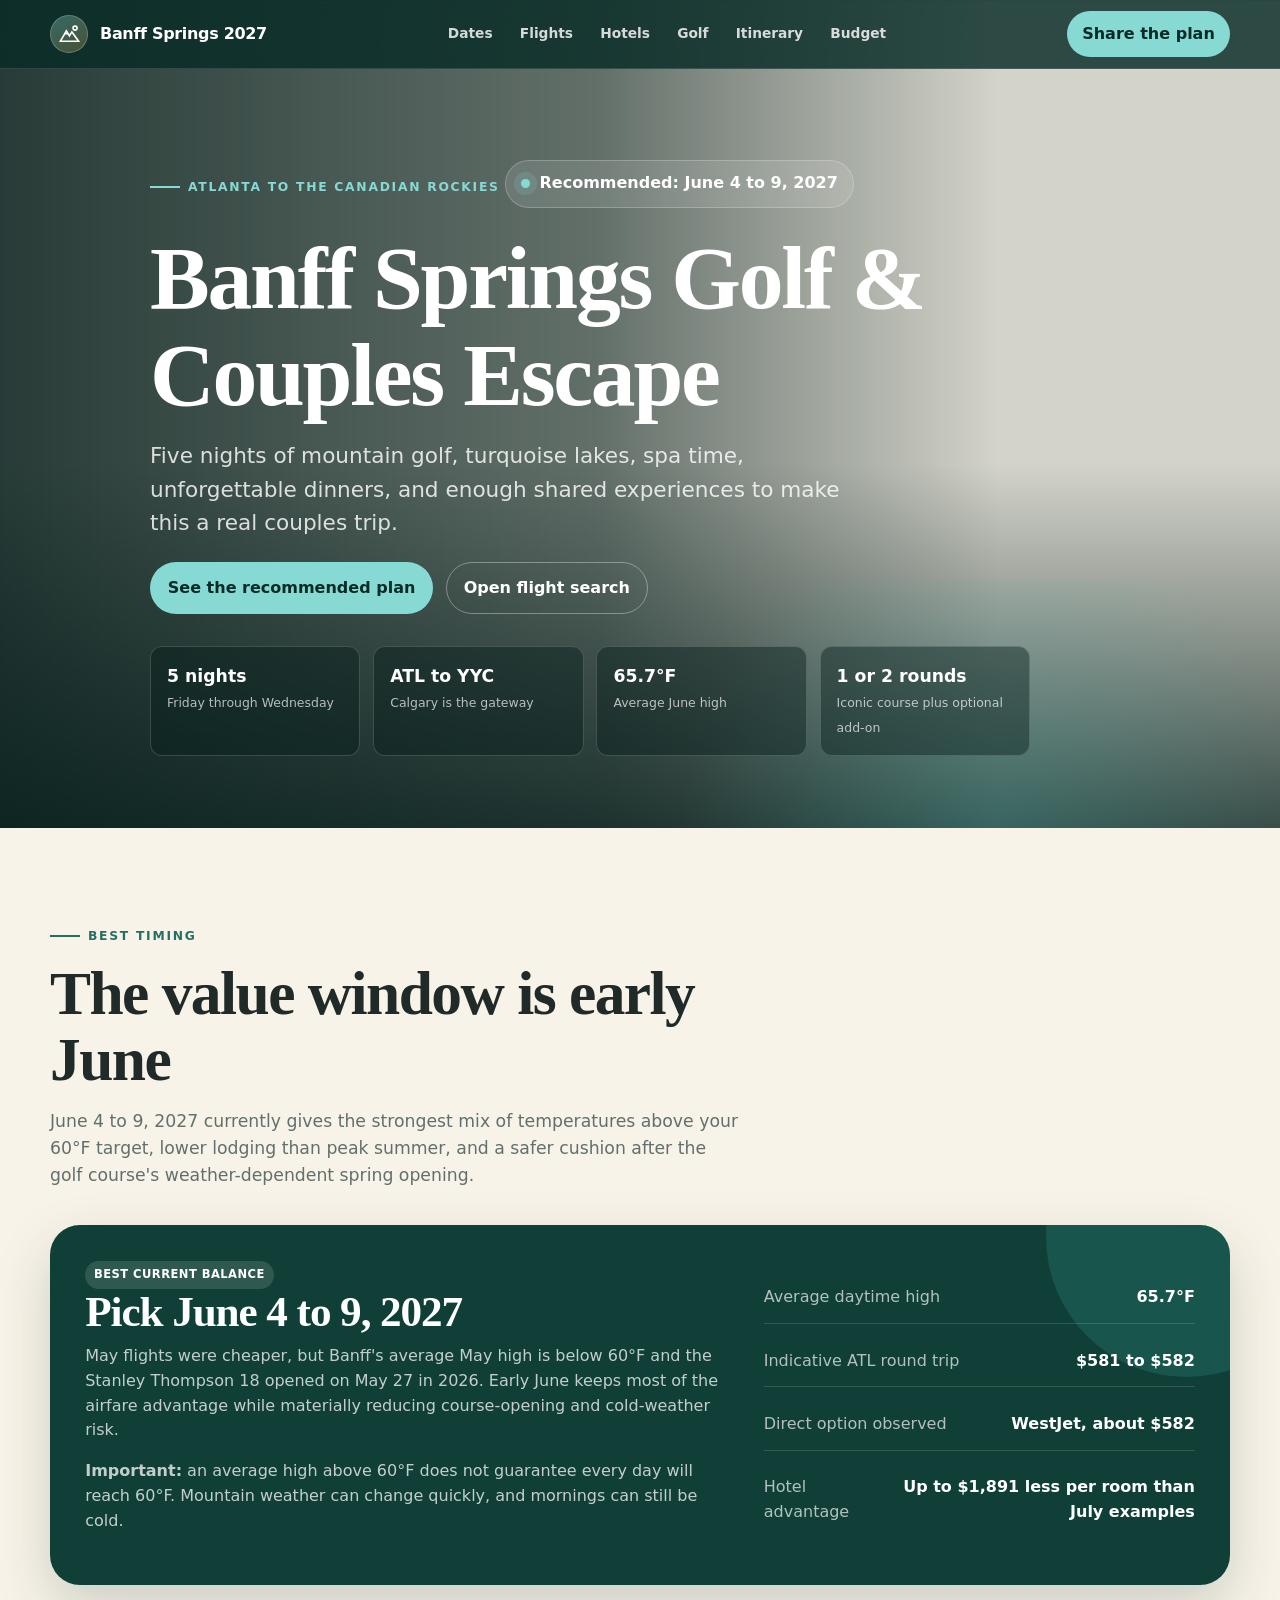
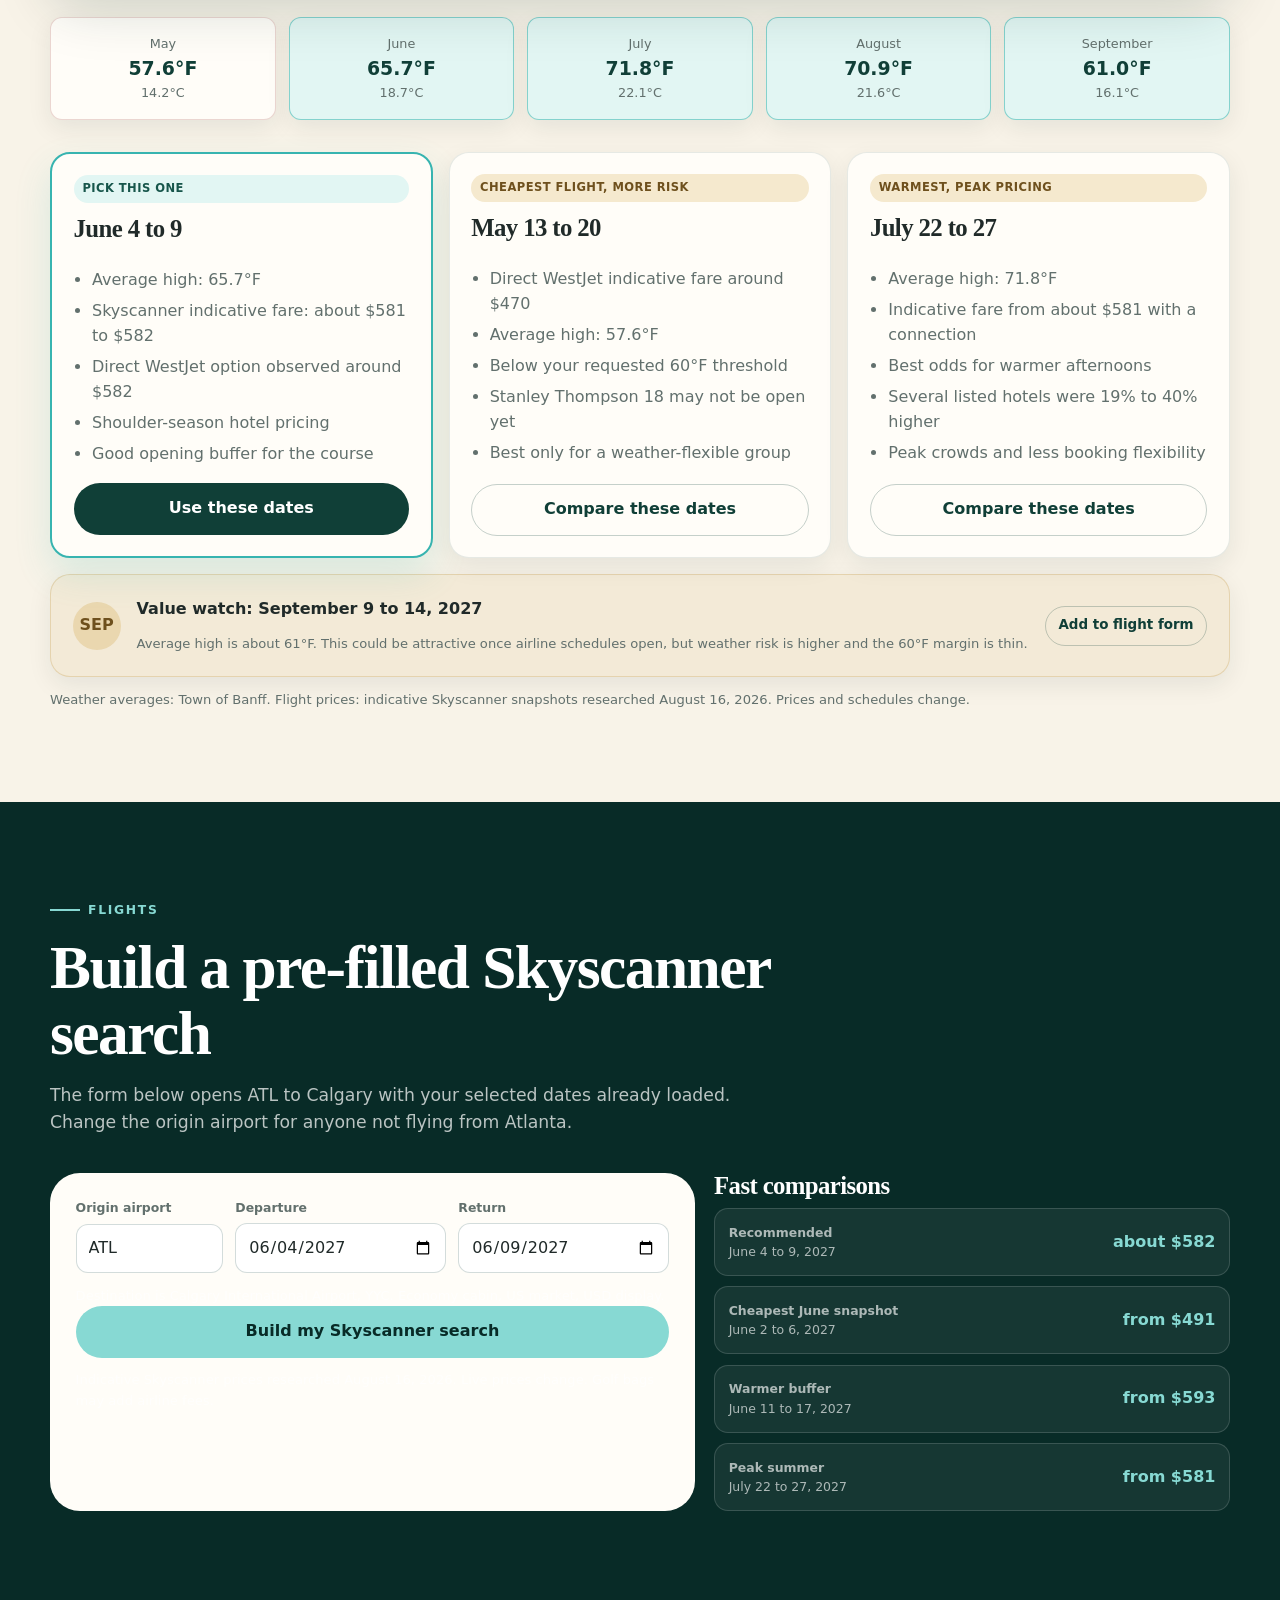
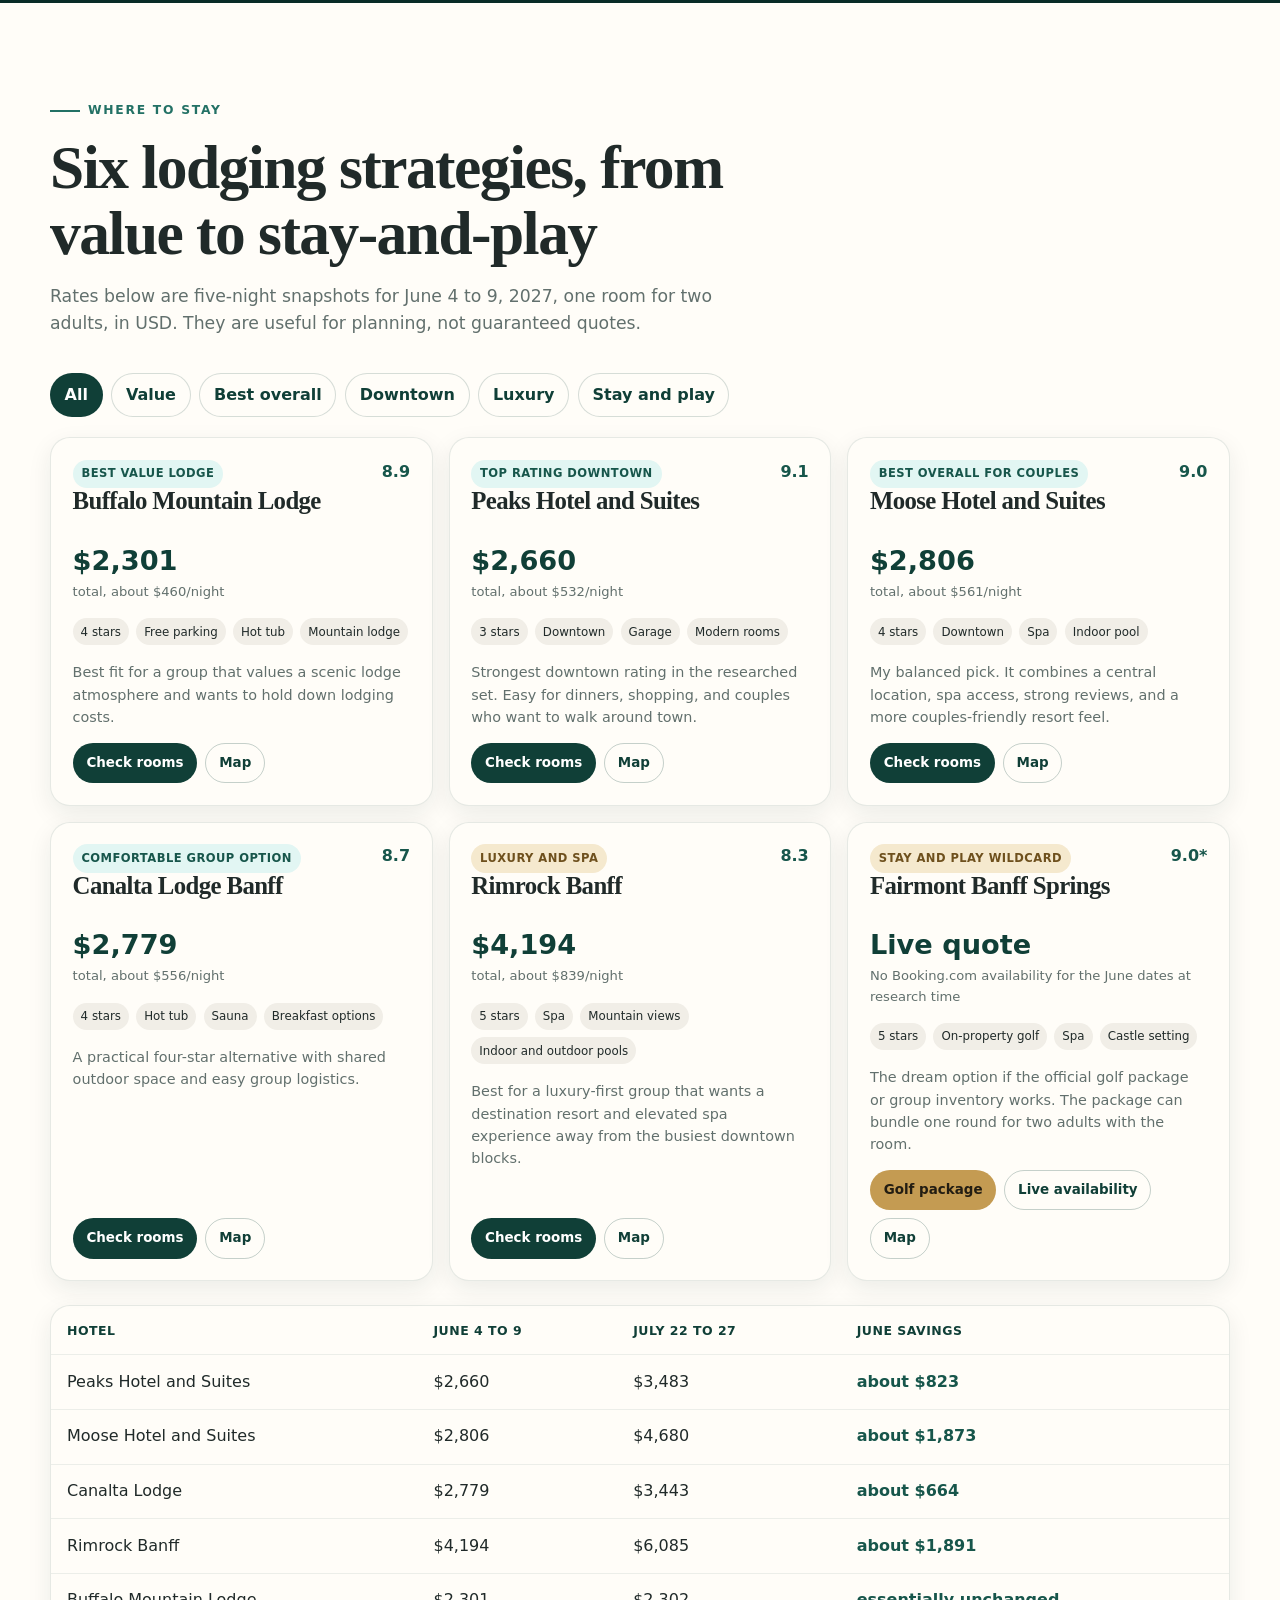
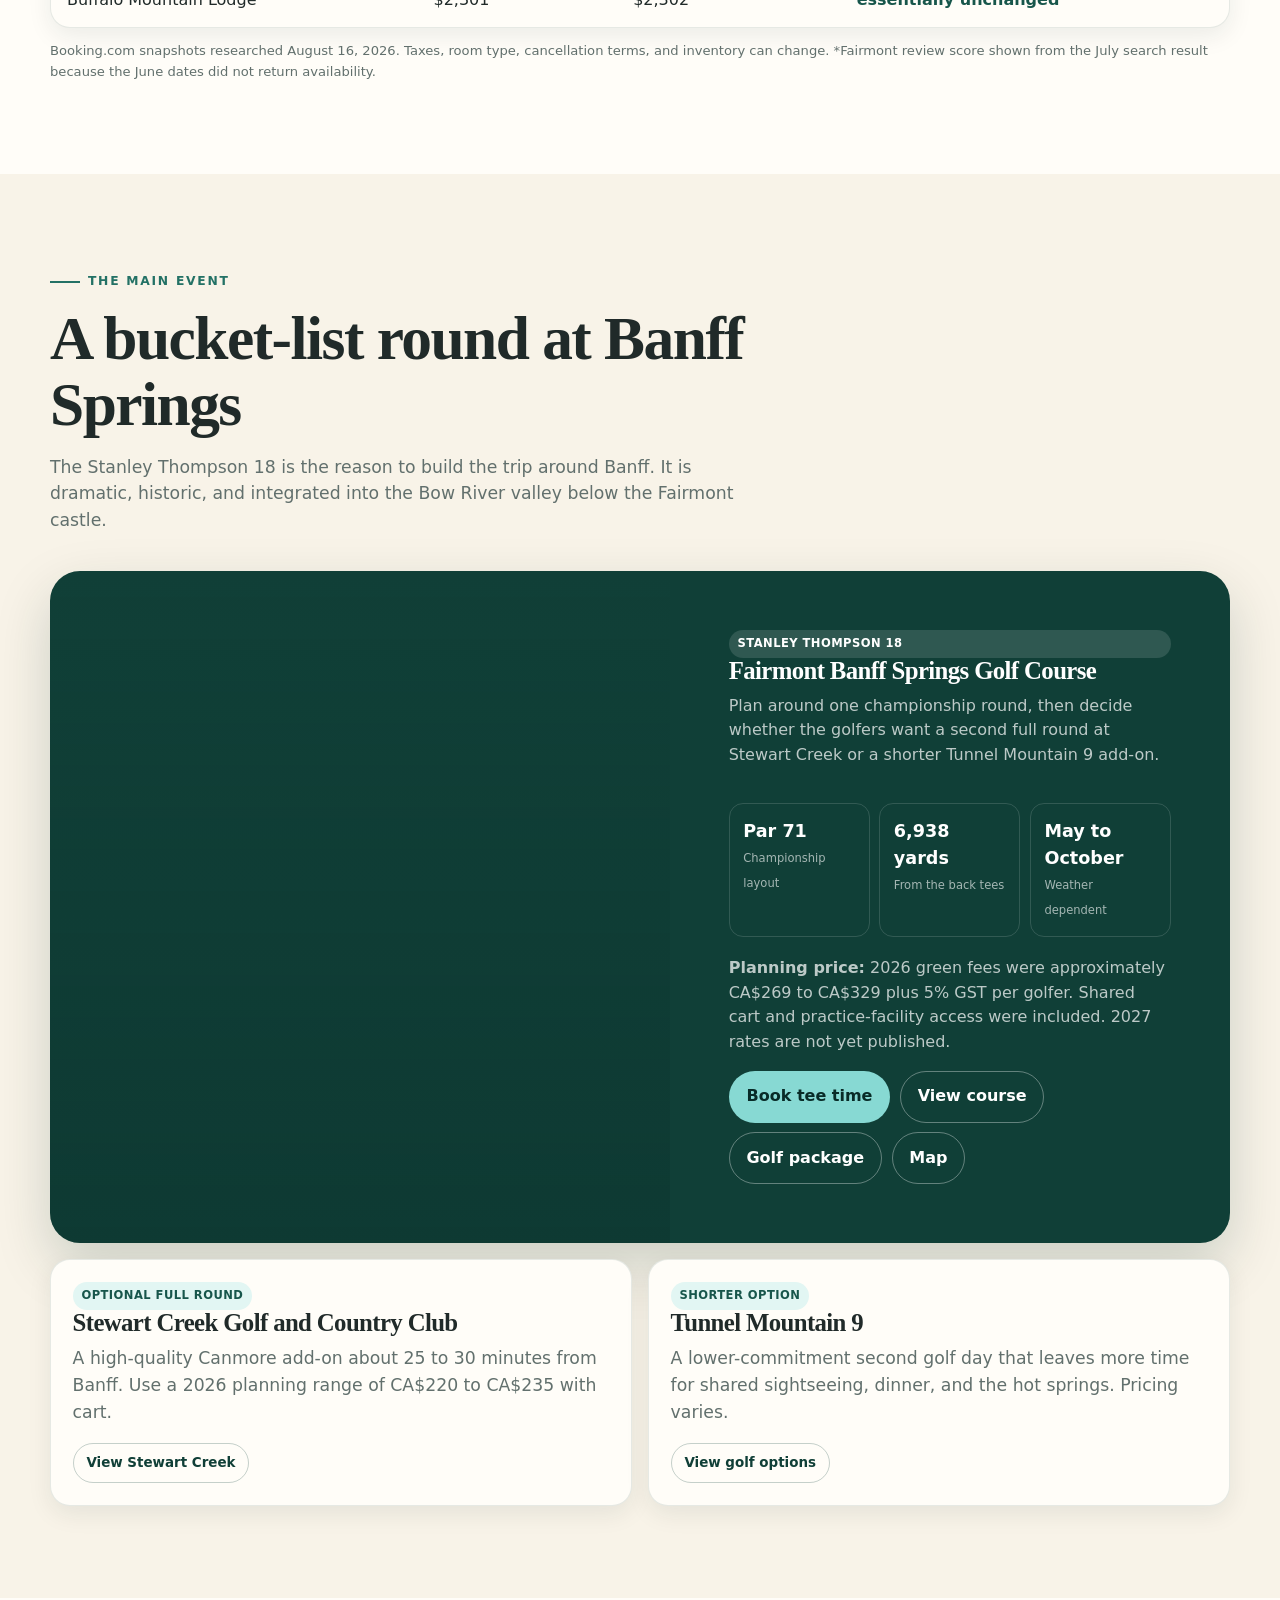
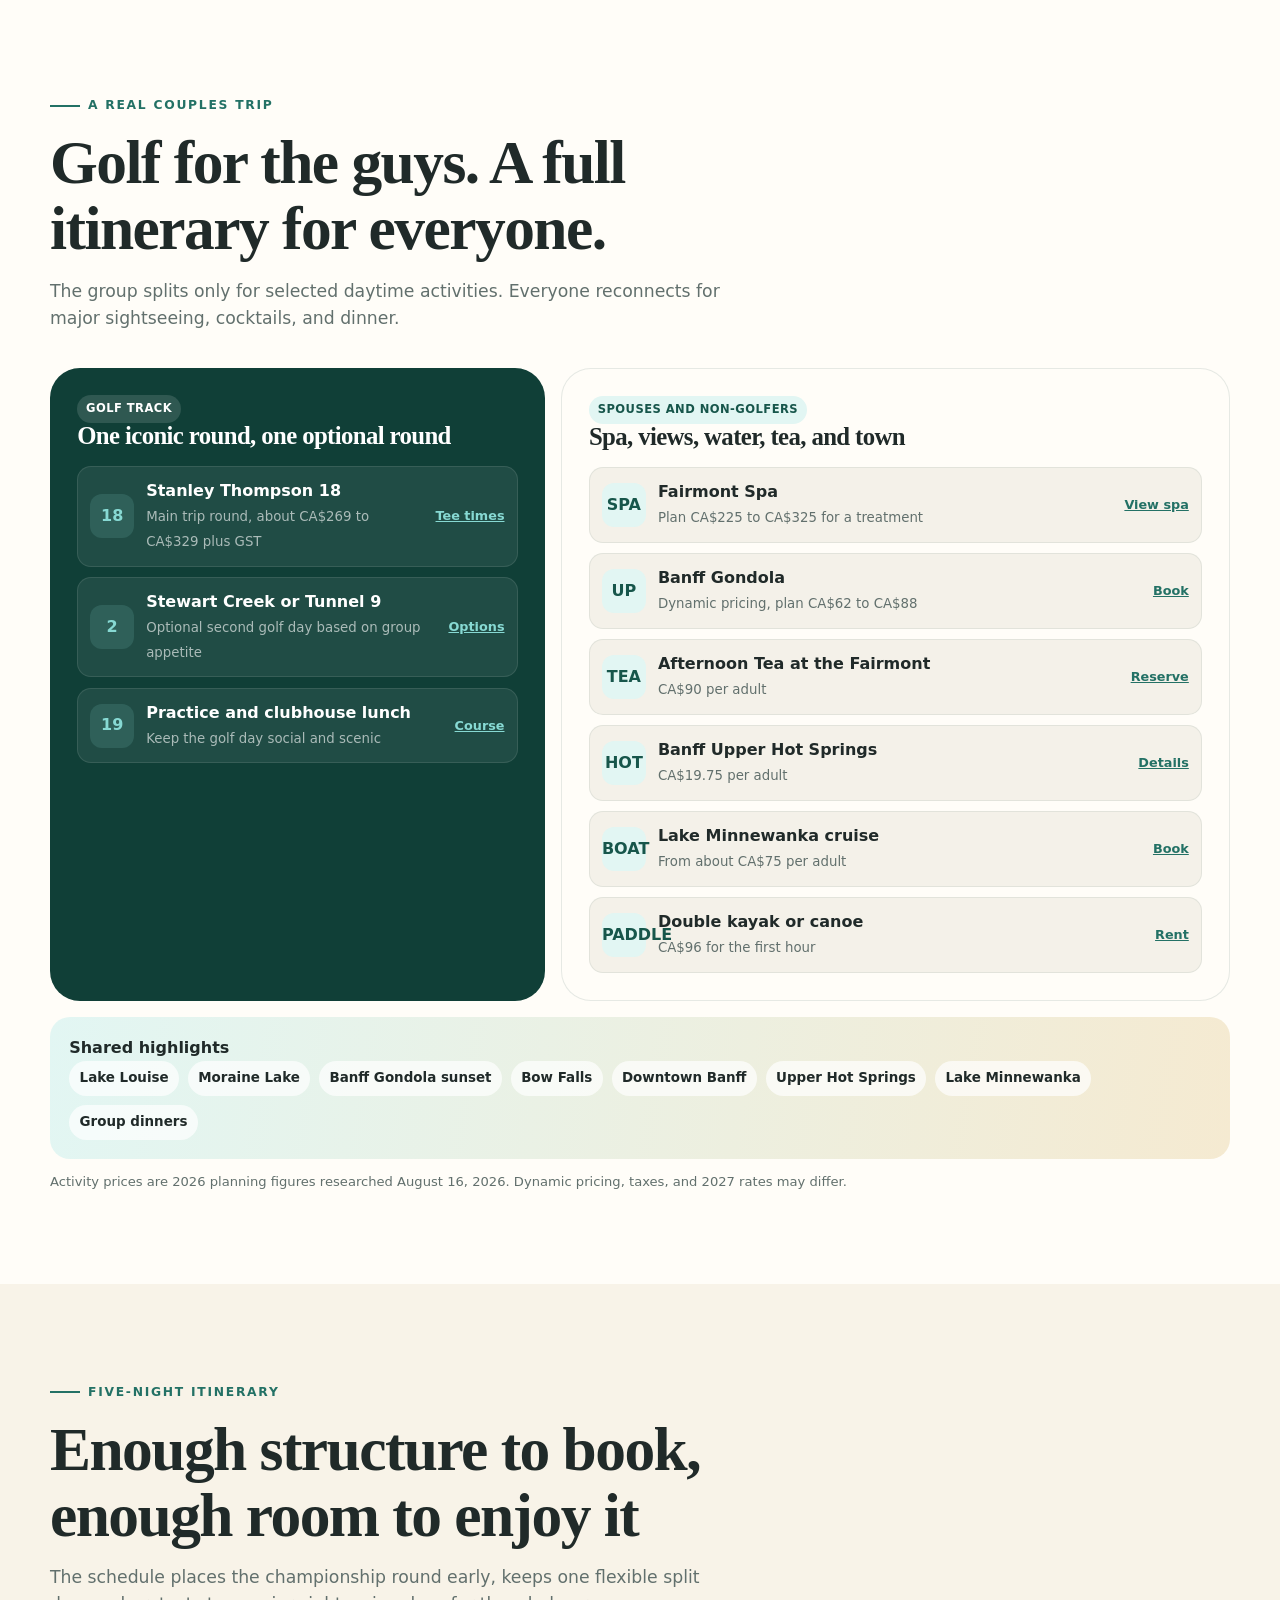
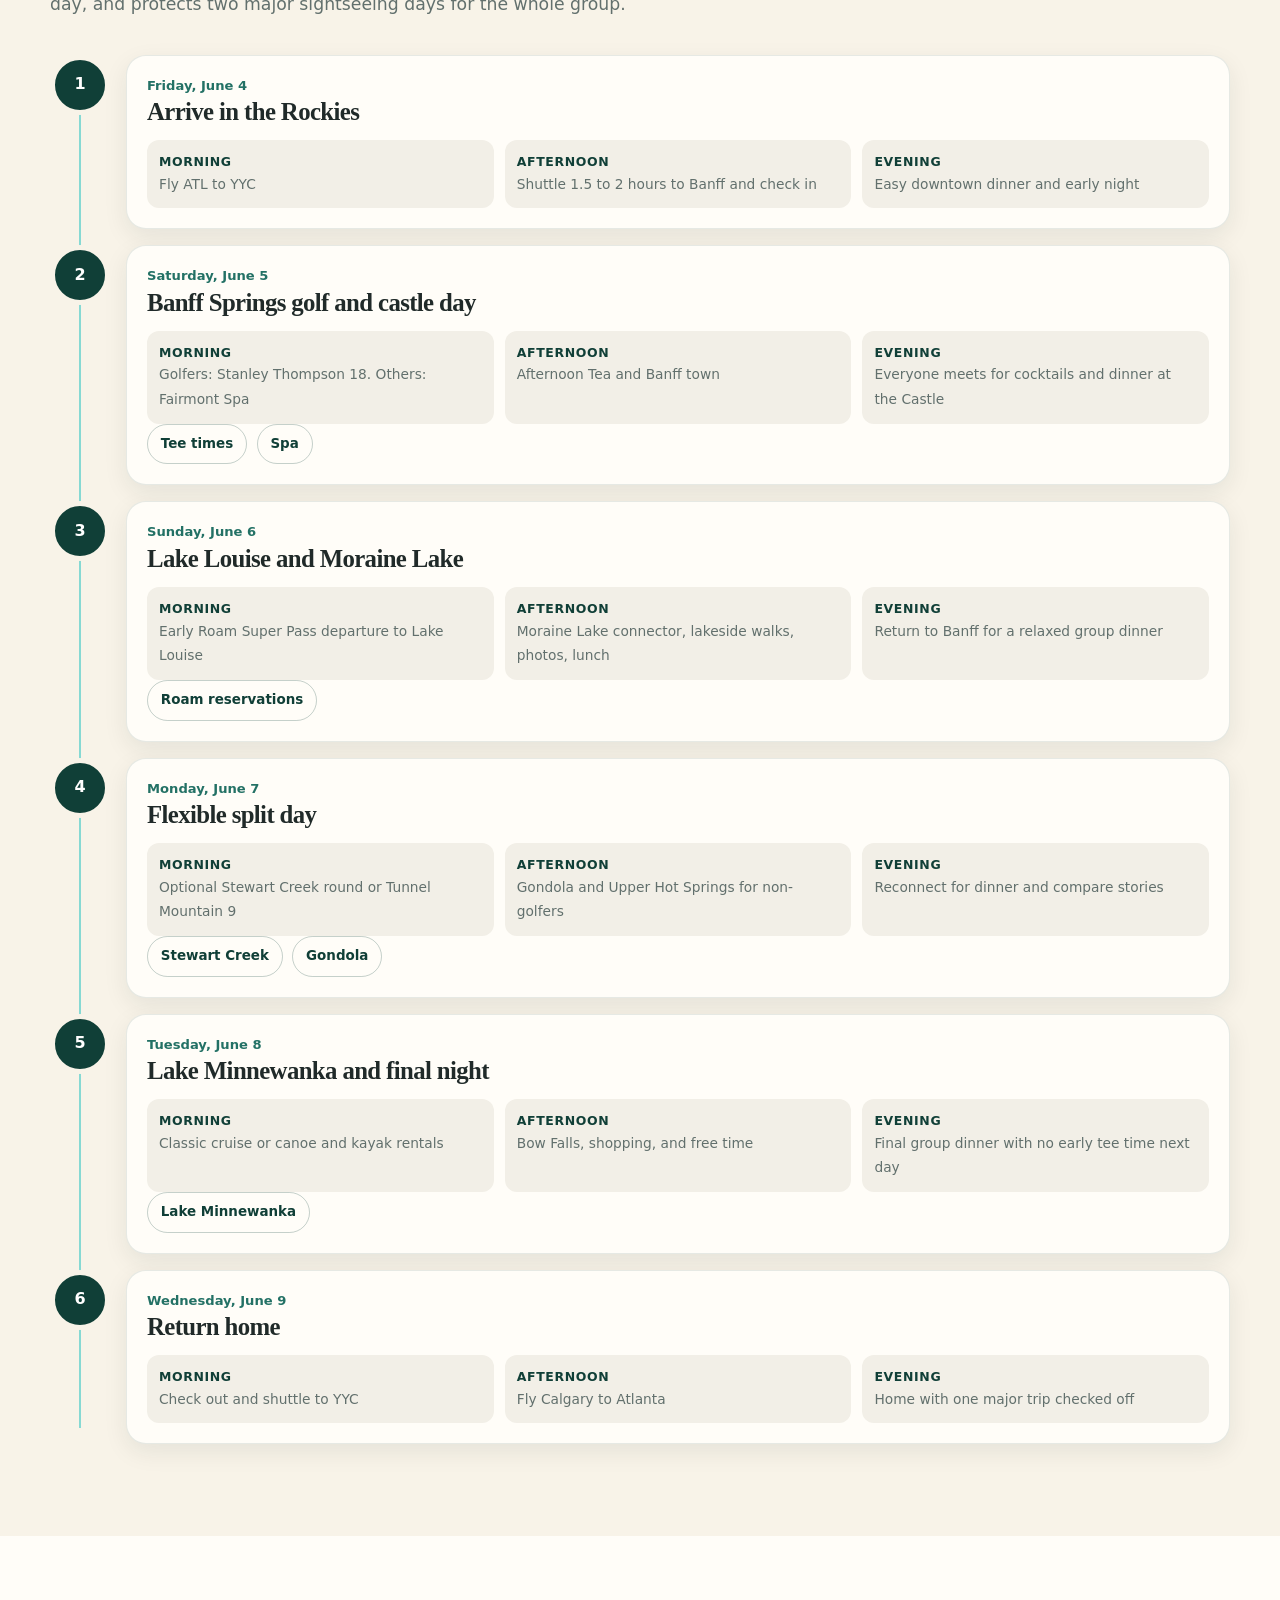
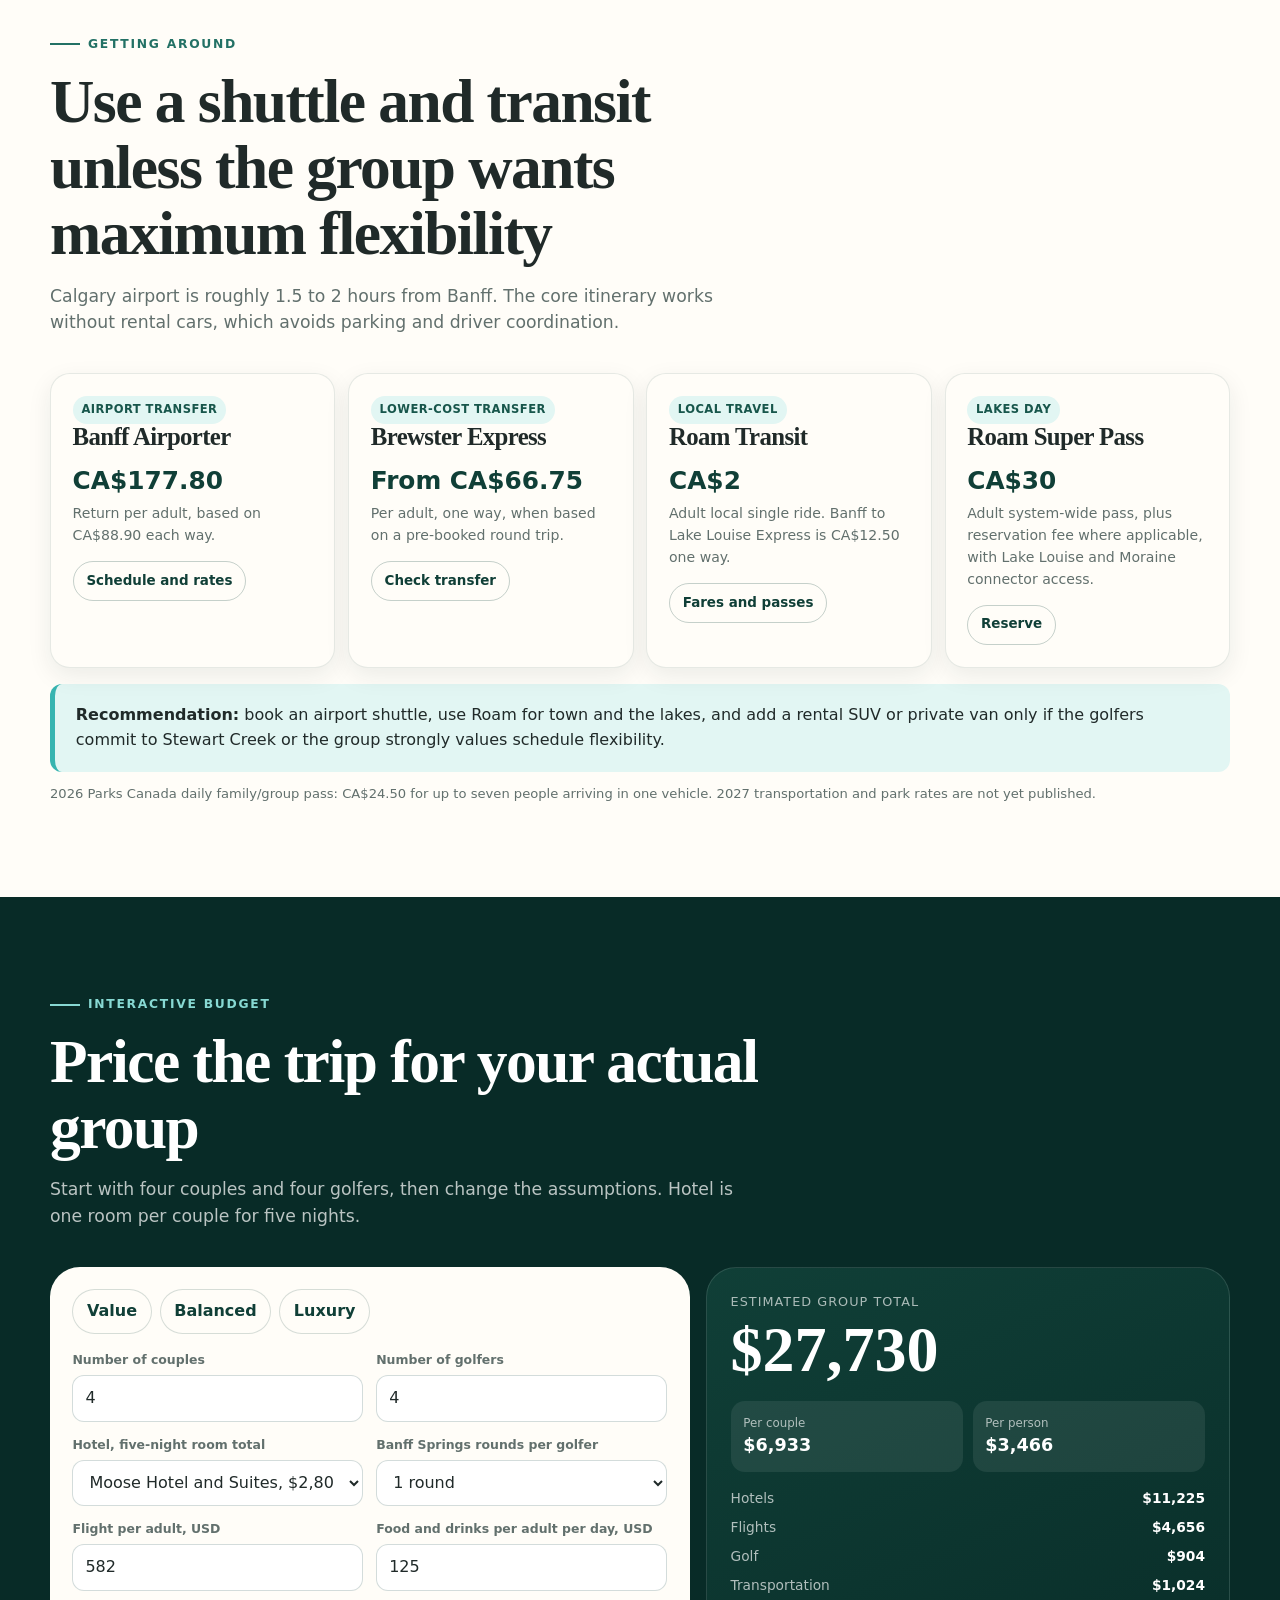
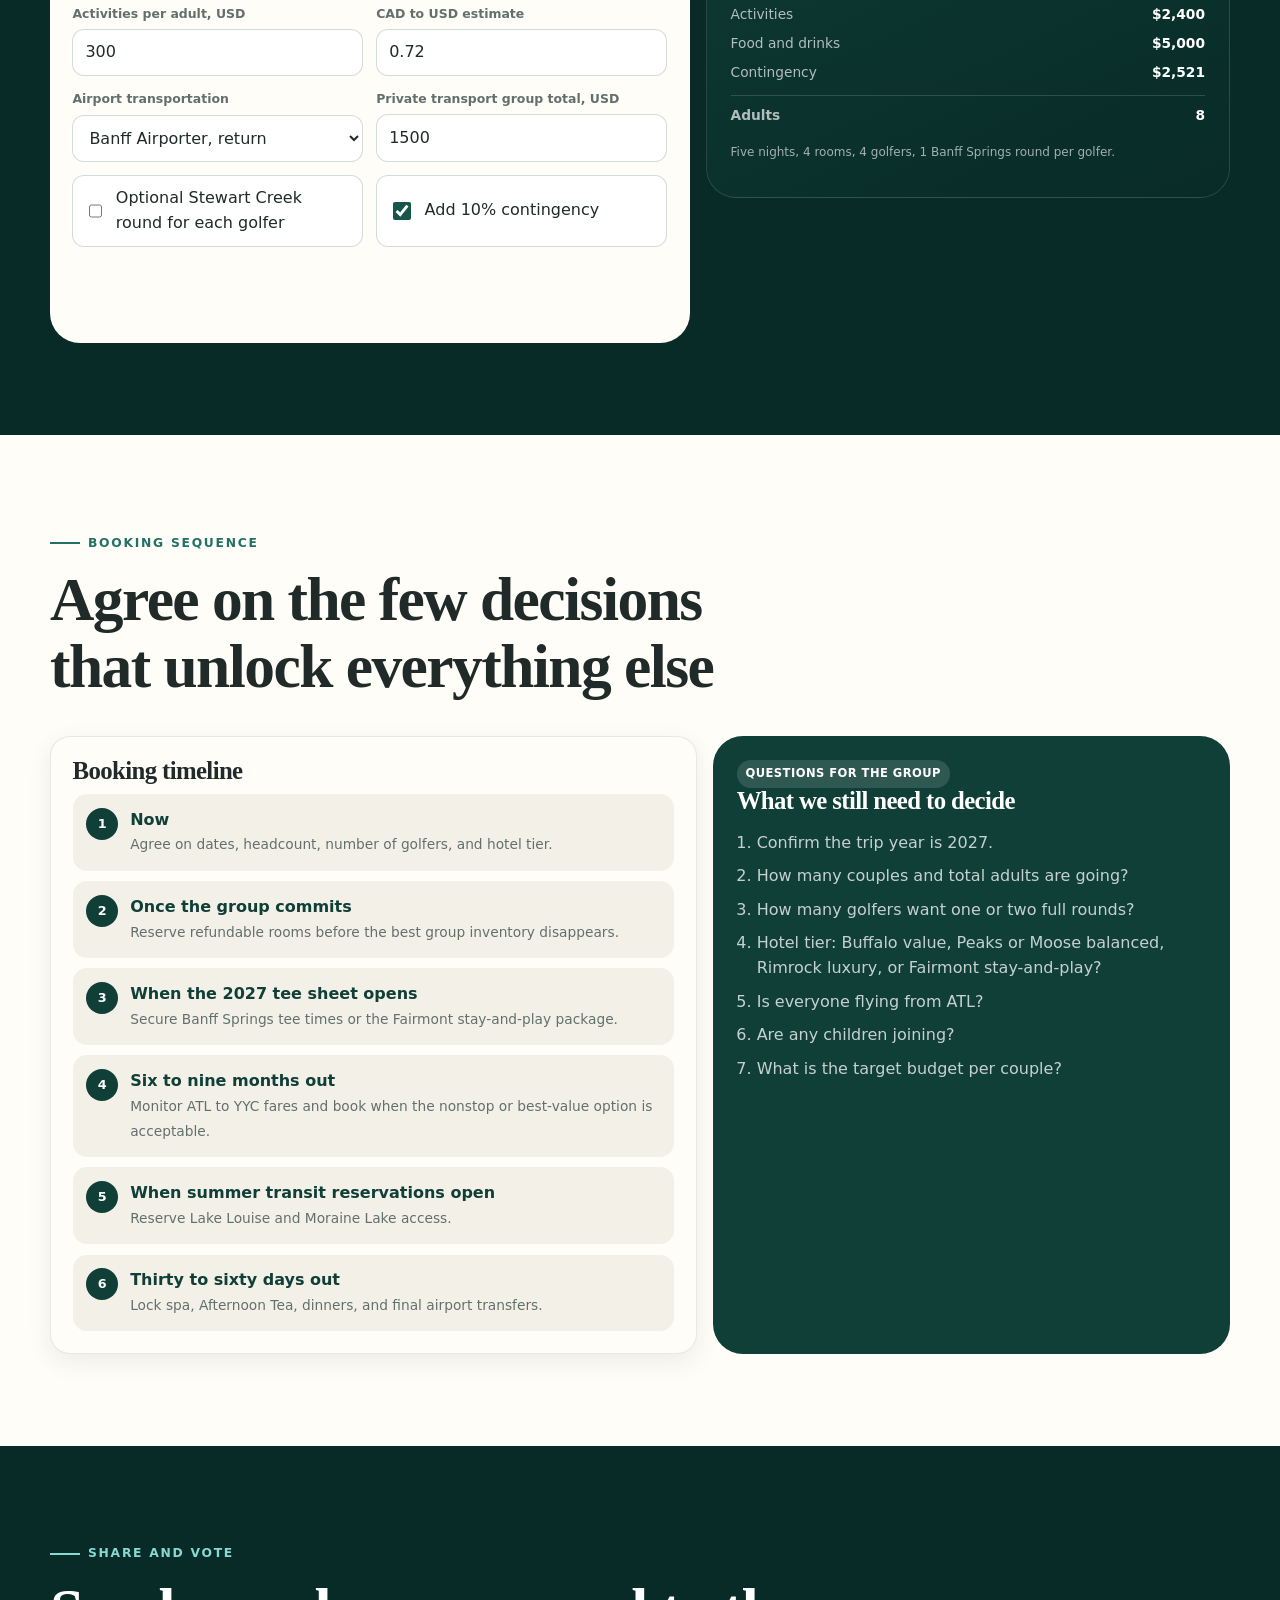
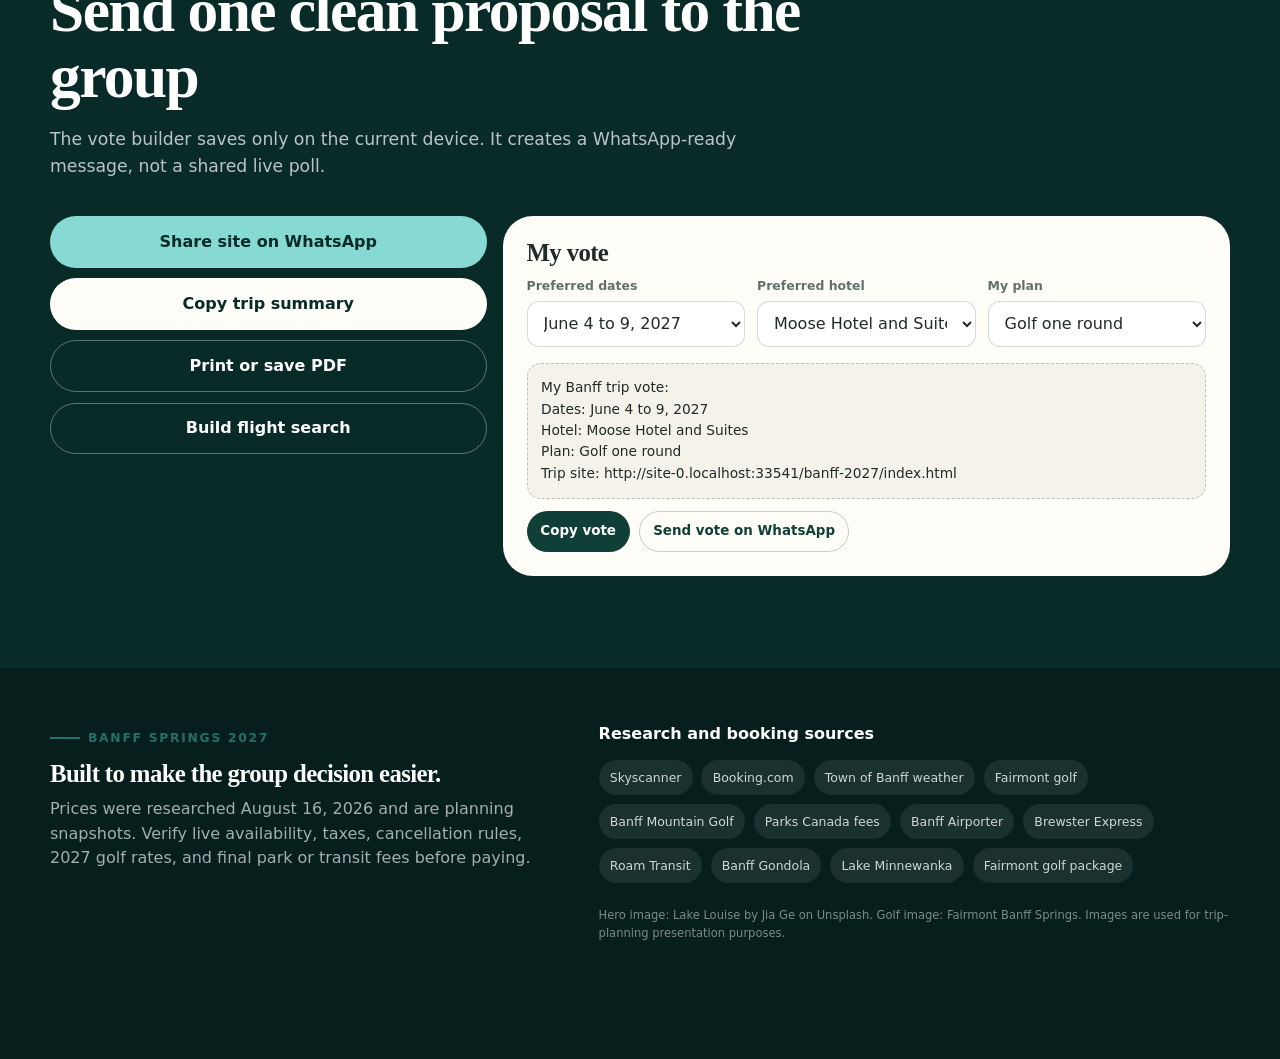
<file: banff-2027/index.html>
<!doctype html>
<html lang="en">
<head>
  <meta charset="utf-8">
  <meta name="viewport" content="width=device-width, initial-scale=1">
  <meta name="description" content="A researched Banff Springs golf and couples trip proposal with flights, hotels, golf, activities, itinerary, transportation, and an interactive budget.">
  <meta name="theme-color" content="#103f37">
  <title>Banff Springs Golf & Couples Escape 2027</title>
  <link rel="stylesheet" href="styles-1.css">
  <link rel="stylesheet" href="styles-2.css">
  <link rel="stylesheet" href="styles-3.css">
</head>
<body>
  <div id="site-root" aria-busy="true"><div class="site-loader"><strong>Banff Springs 2027</strong><span>Loading the trip plan...</span></div></div>
  <noscript>This trip planner requires JavaScript for the interactive budget, flight search, and group vote.</noscript>
  <script src="loader.js"></script>
</body>
</html>
</file>
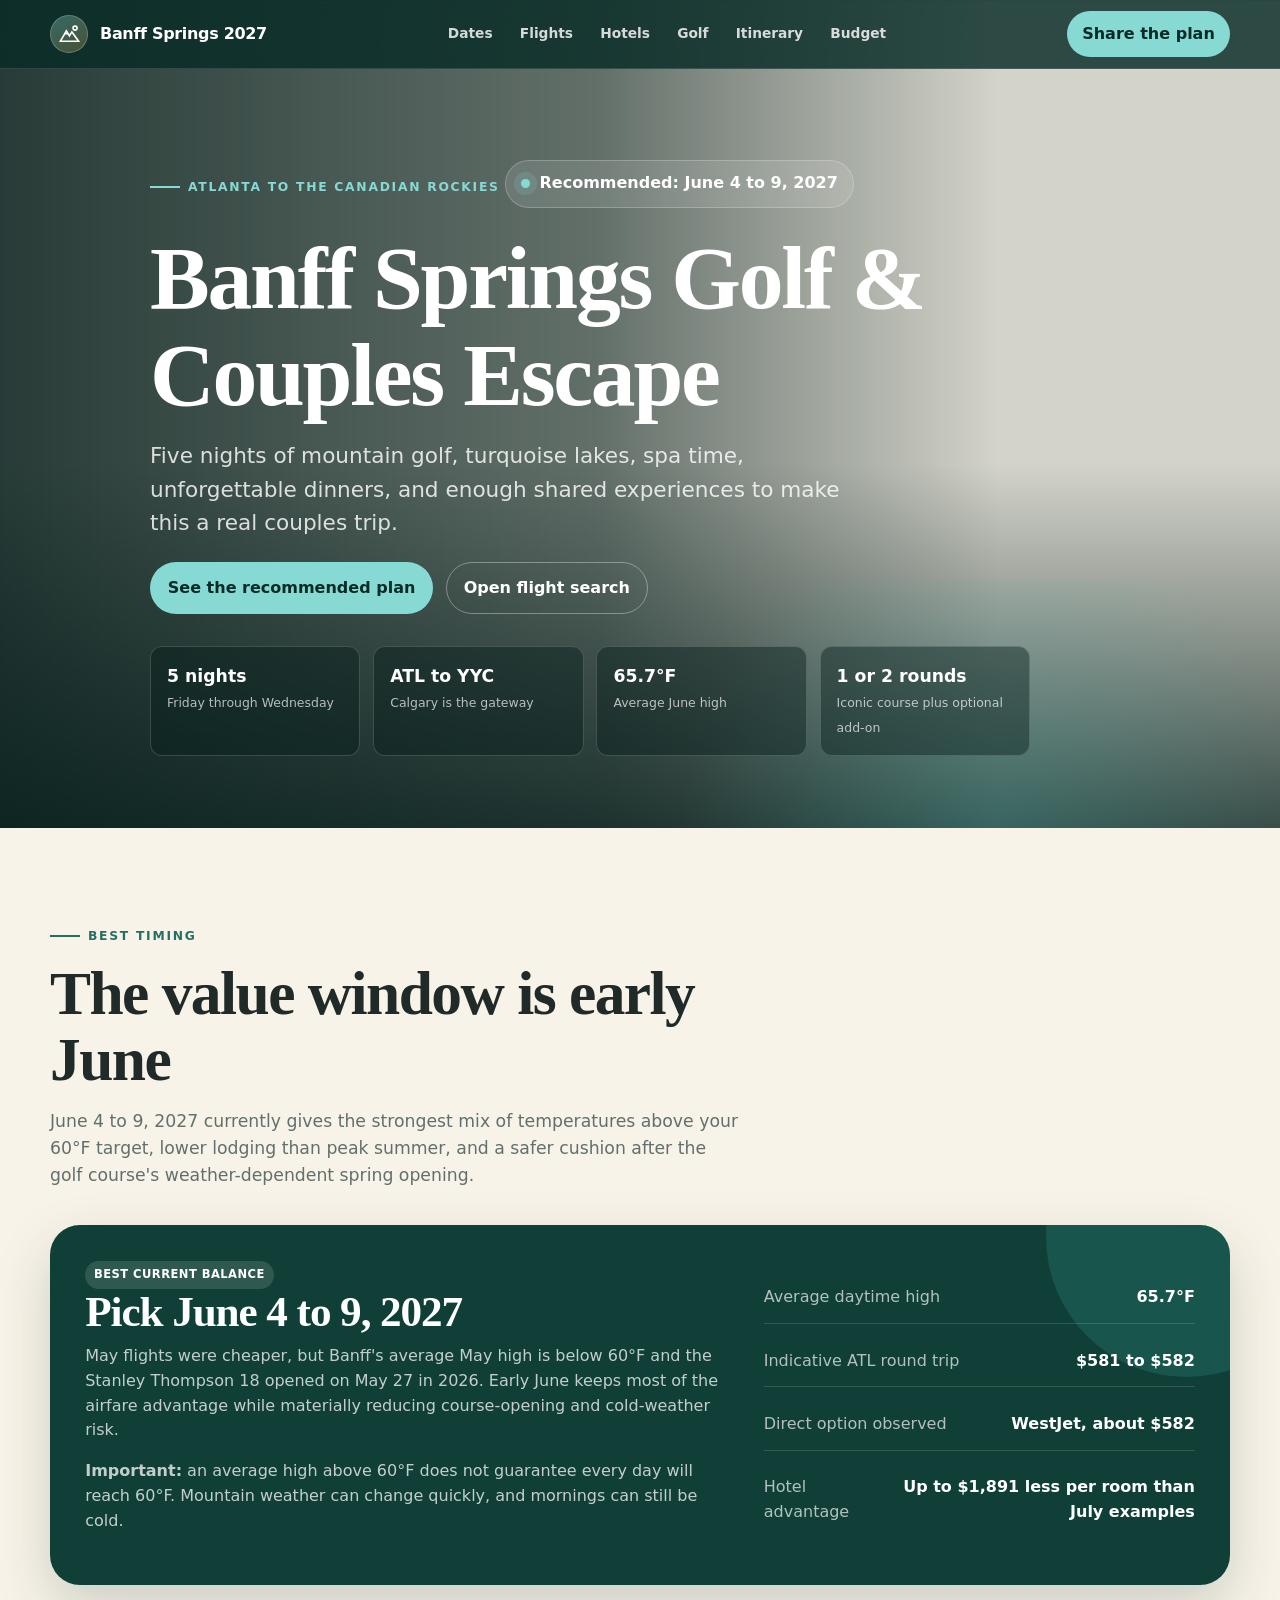
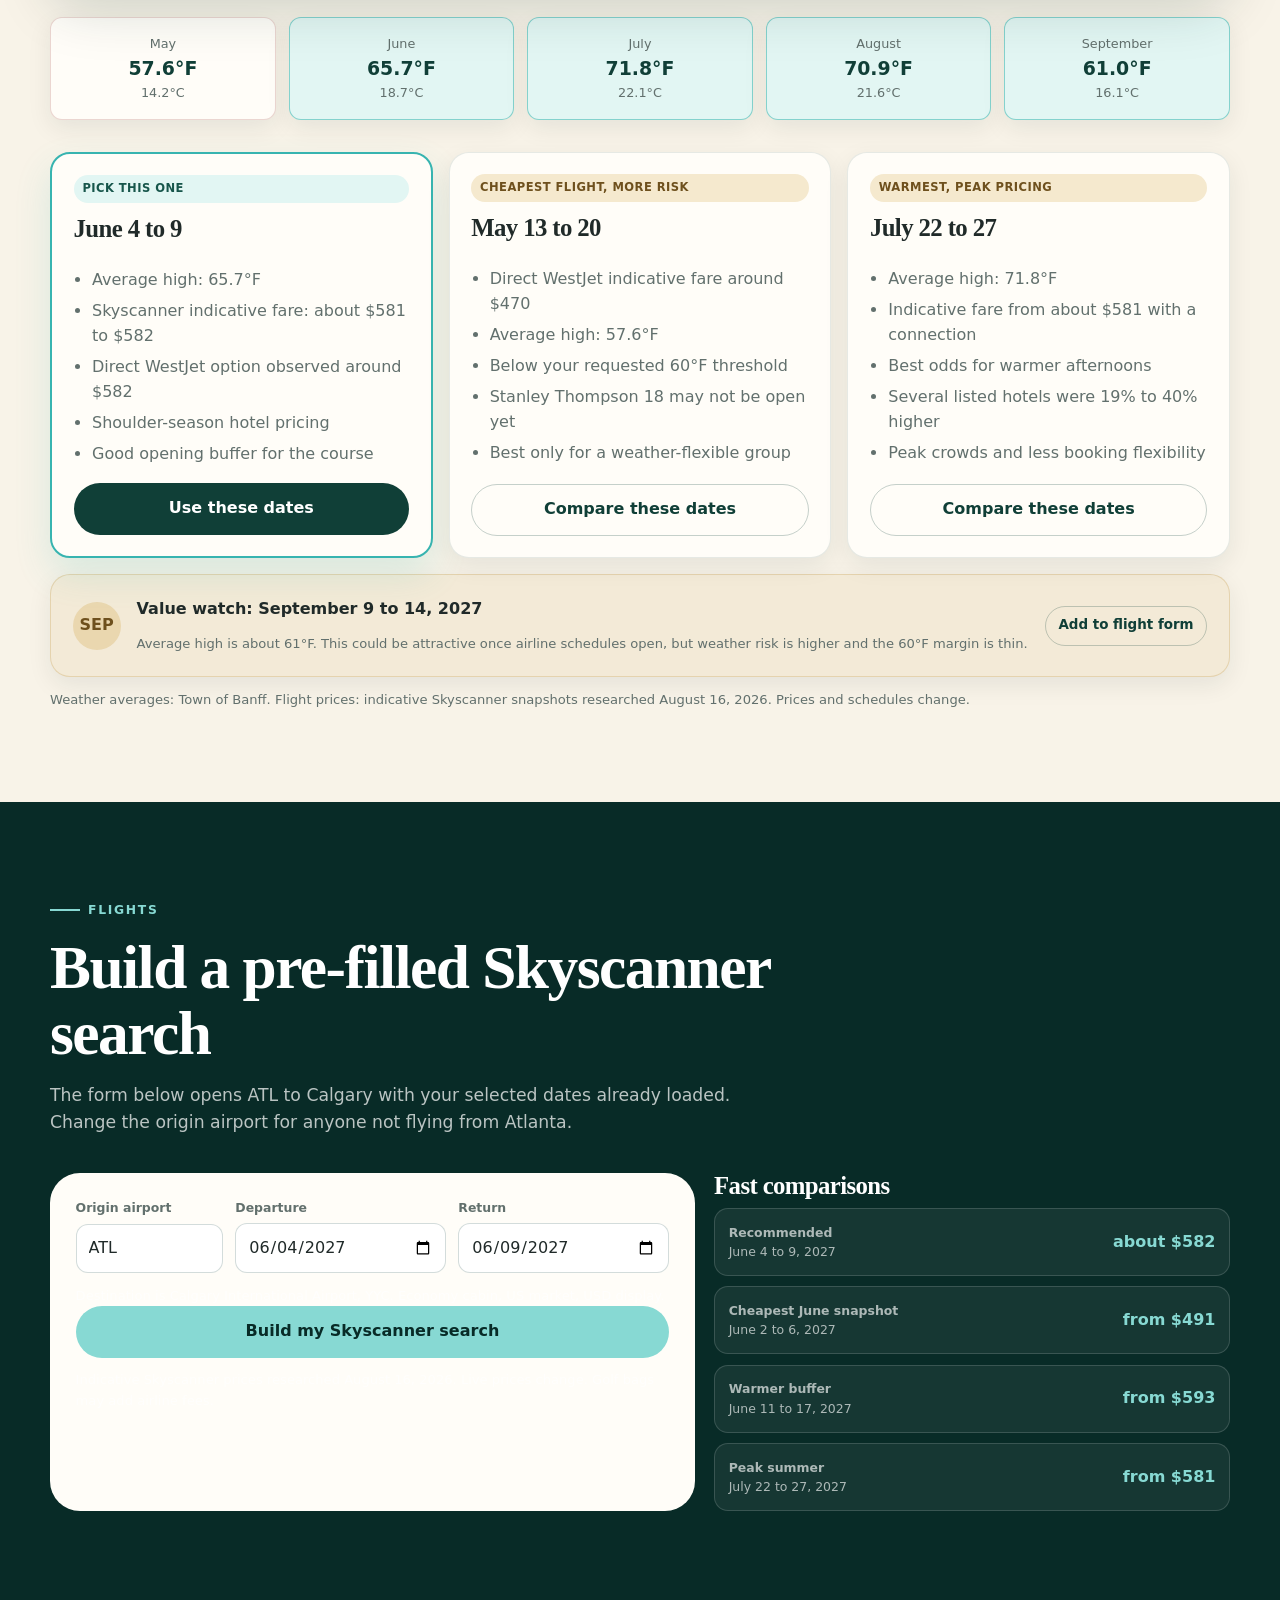
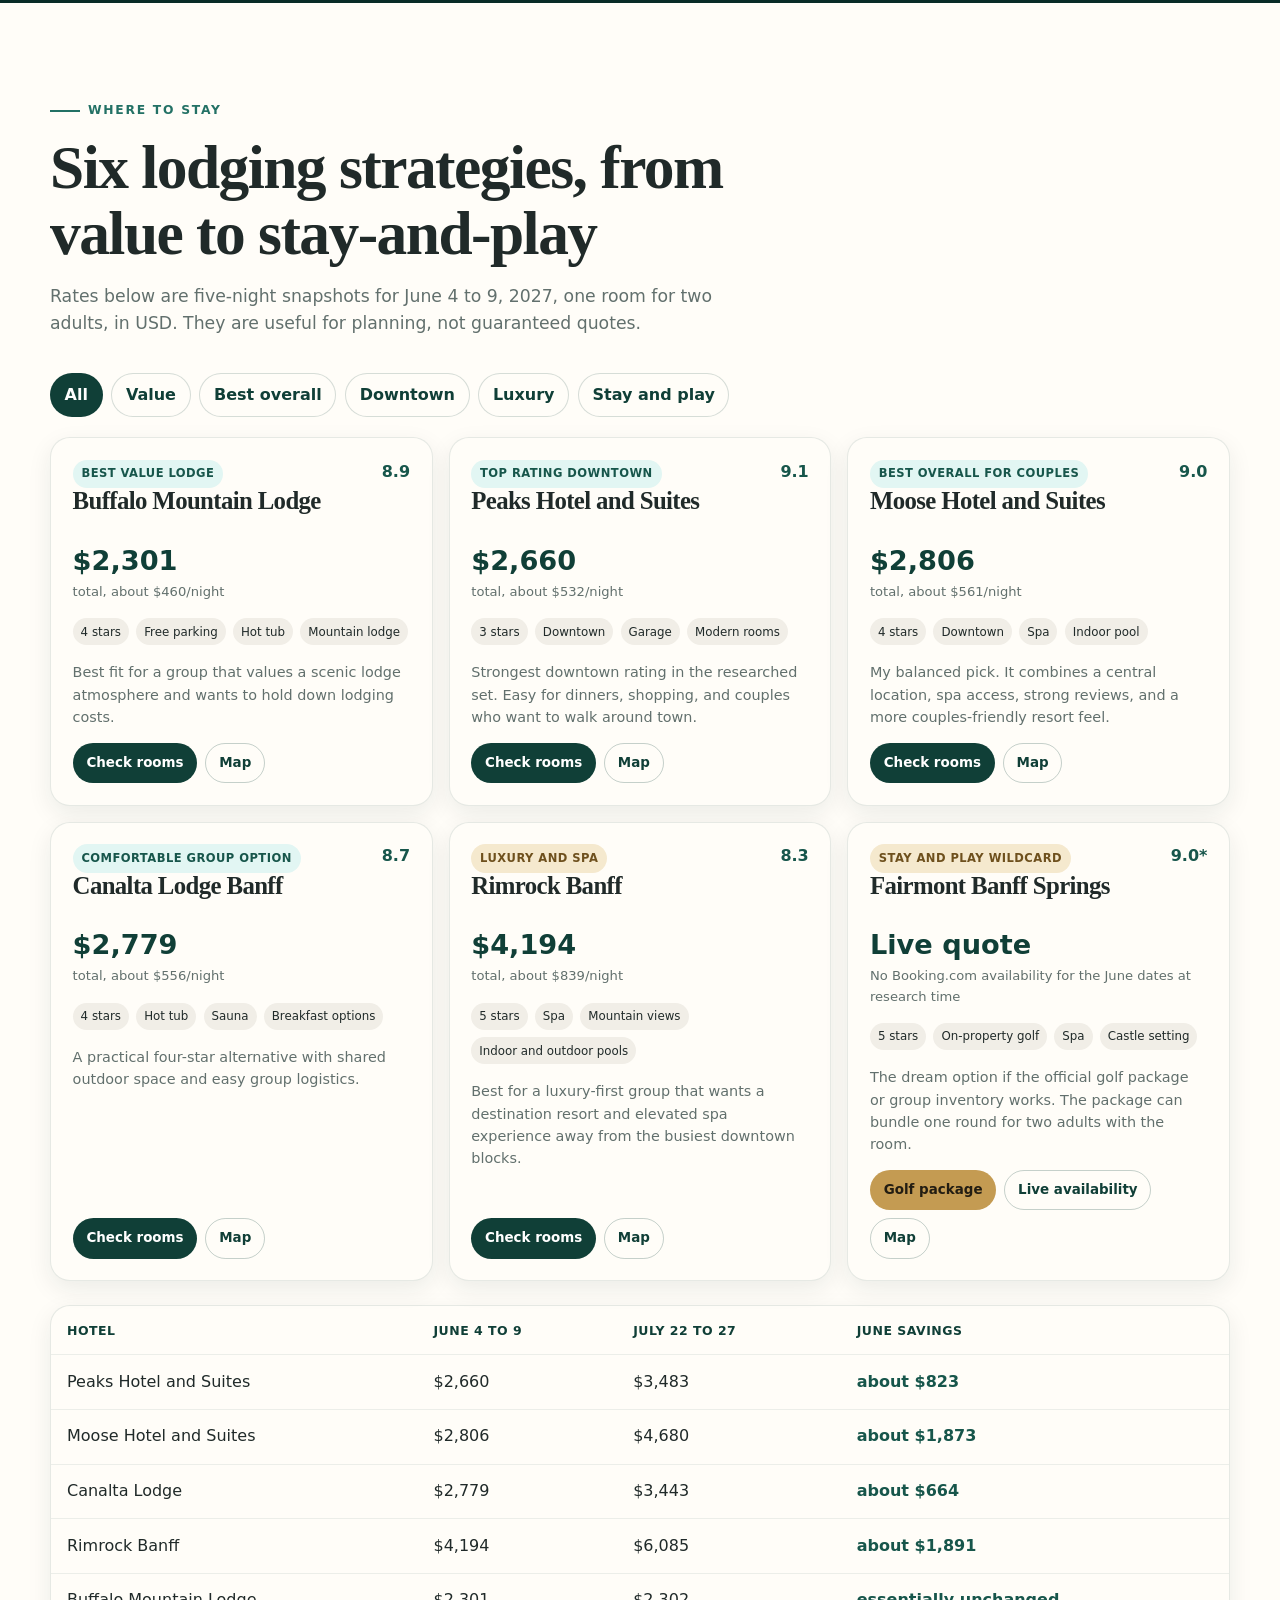
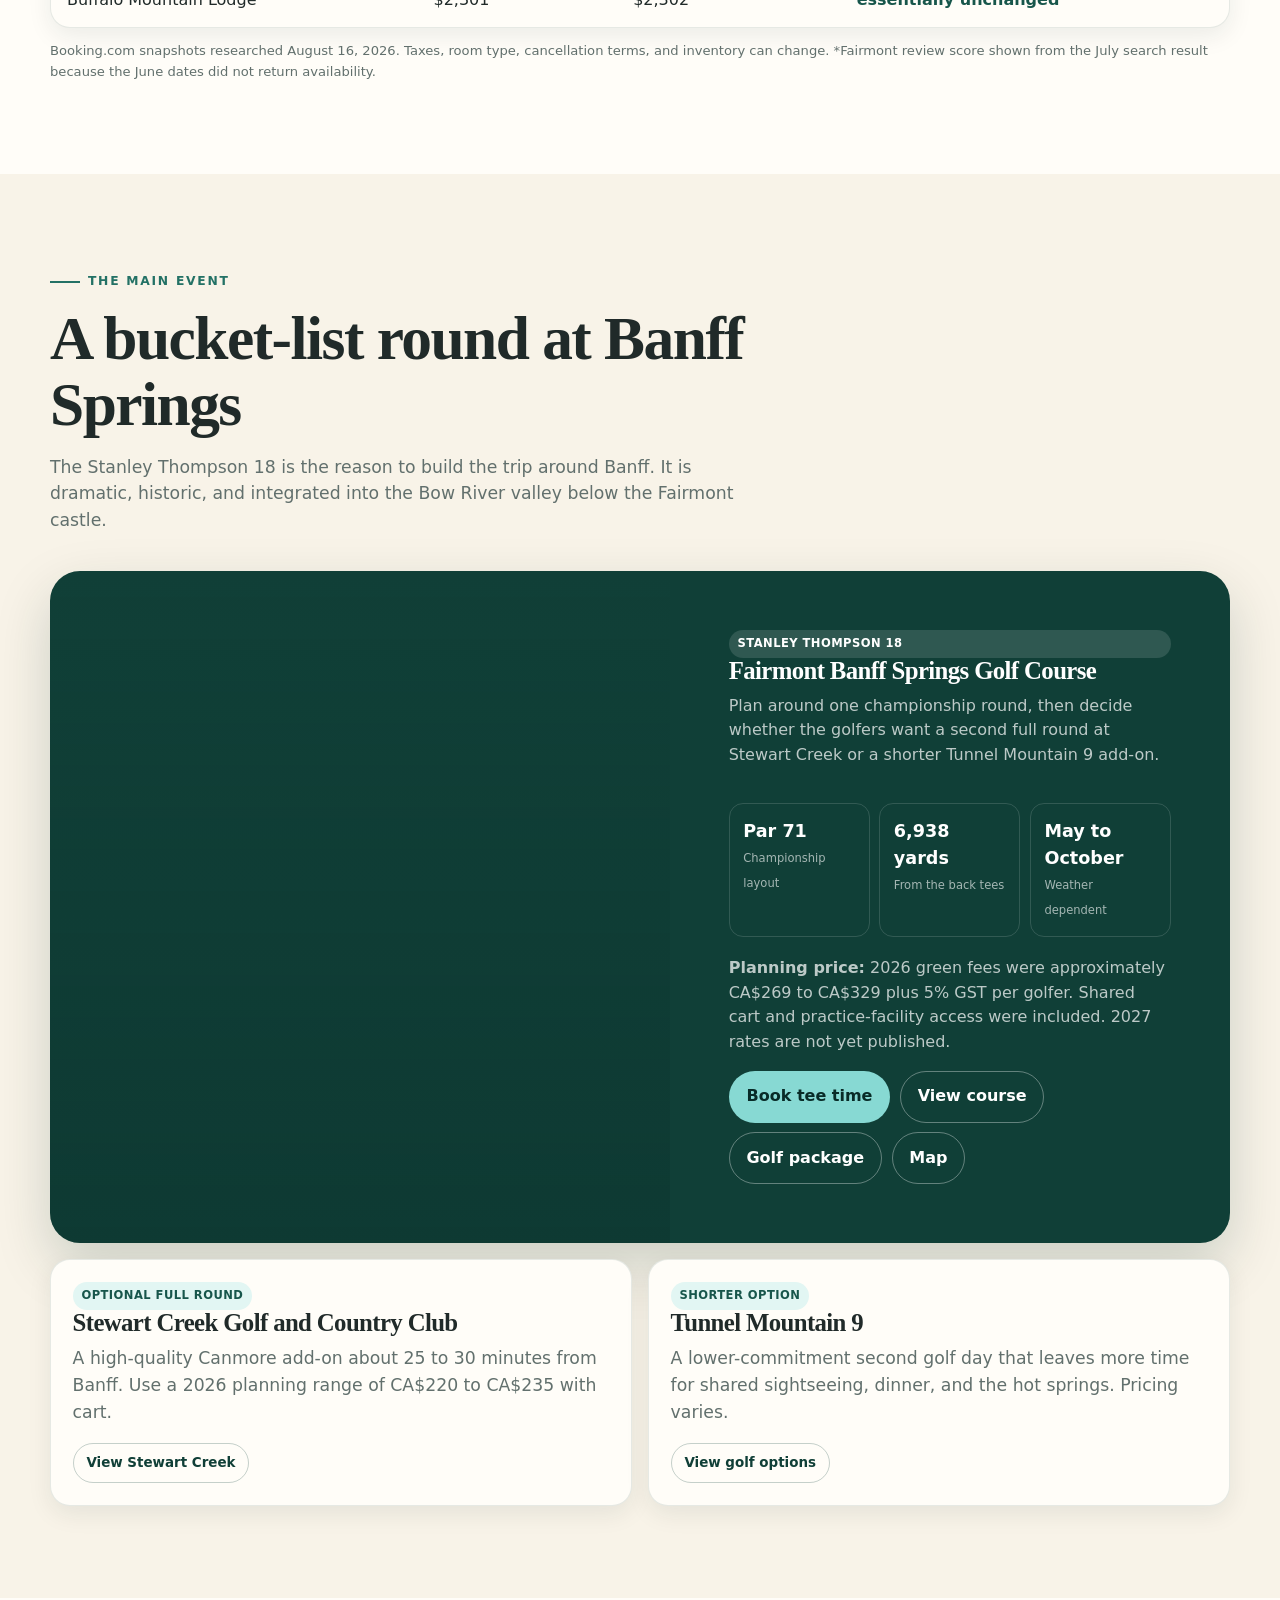
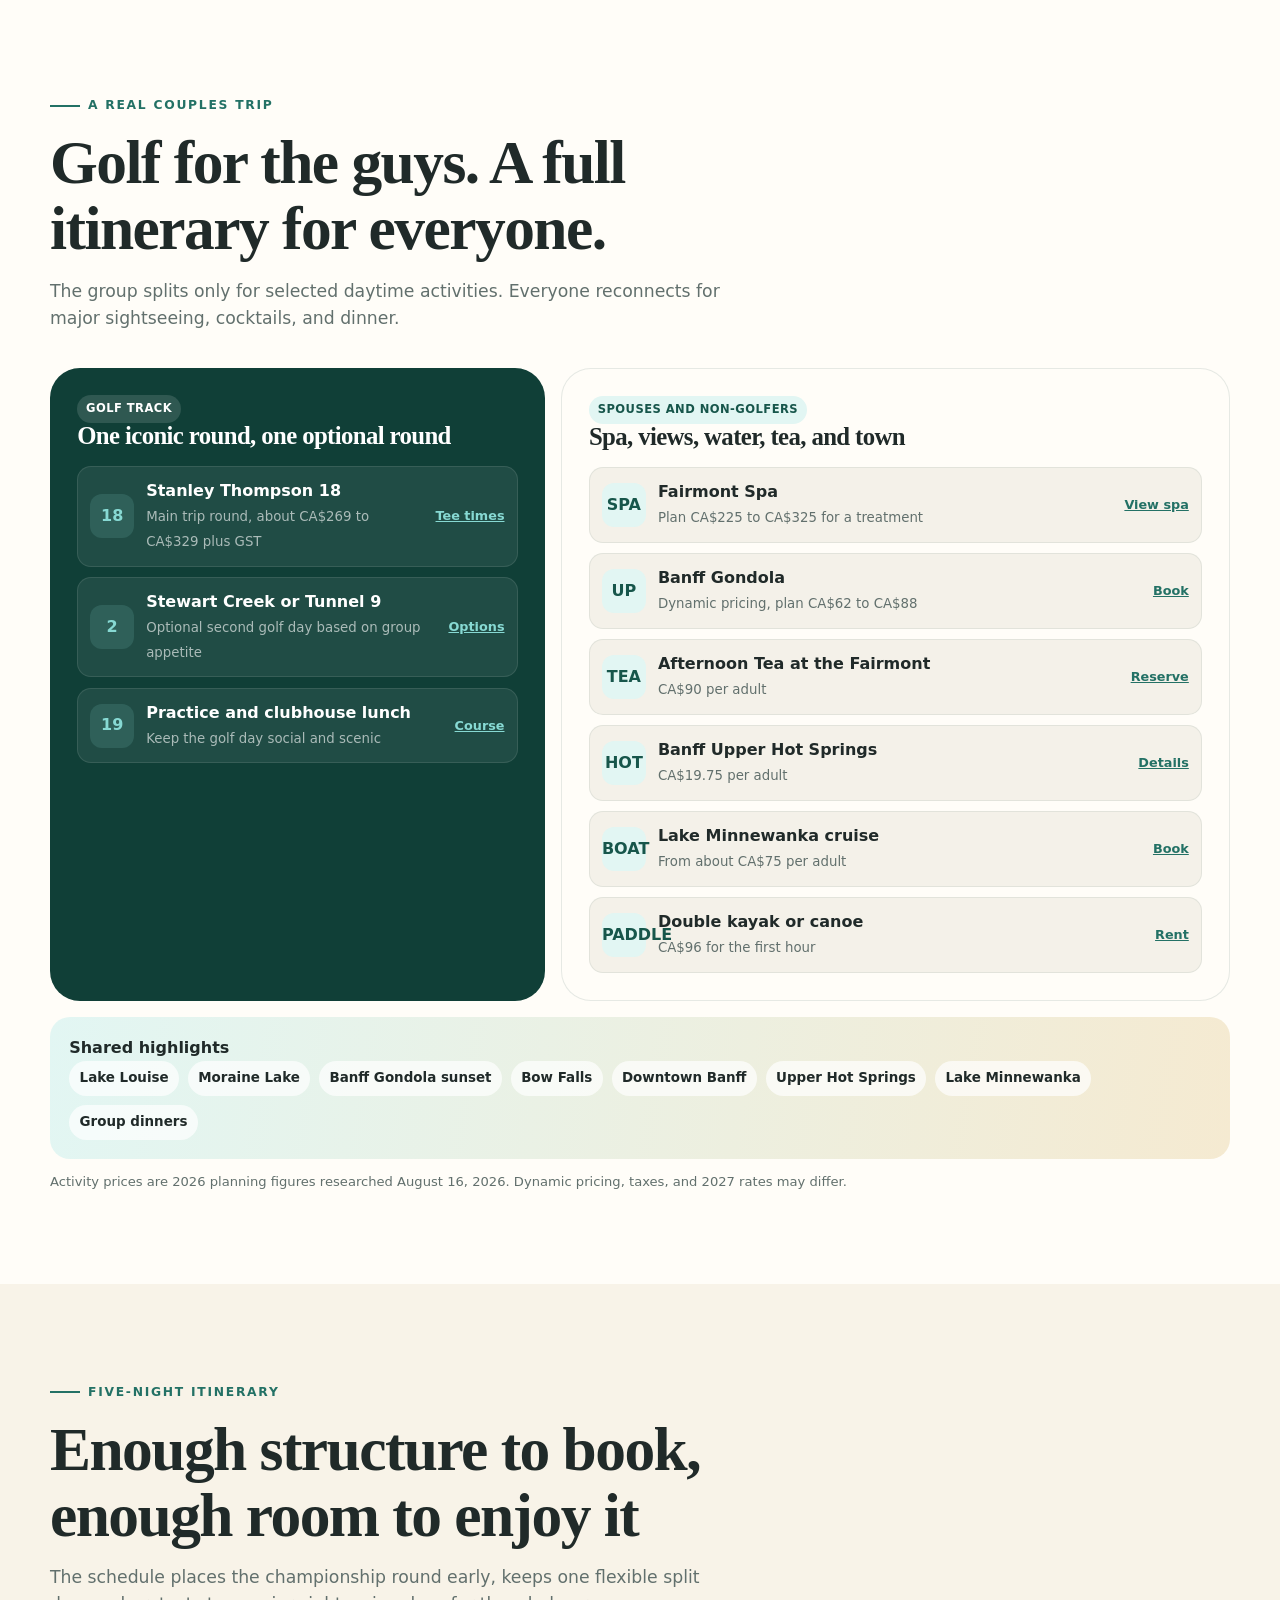
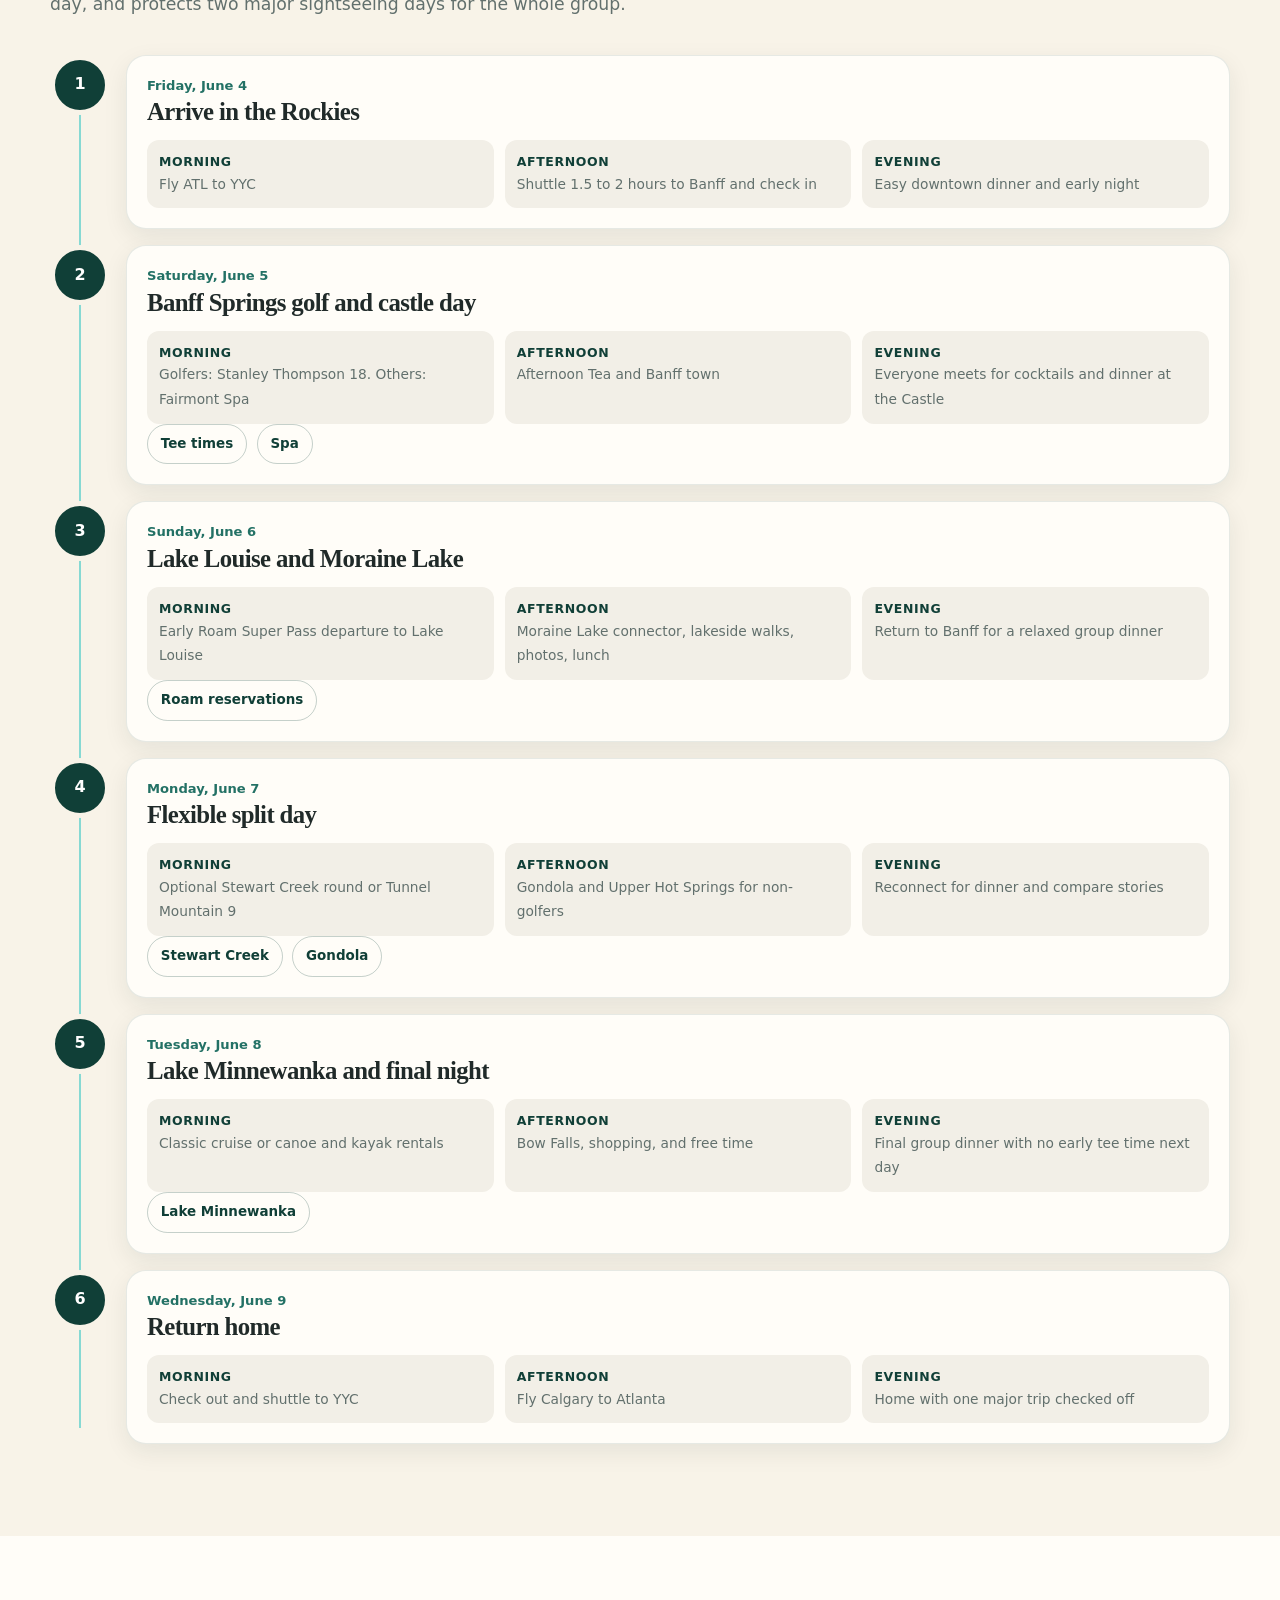
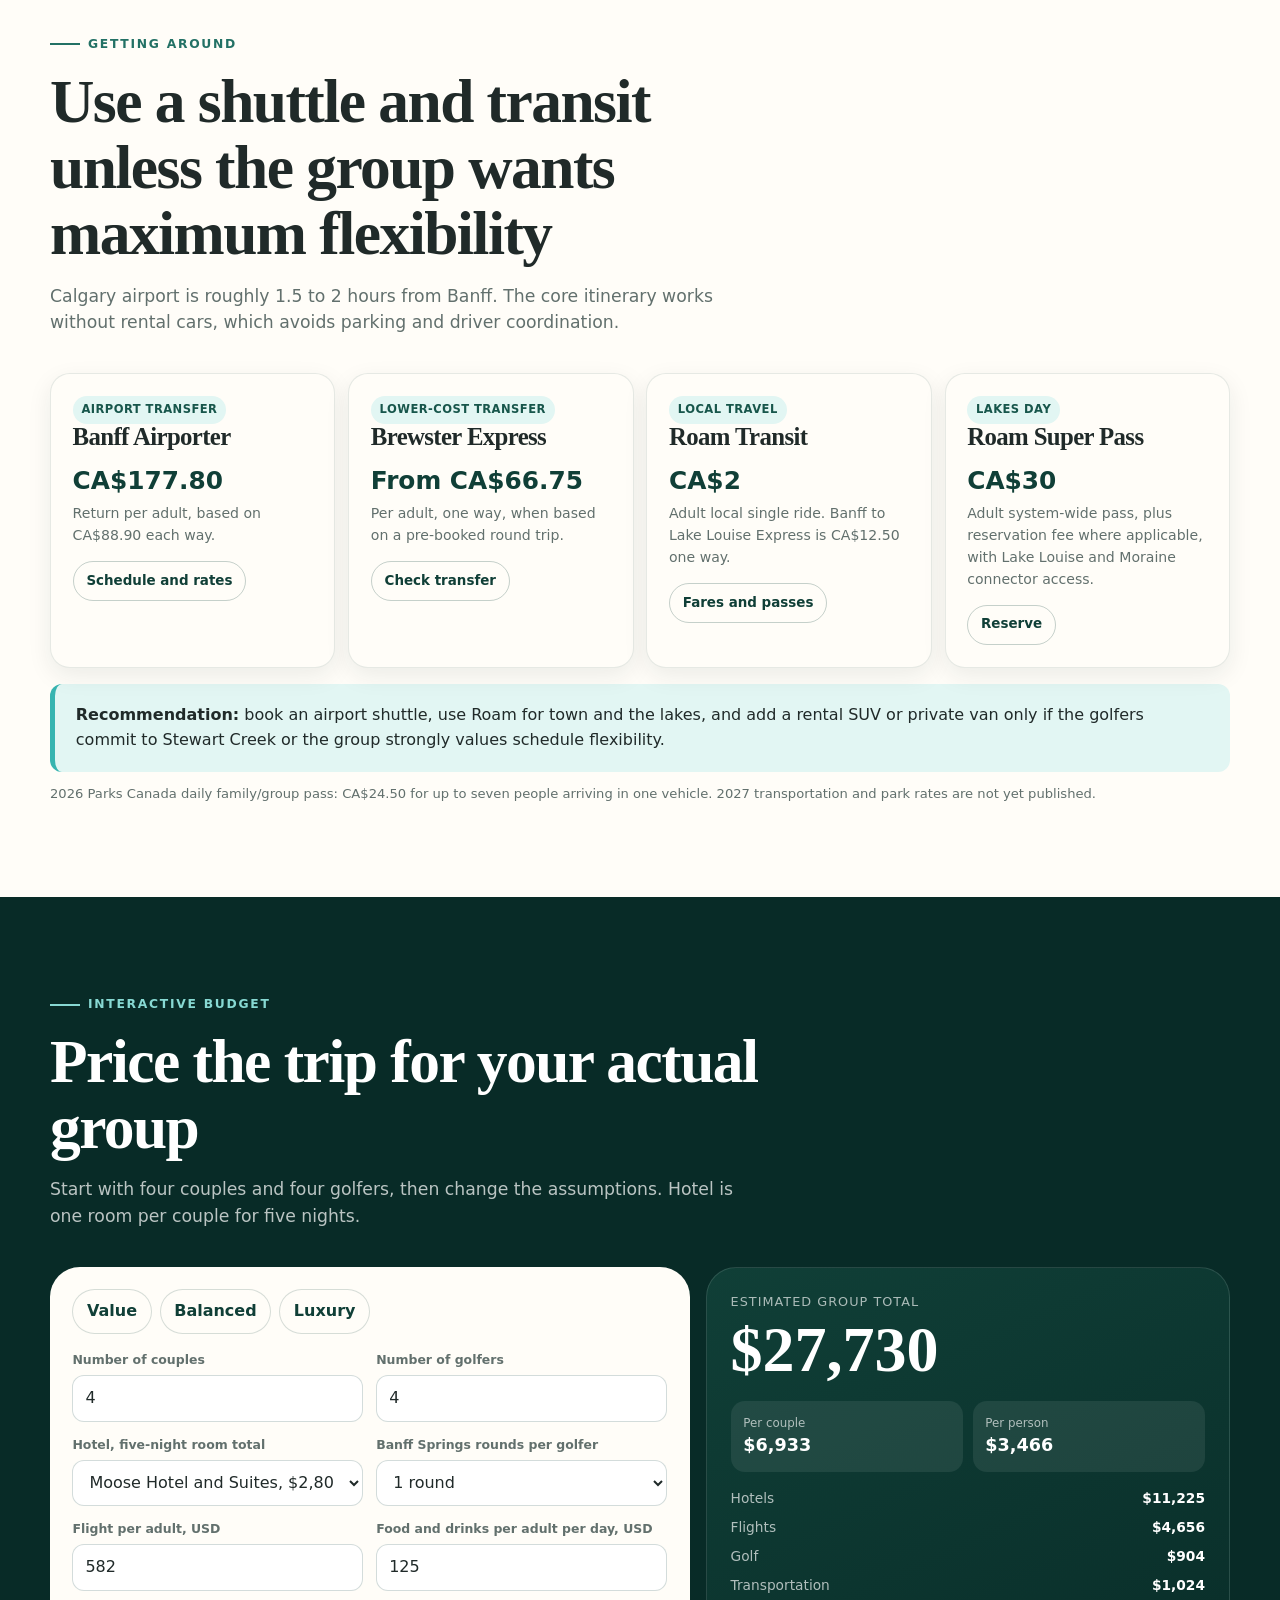
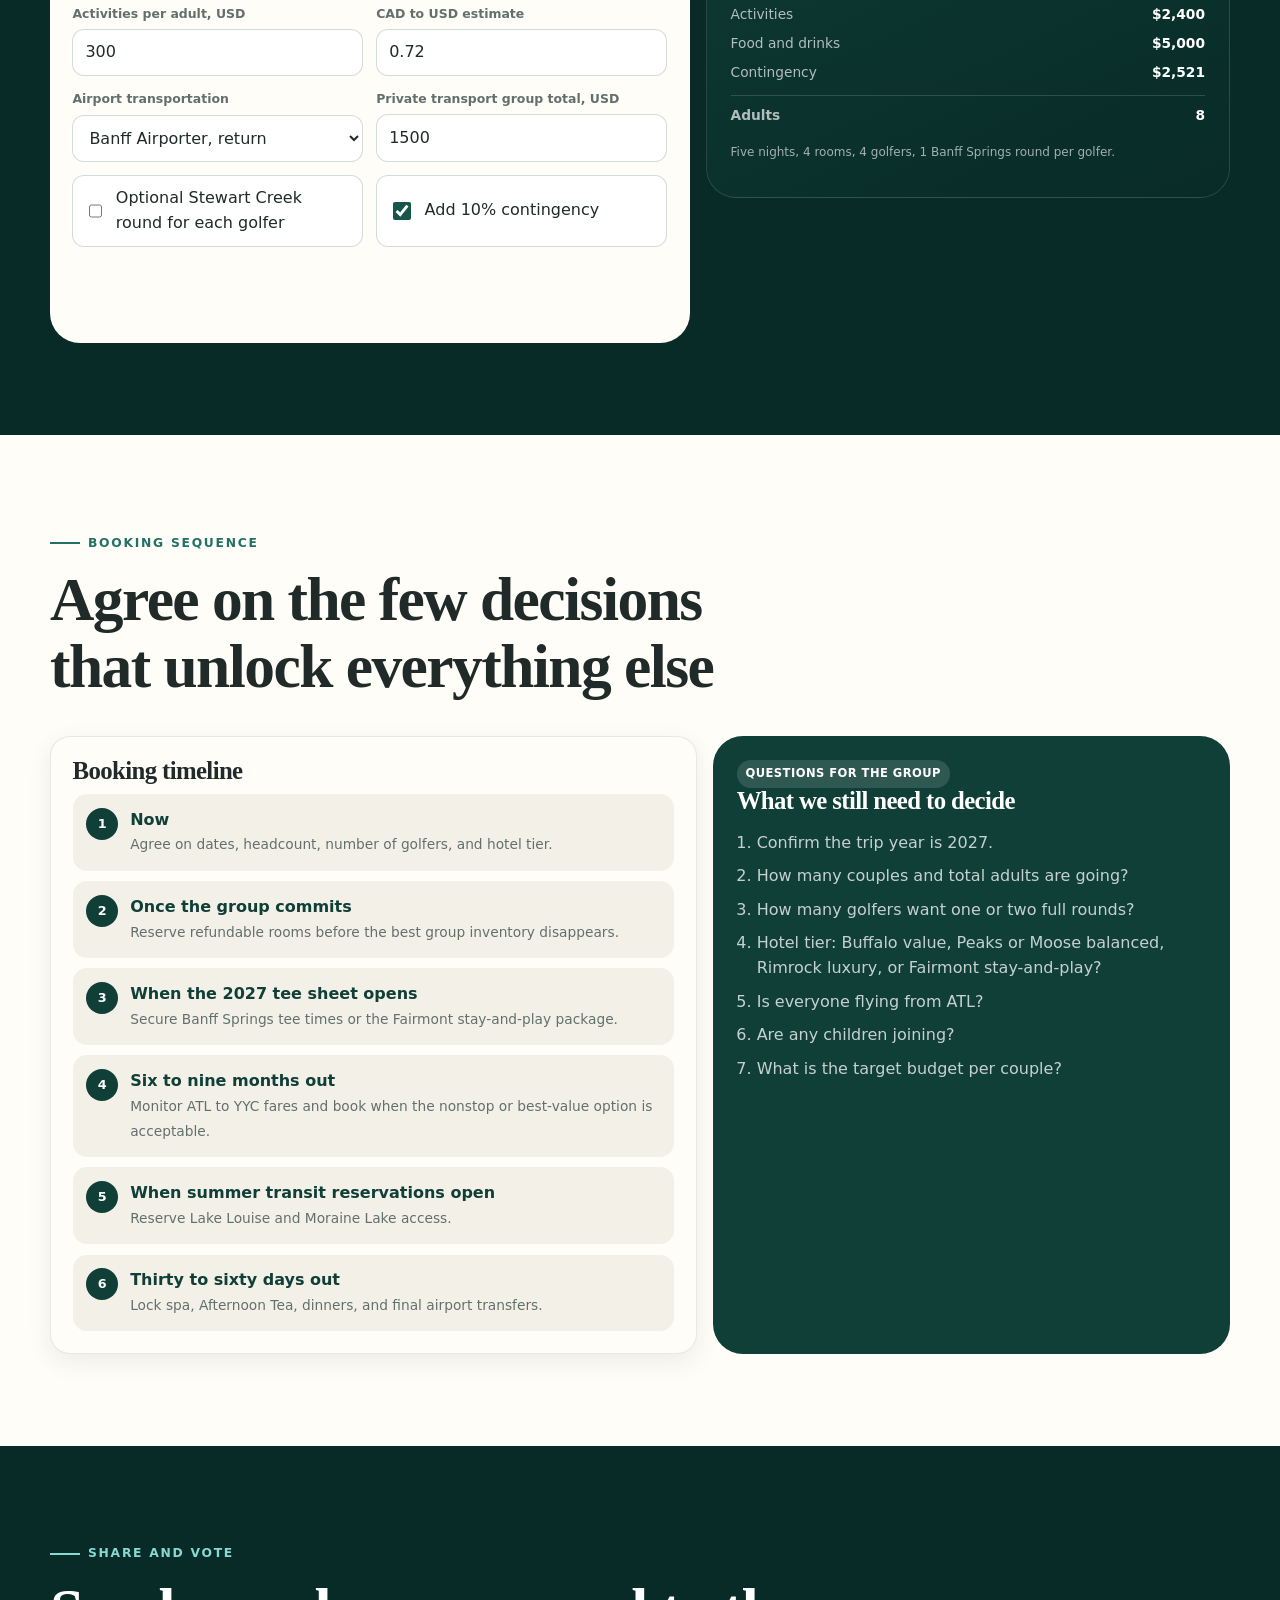
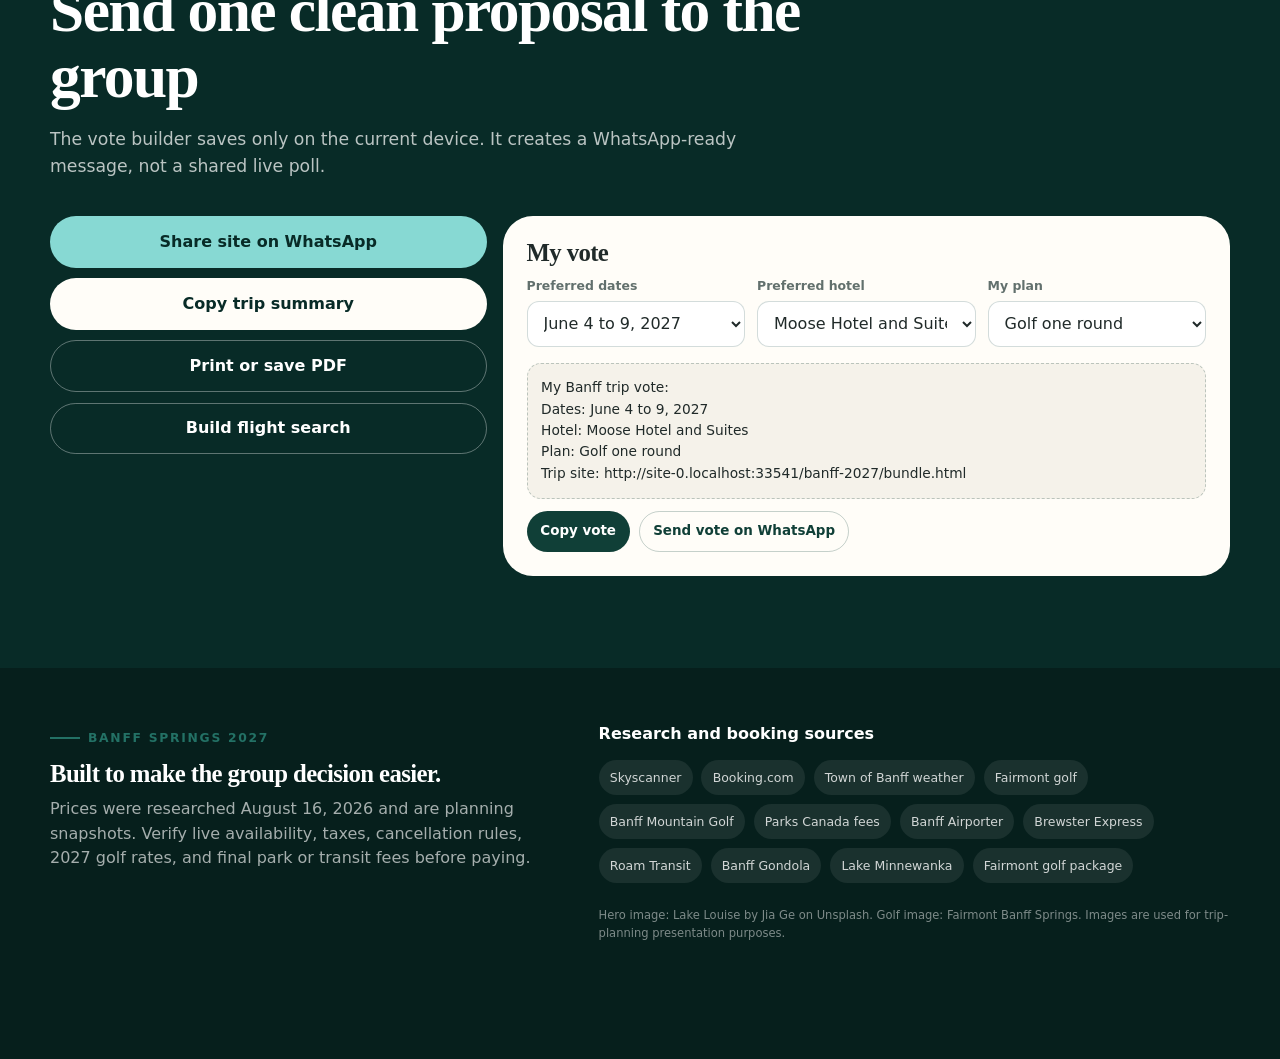
<file: banff-2027/bundle.html>
<!doctype html>
<html lang="en">
<head>
  <meta charset="utf-8">
  <meta name="viewport" content="width=device-width, initial-scale=1">
  <meta name="description" content="A researched Banff Springs golf and couples trip proposal with flights, hotels, golf, activities, itinerary, transportation, and an interactive budget.">
  <meta name="theme-color" content="#103f37">
  <title>Banff Springs Golf & Couples Escape 2027</title>
  <style>
.site-loader { min-height: 100vh; display: grid; place-content: center; gap: .45rem; text-align: center; background: #082b27; color: white; font-family: system-ui, sans-serif; }
.site-loader strong { font-family: Georgia, serif; font-size: 2rem; }
.site-loader span { color: rgba(255,255,255,.72); }
    :root {
      --pine-950: #082b27;
      --pine-900: #103f37;
      --pine-800: #17564b;
      --pine-700: #237165;
      --glacier-500: #37b4b0;
      --glacier-300: #87d9d3;
      --glacier-100: #e2f6f3;
      --cream: #f8f3e8;
      --paper: #fffdf8;
      --charcoal: #202a29;
      --muted: #62706d;
      --gold: #c49b52;
      --gold-soft: #ead7af;
      --white: #ffffff;
      --danger: #9b3b32;
      --shadow-sm: 0 8px 24px rgba(8, 43, 39, 0.08);
      --shadow-lg: 0 22px 55px rgba(8, 43, 39, 0.18);
      --radius-sm: 12px;
      --radius: 20px;
      --radius-lg: 30px;
      --content: 1180px;
    }

    * { box-sizing: border-box; }
    html { scroll-behavior: smooth; }
    body {
      margin: 0;
      color: var(--charcoal);
      background: var(--cream);
      font-family: Inter, ui-sans-serif, system-ui, -apple-system, BlinkMacSystemFont, "Segoe UI", sans-serif;
      line-height: 1.55;
      -webkit-font-smoothing: antialiased;
    }
    body.menu-open { overflow: hidden; }
    img { max-width: 100%; display: block; }
    a { color: inherit; }
    button, input, select { font: inherit; }
    button { cursor: pointer; }
    h1, h2, h3, .display {
      margin-top: 0;
      font-family: Georgia, "Times New Roman", serif;
      line-height: 1.08;
      letter-spacing: -0.025em;
    }
    h1 { font-size: clamp(2.8rem, 7vw, 6.4rem); margin-bottom: 1rem; }
    h2 { font-size: clamp(2.2rem, 4.8vw, 4rem); margin-bottom: 1rem; }
    h3 { font-size: 1.55rem; margin-bottom: 0.55rem; }
    p { margin-top: 0; }

    .skip-link {
      position: fixed;
      left: 1rem;
      top: -5rem;
      z-index: 200;
      padding: 0.75rem 1rem;
      border-radius: 0 0 10px 10px;
      background: var(--paper);
      color: var(--pine-950);
      font-weight: 800;
    }
    .skip-link:focus { top: 0; }

    .container { width: min(var(--content), calc(100% - 2rem)); margin-inline: auto; }
    .section { padding: 5.75rem 0; scroll-margin-top: 78px; }
    .section.alt { background: var(--paper); }
    .section.dark { background: var(--pine-950); color: var(--white); }
    .section-header { max-width: 760px; margin-bottom: 2.3rem; }
    .eyebrow {
      display: inline-flex;
      align-items: center;
      gap: 0.5rem;
      color: var(--pine-700);
      font-size: 0.77rem;
      font-weight: 900;
      letter-spacing: 0.14em;
      text-transform: uppercase;
      margin-bottom: 0.85rem;
    }
    .dark .eyebrow, .hero .eyebrow { color: var(--glacier-300); }
    .eyebrow::before { content: ""; width: 30px; height: 2px; background: currentColor; }
    .lede { color: var(--muted); font-size: 1.08rem; max-width: 690px; }
    .dark .lede { color: rgba(255,255,255,0.72); }
    .note {
      font-size: 0.82rem;
      color: var(--muted);
      margin: 0.8rem 0 0;
    }
    .dark .note { color: rgba(255,255,255,0.65); }

    .topbar {
      position: fixed;
      inset: 0 0 auto;
      z-index: 100;
      background: rgba(8,43,39,0.82);
      border-bottom: 1px solid rgba(255,255,255,0.13);
      backdrop-filter: blur(18px);
      color: var(--white);
    }
    .nav-shell {
      min-height: 68px;
      display: flex;
      align-items: center;
      justify-content: space-between;
      gap: 1rem;
    }
    .brand {
      display: inline-flex;
      align-items: center;
      gap: 0.75rem;
      text-decoration: none;
      font-weight: 900;
      letter-spacing: -0.02em;
    }
    .brand-mark {
      width: 38px;
      height: 38px;
      display: grid;
      place-items: center;
      border: 1px solid rgba(255,255,255,0.22);
      border-radius: 50%;
      background: linear-gradient(150deg, rgba(135,217,211,0.35), rgba(196,155,82,0.32));
    }
    .brand-mark svg { width: 23px; height: 23px; }
    .desktop-nav { display: flex; align-items: center; gap: 0.2rem; }
    .desktop-nav a {
      text-decoration: none;
      padding: 0.6rem 0.75rem;
      border-radius: 999px;
      font-size: 0.86rem;
      font-weight: 700;
      color: rgba(255,255,255,0.82);
    }
    .desktop-nav a:hover, .desktop-nav a:focus-visible { color: var(--white); background: rgba(255,255,255,0.1); }
    .nav-action {
      display: inline-flex;
      align-items: center;
      gap: 0.45rem;
      padding: 0.65rem 0.95rem;
      border-radius: 999px;
      background: var(--glacier-300);
      color: var(--pine-950);
      font-weight: 900;
      text-decoration: none;
    }

    .hero {
      position: relative;
      min-height: 92svh;
      display: grid;
      align-items: end;
      color: var(--white);
      background-image:
        linear-gradient(90deg, rgba(5,29,26,0.86) 0%, rgba(5,29,26,0.61) 47%, rgba(5,29,26,0.15) 78%),
        linear-gradient(0deg, rgba(5,29,26,0.75) 0%, transparent 44%),
        url('https://images.unsplash.com/photo-1667790295321-df9e0c96e867?auto=format&fit=crop&fm=jpg&q=82&w=2400');
      background-size: cover;
      background-position: center;
      overflow: hidden;
    }
    .hero::after {
      content: "";
      position: absolute;
      inset: auto -10% -28% 45%;
      height: 58%;
      background: radial-gradient(circle, rgba(55,180,176,0.24), transparent 65%);
      pointer-events: none;
    }
    .hero-content {
      position: relative;
      z-index: 1;
      padding: 10rem 0 4.5rem;
      max-width: 980px;
    }
    .hero-subtitle {
      max-width: 700px;
      font-size: clamp(1.1rem, 2vw, 1.35rem);
      color: rgba(255,255,255,0.82);
      margin-bottom: 1.4rem;
    }
    .hero-badge {
      display: inline-flex;
      align-items: center;
      gap: 0.6rem;
      padding: 0.65rem 0.95rem;
      border: 1px solid rgba(255,255,255,0.22);
      background: rgba(255,255,255,0.11);
      border-radius: 999px;
      font-weight: 800;
      margin-bottom: 1.4rem;
      backdrop-filter: blur(14px);
    }
    .hero-badge span { width: 9px; height: 9px; border-radius: 50%; background: var(--glacier-300); box-shadow: 0 0 0 7px rgba(135,217,211,0.15); }
    .hero-actions { display: flex; flex-wrap: wrap; gap: 0.8rem; margin-bottom: 2rem; }
    .button {
      display: inline-flex;
      align-items: center;
      justify-content: center;
      gap: 0.5rem;
      min-height: 46px;
      padding: 0.78rem 1.05rem;
      border: 1px solid transparent;
      border-radius: 999px;
      background: var(--pine-900);
      color: var(--white);
      text-decoration: none;
      font-weight: 850;
      transition: transform 160ms ease, box-shadow 160ms ease, background 160ms ease;
    }
    .button:hover { transform: translateY(-2px); box-shadow: var(--shadow-sm); }
    .button:focus-visible, button:focus-visible, input:focus-visible, select:focus-visible, a:focus-visible {
      outline: 3px solid var(--glacier-300);
      outline-offset: 3px;
    }
    .button.primary { background: var(--glacier-300); color: var(--pine-950); }
    .button.secondary { background: transparent; border-color: rgba(255,255,255,0.35); }
    .button.light { background: var(--paper); color: var(--pine-950); }
    .button.outline { background: transparent; color: var(--pine-900); border-color: rgba(16,63,55,0.24); }
    .button.gold { background: var(--gold); color: #231d12; }
    .button.small { min-height: 38px; padding: 0.55rem 0.8rem; font-size: 0.84rem; }
    .button.block { width: 100%; }
    .hero-stats {
      display: grid;
      grid-template-columns: repeat(4, minmax(0, 1fr));
      gap: 0.8rem;
      max-width: 880px;
    }
    .hero-stat {
      padding: 1rem;
      border: 1px solid rgba(255,255,255,0.17);
      background: rgba(5,29,26,0.43);
      border-radius: var(--radius-sm);
      backdrop-filter: blur(10px);
    }
    .hero-stat strong { display: block; font-size: 1.08rem; }
    .hero-stat span { font-size: 0.78rem; color: rgba(255,255,255,0.69); }

    .recommendation {
      position: relative;
      overflow: hidden;
      display: grid;
      grid-template-columns: 1.2fr 0.8fr;
      gap: 2rem;
      padding: 2.2rem;
      background: var(--pine-900);
      color: var(--white);
      border-radius: var(--radius-lg);
      box-shadow: var(--shadow-lg);
      margin-bottom: 2rem;
    }
    .recommendation::after {
      content: "";
      position: absolute;
      right: -6rem;
      top: -8rem;
      width: 280px;
      height: 280px;
      border-radius: 50%;
      background: rgba(55,180,176,0.18);
    }
    .recommendation h3 { font-size: clamp(1.8rem, 4vw, 2.7rem); }
    .recommendation p { color: rgba(255,255,255,0.75); }
    .recommendation-summary {
      position: relative;
      z-index: 1;
      display: grid;
      gap: 0.75rem;
      align-content: center;
    }
    .metric-row {
      display: flex;
      justify-content: space-between;
      gap: 1rem;
      padding: 0.8rem 0;
      border-bottom: 1px solid rgba(255,255,255,0.14);
    }
    .metric-row:last-child { border-bottom: 0; }
    .metric-row span { color: rgba(255,255,255,0.68); }
    .metric-row strong { text-align: right; }

    .climate-strip {
      display: grid;
      grid-template-columns: repeat(5, minmax(0,1fr));
      gap: 0.8rem;
      margin: 1.4rem 0 2rem;
    }
    .climate-cell {
      background: var(--paper);
      border: 1px solid rgba(16,63,55,0.1);
      padding: 1rem;
      border-radius: var(--radius-sm);
      text-align: center;
      box-shadow: var(--shadow-sm);
    }
    .climate-cell span { display: block; color: var(--muted); font-size: 0.8rem; }

    .climate-cell strong { display: block; font-size: 1.18rem; color: var(--pine-900); }
    .climate-cell.ok { border-color: rgba(55,180,176,0.55); background: var(--glacier-100); }
    .climate-cell.risk { border-color: rgba(155,59,50,0.2); }

    .grid { display: grid; gap: 1rem; }
    .grid.two { grid-template-columns: repeat(2, minmax(0,1fr)); }
    .grid.three { grid-template-columns: repeat(3, minmax(0,1fr)); }
    .grid.four { grid-template-columns: repeat(4, minmax(0,1fr)); }
    .card {
      background: var(--paper);
      border: 1px solid rgba(16,63,55,0.1);
      border-radius: var(--radius);
      padding: 1.35rem;
      box-shadow: var(--shadow-sm);
    }
    .card.compact { padding: 1.05rem; }
    .card.dark-card { background: rgba(255,255,255,0.08); border-color: rgba(255,255,255,0.12); color: var(--white); }
    .tag {
      display: inline-flex;
      align-items: center;
      padding: 0.32rem 0.55rem;
      border-radius: 999px;
      background: var(--glacier-100);
      color: var(--pine-800);
      font-size: 0.72rem;
      font-weight: 900;
      letter-spacing: 0.04em;
      text-transform: uppercase;
    }
    .tag.gold { background: #f5e9ce; color: #6e501d; }
    .tag.dark-tag { background: rgba(255,255,255,0.13); color: var(--white); }
    .date-card {
      display: flex;
      flex-direction: column;
      min-height: 100%;
      position: relative;
    }
    .date-card.recommended { border: 2px solid var(--glacier-500); box-shadow: 0 16px 36px rgba(55,180,176,0.16); }
    .date-card h3 { margin-top: 0.8rem; }
    .date-card ul { padding-left: 1.15rem; color: var(--muted); flex: 1; }
    .date-card li + li { margin-top: 0.4rem; }
    .date-card .button { margin-top: auto; }
    .watch-card {
      display: grid;
      grid-template-columns: auto 1fr auto;
      gap: 1rem;
      align-items: center;
      margin-top: 1rem;
      background: #f3ead7;
      border-color: rgba(196,155,82,0.3);
    }
    .watch-icon {
      width: 48px;
      height: 48px;
      display: grid;
      place-items: center;
      border-radius: 50%;
      background: var(--gold-soft);
      color: #6e501d;
      font-weight: 900;
    }

    .flight-panel {
      display: grid;
      grid-template-columns: 1fr 0.8fr;
      gap: 1.2rem;
      align-items: stretch;
    }
    .form-card { background: var(--paper); border-radius: var(--radius-lg); padding: 1.6rem; color: var(--charcoal); }
    .field-grid { display: grid; grid-template-columns: 0.7fr 1fr 1fr; gap: 0.75rem; }
    .field { display: grid; gap: 0.35rem; }
    .field label { font-size: 0.78rem; color: var(--muted); font-weight: 800; }
    .field input, .field select {
      width: 100%;
      min-height: 46px;
      border: 1px solid rgba(16,63,55,0.18);
      border-radius: 12px;
      padding: 0.65rem 0.75rem;
      background: var(--white);
      color: var(--charcoal);
    }
    .preset-list { display: grid; gap: 0.65rem; }
    .preset-button {
      display: flex;
      justify-content: space-between;
      gap: 1rem;
      align-items: center;
      width: 100%;
      padding: 0.85rem;
      border: 1px solid rgba(255,255,255,0.15);
      border-radius: 14px;
      background: rgba(255,255,255,0.06);
      color: var(--white);
      text-align: left;
    }
    .preset-button:hover { background: rgba(255,255,255,0.11); }
    .preset-button strong { display: block; }
    .preset-button span { color: rgba(255,255,255,0.65); font-size: 0.78rem; }
    .preset-button b { color: var(--glacier-300); white-space: nowrap; }

    .filters { display: flex; flex-wrap: wrap; gap: 0.55rem; margin-bottom: 1.25rem; }
    .filter-button, .preset-chip {
      border: 1px solid rgba(16,63,55,0.17);
      border-radius: 999px;
      padding: 0.55rem 0.85rem;
      background: var(--paper);
      color: var(--pine-900);
      font-weight: 800;
    }
    .filter-button.active, .filter-button:hover, .preset-chip:hover { background: var(--pine-900); color: var(--white); }
    .hotel-grid { display: grid; grid-template-columns: repeat(3, minmax(0,1fr)); gap: 1rem; }
    .hotel-card { display: flex; flex-direction: column; min-height: 100%; }
    .hotel-card[hidden] { display: none; }
    .hotel-top { display: flex; justify-content: space-between; gap: 1rem; align-items: start; }
    .rating { white-space: nowrap; color: var(--pine-800); font-weight: 900; }
    .hotel-price { margin: 1rem 0; }
    .hotel-price strong { font-size: 1.7rem; color: var(--pine-900); }
    .hotel-price span { color: var(--muted); font-size: 0.82rem; display: block; }
    .hotel-details { display: flex; gap: 0.45rem; flex-wrap: wrap; margin-bottom: 1rem; }
    .hotel-details span { font-size: 0.74rem; background: #f1eee7; border-radius: 999px; padding: 0.28rem 0.5rem; }
    .hotel-card p { color: var(--muted); font-size: 0.9rem; flex: 1; }
    .hotel-actions { display: flex; flex-wrap: wrap; gap: 0.5rem; }
    .comparison {
      overflow-x: auto;
      margin-top: 1.5rem;
      background: var(--paper);
      border: 1px solid rgba(16,63,55,0.1);
      border-radius: var(--radius);
      box-shadow: var(--shadow-sm);
    }
    table { width: 100%; border-collapse: collapse; min-width: 680px; }
    th, td { text-align: left; padding: 0.9rem 1rem; border-bottom: 1px solid rgba(16,63,55,0.08); }
    th { color: var(--pine-900); font-size: 0.78rem; letter-spacing: 0.04em; text-transform: uppercase; }
    tr:last-child td { border-bottom: 0; }
    td:last-child { font-weight: 900; color: var(--pine-800); }

    .golf-feature {
      display: grid;
      grid-template-columns: 1.05fr 0.95fr;
      min-height: 550px;
      border-radius: var(--radius-lg);
      overflow: hidden;
      background: var(--pine-900);
      color: var(--white);
      box-shadow: var(--shadow-lg);
    }
    .golf-image {
      min-height: 420px;
      background: linear-gradient(0deg, rgba(8,43,39,0.25), transparent), url('https://m.ahstatic.com/is/image/accorhotels/aja_p_5726-19%3A8by10?dpr=on%2C1.5&fmt=jpg&hei=1178&icc=sRGB&iccEmbed=true&op_usm=1.75%2C0.3%2C2%2C0&qlt=80&resMode=sharp2&wid=943') center/cover;
    }
    .golf-copy { padding: clamp(2rem, 5vw, 3.7rem); display: flex; flex-direction: column; justify-content: center; }
    .golf-copy p { color: rgba(255,255,255,0.72); }
    .golf-stats { display: grid; grid-template-columns: repeat(3,1fr); gap: 0.6rem; margin: 1.2rem 0; }
    .golf-stat { border: 1px solid rgba(255,255,255,0.14); border-radius: 14px; padding: 0.85rem; }
    .golf-stat strong { display: block; font-size: 1.1rem; }
    .golf-stat span { font-size: 0.72rem; color: rgba(255,255,255,0.62); }
    .action-row { display: flex; flex-wrap: wrap; gap: 0.6rem; }
    .optional-golf { margin-top: 1rem; }

    .track-grid { display: grid; grid-template-columns: 0.85fr 1.15fr; gap: 1rem; }
    .track { border-radius: var(--radius-lg); padding: 1.7rem; }
    .track.golfers { background: var(--pine-900); color: var(--white); }
    .track.nongolfers { background: var(--paper); border: 1px solid rgba(16,63,55,0.1); }
    .activity-list { display: grid; gap: 0.65rem; margin-top: 1rem; }
    .activity-item {
      display: grid;
      grid-template-columns: 44px 1fr auto;
      gap: 0.75rem;
      align-items: center;
      padding: 0.75rem;
      border-radius: 14px;
      background: rgba(255,255,255,0.07);
      border: 1px solid rgba(255,255,255,0.1);
    }
    .nongolfers .activity-item { background: #f4f1e9; border-color: rgba(16,63,55,0.08); }
    .activity-icon { width: 44px; height: 44px; display: grid; place-items: center; border-radius: 12px; background: var(--glacier-100); color: var(--pine-800); font-weight: 900; }
    .golfers .activity-icon { background: rgba(135,217,211,0.14); color: var(--glacier-300); }
    .activity-item strong { display: block; }
    .activity-item small { color: var(--muted); }
    .golfers .activity-item small { color: rgba(255,255,255,0.62); }
    .activity-item a { font-weight: 850; font-size: 0.8rem; color: var(--pine-700); }
    .golfers .activity-item a { color: var(--glacier-300); }
    .shared-strip {
      margin-top: 1rem;
      padding: 1.2rem;
      border-radius: var(--radius);
      background: linear-gradient(100deg, var(--glacier-100), #f5ead1);
    }
    .shared-strip ul { display: flex; flex-wrap: wrap; gap: 0.55rem; padding: 0; margin: 0; list-style: none; }
    .shared-strip li { padding: 0.45rem 0.65rem; border-radius: 999px; background: rgba(255,255,255,0.7); font-size: 0.84rem; font-weight: 750; }

    .timeline { position: relative; display: grid; gap: 1rem; }
    .timeline::before { content: ""; position: absolute; top: 1rem; bottom: 1rem; left: 29px; width: 2px; background: var(--glacier-300); }
    .day {
      position: relative;
      display: grid;
      grid-template-columns: 60px 1fr;
      gap: 1rem;
    }
    .day-number {
      position: relative;
      z-index: 1;
      width: 60px;
      height: 60px;
      border-radius: 50%;
      display: grid;
      place-items: center;
      background: var(--pine-900);
      color: var(--white);
      font-weight: 900;
      border: 5px solid var(--cream);
    }
    .day-card { background: var(--paper); border: 1px solid rgba(16,63,55,0.1); border-radius: var(--radius); padding: 1.25rem; box-shadow: var(--shadow-sm); }
    .day-meta { color: var(--pine-700); font-weight: 850; font-size: 0.82rem; margin-bottom: 0.2rem; }

    .day-periods { display: grid; grid-template-columns: repeat(3,1fr); gap: 0.7rem; margin-top: 0.9rem; }
    .period { padding: 0.75rem; border-radius: 12px; background: #f2efe7; }
    .period strong { display: block; color: var(--pine-900); font-size: 0.78rem; text-transform: uppercase; letter-spacing: 0.05em; }
    .period span { color: var(--muted); font-size: 0.86rem; }

    .transport-grid { display: grid; grid-template-columns: repeat(4,1fr); gap: 0.8rem; }
    .transport-card strong.price { display: block; color: var(--pine-900); font-size: 1.55rem; margin: 0.7rem 0 0.2rem; }
    .transport-card p { color: var(--muted); font-size: 0.88rem; }
    .recommend-strip {
      margin-top: 1rem;
      padding: 1.2rem 1.3rem;
      border-left: 5px solid var(--glacier-500);
      border-radius: 12px;
      background: var(--glacier-100);
    }

    .budget-shell {
      display: grid;
      grid-template-columns: minmax(0, 1fr) minmax(320px, 0.82fr);
      gap: 1rem;
      align-items: start;
    }
    .budget-controls { background: var(--paper); border-radius: var(--radius-lg); padding: 1.4rem; color: var(--charcoal); }
    .preset-chips { display: flex; flex-wrap: wrap; gap: 0.5rem; margin-bottom: 1rem; }
    .control-grid { display: grid; grid-template-columns: repeat(2, minmax(0,1fr)); gap: 0.8rem; }
    .checkbox-row {
      display: flex;
      align-items: center;
      gap: 0.65rem;
      min-height: 46px;
      padding: 0.65rem 0.75rem;
      border: 1px solid rgba(16,63,55,0.18);
      border-radius: 12px;
      background: var(--white);
    }
    .checkbox-row input { width: 18px; height: 18px; accent-color: var(--pine-800); }
    .budget-summary {
      position: sticky;
      top: 88px;
      background: linear-gradient(155deg, var(--pine-900), var(--pine-950));
      border: 1px solid rgba(255,255,255,0.12);
      border-radius: var(--radius-lg);
      padding: 1.5rem;
      color: var(--white);
    }
    .budget-total span { display: block; color: rgba(255,255,255,0.65); font-size: 0.8rem; text-transform: uppercase; letter-spacing: 0.08em; }
    .budget-total strong { display: block; font-size: clamp(2.4rem, 6vw, 4rem); font-family: Georgia, "Times New Roman", serif; line-height: 1; margin: 0.4rem 0 1.2rem; }
    .budget-kpis { display: grid; grid-template-columns: repeat(2,1fr); gap: 0.6rem; margin-bottom: 1rem; }
    .budget-kpi { padding: 0.8rem; border-radius: 14px; background: rgba(255,255,255,0.08); }
    .budget-kpi span { display: block; color: rgba(255,255,255,0.65); font-size: 0.74rem; }
    .budget-kpi strong { font-size: 1.1rem; }
    .breakdown { display: grid; gap: 0.48rem; }
    .breakdown-row { display: flex; justify-content: space-between; gap: 1rem; font-size: 0.86rem; }
    .breakdown-row span { color: rgba(255,255,255,0.68); }
    .breakdown-row.total-line { padding-top: 0.55rem; margin-top: 0.25rem; border-top: 1px solid rgba(255,255,255,0.15); font-weight: 900; }
    .assumptions { margin-top: 1rem; font-size: 0.75rem; color: rgba(255,255,255,0.62); }

    .booking-grid { display: grid; grid-template-columns: 1fr 0.8fr; gap: 1rem; }
    .checklist { display: grid; gap: 0.65rem; }
    .check-item { display: grid; grid-template-columns: 32px 1fr; gap: 0.75rem; align-items: start; padding: 0.85rem; border-radius: 14px; background: #f3f0e8; }
    .check-mark { width: 32px; height: 32px; display: grid; place-items: center; border-radius: 50%; background: var(--pine-900); color: var(--white); font-size: 0.8rem; font-weight: 900; }
    .check-item strong { display: block; color: var(--pine-900); }
    .check-item span { color: var(--muted); font-size: 0.86rem; }
    .decision-card { background: var(--pine-900); color: var(--white); border-radius: var(--radius-lg); padding: 1.5rem; }
    .decision-card ol { padding-left: 1.25rem; color: rgba(255,255,255,0.76); }
    .decision-card li + li { margin-top: 0.55rem; }

    .share-shell { display: grid; grid-template-columns: 0.75fr 1.25fr; gap: 1rem; }
    .share-actions { display: grid; gap: 0.65rem; align-content: start; }
    .vote-card { background: var(--paper); border-radius: var(--radius-lg); padding: 1.5rem; color: var(--charcoal); }
    .vote-grid { display: grid; grid-template-columns: repeat(3,1fr); gap: 0.75rem; }
    .vote-result {
      margin-top: 1rem;
      border: 1px dashed rgba(16,63,55,0.25);
      border-radius: 14px;
      padding: 0.85rem;
      background: #f5f2ea;
      font-size: 0.86rem;
      white-space: pre-wrap;
    }

    footer { background: #061f1c; color: var(--white); padding: 3.4rem 0 6.5rem; }
    .footer-grid { display: grid; grid-template-columns: 0.9fr 1.1fr; gap: 2rem; }
    .footer-copy p { color: rgba(255,255,255,0.64); max-width: 540px; }
    .sources { display: flex; flex-wrap: wrap; gap: 0.55rem; }
    .sources a { display: inline-flex; padding: 0.5rem 0.7rem; border-radius: 999px; background: rgba(255,255,255,0.08); color: rgba(255,255,255,0.8); text-decoration: none; font-size: 0.78rem; }
    .sources a:hover { background: rgba(255,255,255,0.14); color: var(--white); }
    .credits { margin-top: 1.5rem; color: rgba(255,255,255,0.48); font-size: 0.72rem; }

    .mobile-bar {
      display: none;
      position: fixed;
      z-index: 120;
      left: 0.7rem;
      right: 0.7rem;
      bottom: 0.7rem;
      padding: 0.55rem;
      border-radius: 18px;
      background: rgba(8,43,39,0.94);
      border: 1px solid rgba(255,255,255,0.14);
      box-shadow: 0 18px 40px rgba(0,0,0,0.24);
      backdrop-filter: blur(16px);
      grid-template-columns: repeat(4,1fr);
    }
    .mobile-bar a, .mobile-bar button {
      border: 0;
      background: transparent;
      color: rgba(255,255,255,0.78);
      text-decoration: none;
      padding: 0.55rem 0.3rem;
      border-radius: 12px;
      font-size: 0.72rem;
      font-weight: 800;
      text-align: center;
    }
    .mobile-bar a:hover, .mobile-bar button:hover { color: var(--white); background: rgba(255,255,255,0.1); }

    .toast {
      position: fixed;
      z-index: 300;
      left: 50%;
      bottom: 5.5rem;
      transform: translate(-50%, 20px);
      padding: 0.72rem 1rem;
      border-radius: 999px;
      background: var(--charcoal);
      color: var(--white);
      font-size: 0.84rem;
      font-weight: 800;
      opacity: 0;
      pointer-events: none;
      transition: opacity 180ms ease, transform 180ms ease;
      box-shadow: var(--shadow-lg);
    }
    .toast.show { opacity: 1; transform: translate(-50%, 0); }

    @media (max-width: 980px) {
      .desktop-nav { display: none; }
      .hero-stats { grid-template-columns: repeat(2,1fr); }
      .recommendation, .flight-panel, .golf-feature, .track-grid, .budget-shell, .booking-grid, .share-shell, .footer-grid { grid-template-columns: 1fr; }
      .hotel-grid { grid-template-columns: repeat(2,1fr); }
      .transport-grid { grid-template-columns: repeat(2,1fr); }
      .golf-image { min-height: 390px; }
      .budget-summary { position: static; }
      .mobile-bar { display: grid; }
    }
    @media (max-width: 680px) {
      .section { padding: 4.2rem 0; }
      .container { width: min(100% - 1.1rem, var(--content)); }
      .nav-shell { min-height: 60px; }
      .topbar .nav-action { display: none; }
      .brand span:last-child { font-size: 0.88rem; }
      .hero { min-height: 100svh; background-position: 58% center; }
      .hero-content { padding-top: 8rem; padding-bottom: 6.2rem; }
      .hero-actions .button { width: 100%; }
      .hero-stats { gap: 0.55rem; }
      .hero-stat { padding: 0.75rem; }
      .recommendation { padding: 1.45rem; }
      .climate-strip { grid-template-columns: repeat(2,1fr); }
      .climate-cell:last-child { grid-column: span 2; }
      .grid.two, .grid.three, .grid.four, .hotel-grid, .transport-grid { grid-template-columns: 1fr; }
      .watch-card { grid-template-columns: auto 1fr; }
      .watch-card .button { grid-column: 1 / -1; }
      .field-grid, .control-grid, .vote-grid { grid-template-columns: 1fr; }
      .day-periods { grid-template-columns: 1fr; }
      .day { grid-template-columns: 48px 1fr; gap: 0.65rem; }
      .day-number { width: 48px; height: 48px; }
      .timeline::before { left: 23px; }
      .golf-stats { grid-template-columns: 1fr 1fr; }
      .golf-stats .golf-stat:last-child { grid-column: span 2; }
      .activity-item { grid-template-columns: 40px 1fr; }
      .activity-item a { grid-column: 2; }
      .budget-kpis { grid-template-columns: 1fr; }
      .footer-grid { gap: 1rem; }
      footer { padding-bottom: 7.5rem; }
    }

    @media print {
      @page { margin: 0.55in; }
      body { background: white; font-size: 10pt; }
      .topbar, .mobile-bar, .hero-actions, .filters, .share-actions, .vote-card, button, .button, .toast { display: none !important; }
      .hero { min-height: 5.5in; print-color-adjust: exact; -webkit-print-color-adjust: exact; }
      .section { padding: 0.35in 0; break-inside: avoid; }
      .card, .recommendation, .golf-feature, .day-card, .budget-summary { box-shadow: none; break-inside: avoid; }
      .hotel-grid { grid-template-columns: repeat(2,1fr); }
      .budget-shell { grid-template-columns: 1fr; }
      .budget-controls { display: none; }
      footer { padding: 0.4in 0; print-color-adjust: exact; -webkit-print-color-adjust: exact; }
      a { text-decoration: none; }
    }

  </style>
</head>
<body>
  <a class="skip-link" href="#main">Skip to trip plan</a>

  <header class="topbar">
    <div class="container nav-shell">
      <a class="brand" href="#top" aria-label="Banff trip home">
        <span class="brand-mark" aria-hidden="true">
          <svg viewBox="0 0 24 24" fill="none" stroke="currentColor" stroke-width="1.7">
            <path d="M2.5 19 8.8 8.2l3.1 5.2 2.6-4.1L21.5 19H2.5Z"/><path d="M7.1 11.1h3.3"/><circle cx="17.8" cy="5.3" r="2.1"/>
          </svg>
        </span>
        <span>Banff Springs 2027</span>
      </a>
      <nav class="desktop-nav" aria-label="Primary navigation">
        <a href="#dates">Dates</a>
        <a href="#flights">Flights</a>
        <a href="#stays">Hotels</a>
        <a href="#golf">Golf</a>
        <a href="#itinerary">Itinerary</a>
        <a href="#budget">Budget</a>
      </nav>
      <a class="nav-action" href="#share">Share the plan</a>
    </div>
  </header>

  <section class="hero" id="top">
    <div class="container hero-content">
      <div class="eyebrow">Atlanta to the Canadian Rockies</div>
      <div class="hero-badge"><span></span> Recommended: June 4 to 9, 2027</div>
      <h1>Banff Springs Golf & Couples Escape</h1>
      <p class="hero-subtitle">Five nights of mountain golf, turquoise lakes, spa time, unforgettable dinners, and enough shared experiences to make this a real couples trip.</p>
      <div class="hero-actions">
        <a class="button primary" href="#dates">See the recommended plan</a>
        <a class="button secondary" href="#flights">Open flight search</a>
      </div>
      <div class="hero-stats" aria-label="Trip quick facts">
        <div class="hero-stat"><strong>5 nights</strong><span>Friday through Wednesday</span></div>
        <div class="hero-stat"><strong>ATL to YYC</strong><span>Calgary is the gateway</span></div>
        <div class="hero-stat"><strong>65.7°F</strong><span>Average June high</span></div>
        <div class="hero-stat"><strong>1 or 2 rounds</strong><span>Iconic course plus optional add-on</span></div>
      </div>
    </div>
  </section>

  <main id="main">
    <section class="section" id="dates">
      <div class="container">
        <header class="section-header">
          <div class="eyebrow">Best timing</div>
          <h2>The value window is early June</h2>
          <p class="lede">June 4 to 9, 2027 currently gives the strongest mix of temperatures above your 60°F target, lower lodging than peak summer, and a safer cushion after the golf course's weather-dependent spring opening.</p>
        </header>

        <article class="recommendation">
          <div>
            <span class="tag dark-tag">Best current balance</span>
            <h3>Pick June 4 to 9, 2027</h3>
            <p>May flights were cheaper, but Banff's average May high is below 60°F and the Stanley Thompson 18 opened on May 27 in 2026. Early June keeps most of the airfare advantage while materially reducing course-opening and cold-weather risk.</p>
            <p><strong>Important:</strong> an average high above 60°F does not guarantee every day will reach 60°F. Mountain weather can change quickly, and mornings can still be cold.</p>
          </div>
          <div class="recommendation-summary" aria-label="Recommended date metrics">
            <div class="metric-row"><span>Average daytime high</span><strong>65.7°F</strong></div>
            <div class="metric-row"><span>Indicative ATL round trip</span><strong>$581 to $582</strong></div>
            <div class="metric-row"><span>Direct option observed</span><strong>WestJet, about $582</strong></div>
            <div class="metric-row"><span>Hotel advantage</span><strong>Up to $1,891 less per room than July examples</strong></div>
          </div>
        </article>

        <div class="climate-strip" aria-label="Banff average high temperature by month">
          <div class="climate-cell risk"><span>May</span><strong>57.6°F</strong><span>14.2°C</span></div>
          <div class="climate-cell ok"><span>June</span><strong>65.7°F</strong><span>18.7°C</span></div>
          <div class="climate-cell ok"><span>July</span><strong>71.8°F</strong><span>22.1°C</span></div>
          <div class="climate-cell ok"><span>August</span><strong>70.9°F</strong><span>21.6°C</span></div>
          <div class="climate-cell ok"><span>September</span><strong>61.0°F</strong><span>16.1°C</span></div>
        </div>

        <div class="grid three">
          <article class="card date-card recommended">
            <span class="tag">Pick this one</span>
            <h3>June 4 to 9</h3>
            <ul>
              <li>Average high: 65.7°F</li>
              <li>Skyscanner indicative fare: about $581 to $582</li>
              <li>Direct WestJet option observed around $582</li>
              <li>Shoulder-season hotel pricing</li>
              <li>Good opening buffer for the course</li>
            </ul>
            <button class="button" type="button" data-set-dates data-outbound="2027-06-04" data-inbound="2027-06-09">Use these dates</button>
          </article>
          <article class="card date-card">
            <span class="tag gold">Cheapest flight, more risk</span>
            <h3>May 13 to 20</h3>
            <ul>
              <li>Direct WestJet indicative fare around $470</li>
              <li>Average high: 57.6°F</li>
              <li>Below your requested 60°F threshold</li>
              <li>Stanley Thompson 18 may not be open yet</li>
              <li>Best only for a weather-flexible group</li>
            </ul>
            <button class="button outline" type="button" data-set-dates data-outbound="2027-05-13" data-inbound="2027-05-20">Compare these dates</button>
          </article>
          <article class="card date-card">
            <span class="tag gold">Warmest, peak pricing</span>
            <h3>July 22 to 27</h3>
            <ul>
              <li>Average high: 71.8°F</li>
              <li>Indicative fare from about $581 with a connection</li>
              <li>Best odds for warmer afternoons</li>
              <li>Several listed hotels were 19% to 40% higher</li>
              <li>Peak crowds and less booking flexibility</li>
            </ul>
            <button class="button outline" type="button" data-set-dates data-outbound="2027-07-22" data-inbound="2027-07-27">Compare these dates</button>
          </article>
        </div>

        <article class="card watch-card">
          <div class="watch-icon">SEP</div>
          <div>
            <strong>Value watch: September 9 to 14, 2027</strong>
            <p class="note">Average high is about 61°F. This could be attractive once airline schedules open, but weather risk is higher and the 60°F margin is thin.</p>
          </div>
          <button class="button small outline" type="button" data-set-dates data-outbound="2027-09-09" data-inbound="2027-09-14">Add to flight form</button>
        </article>
        <p class="note">Weather averages: Town of Banff. Flight prices: indicative Skyscanner snapshots researched August 16, 2026. Prices and schedules change.</p>
      </div>
    </section>

    <section class="section dark" id="flights">
      <div class="container">
        <header class="section-header">
          <div class="eyebrow">Flights</div>
          <h2>Build a pre-filled Skyscanner search</h2>
          <p class="lede">The form below opens ATL to Calgary with your selected dates already loaded. Change the origin airport for anyone not flying from Atlanta.</p>
        </header>
        <div class="flight-panel">
          <form class="form-card" id="flight-form">
            <div class="field-grid">
              <div class="field">
                <label for="origin">Origin airport</label>
                <input id="origin" name="origin" maxlength="3" value="ATL" inputmode="text" autocapitalize="characters" aria-describedby="origin-help" required>
              </div>
              <div class="field">
                <label for="outbound">Departure</label>
                <input id="outbound" name="outbound" type="date" value="2027-06-04" required>
              </div>
              <div class="field">
                <label for="inbound">Return</label>
                <input id="inbound" name="inbound" type="date" value="2027-06-09" required>
              </div>
            </div>
            <p class="note" id="origin-help">Destination is Calgary International Airport, YYC. Economy cabin, US market, USD display.</p>
            <button class="button primary block" type="submit">Build my Skyscanner search</button>
            <p class="note">Indicative Skyscanner prices researched August 16, 2026. Live prices change. Golf bags may add airline fees.</p>
          </form>
          <div>
            <h3>Fast comparisons</h3>
            <div class="preset-list">
              <button class="preset-button" type="button" data-flight-preset data-outbound="2027-06-04" data-inbound="2027-06-09">
                <span><strong>Recommended</strong>June 4 to 9, 2027</span><b>about $582</b>
              </button>
              <button class="preset-button" type="button" data-flight-preset data-outbound="2027-06-02" data-inbound="2027-06-06">
                <span><strong>Cheapest June snapshot</strong>June 2 to 6, 2027</span><b>from $491</b>
              </button>
              <button class="preset-button" type="button" data-flight-preset data-outbound="2027-06-11" data-inbound="2027-06-17">
                <span><strong>Warmer buffer</strong>June 11 to 17, 2027</span><b>from $593</b>
              </button>
              <button class="preset-button" type="button" data-flight-preset data-outbound="2027-07-22" data-inbound="2027-07-27">
                <span><strong>Peak summer</strong>July 22 to 27, 2027</span><b>from $581</b>
              </button>
            </div>
          </div>
        </div>
      </div>
    </section>

    <section class="section alt" id="stays">
      <div class="container">
        <header class="section-header">
          <div class="eyebrow">Where to stay</div>
          <h2>Six lodging strategies, from value to stay-and-play</h2>
          <p class="lede">Rates below are five-night snapshots for June 4 to 9, 2027, one room for two adults, in USD. They are useful for planning, not guaranteed quotes.</p>
        </header>

        <div class="filters" aria-label="Filter hotels">
          <button class="filter-button active" type="button" data-hotel-filter="all">All</button>
          <button class="filter-button" type="button" data-hotel-filter="value">Value</button>
          <button class="filter-button" type="button" data-hotel-filter="overall">Best overall</button>
          <button class="filter-button" type="button" data-hotel-filter="downtown">Downtown</button>
          <button class="filter-button" type="button" data-hotel-filter="luxury">Luxury</button>
          <button class="filter-button" type="button" data-hotel-filter="play">Stay and play</button>
        </div>

        <div class="hotel-grid">
          <article class="card hotel-card" data-hotel-category="value">
            <div class="hotel-top"><div><span class="tag">Best value lodge</span><h3>Buffalo Mountain Lodge</h3></div><span class="rating">8.9</span></div>
            <div class="hotel-price"><strong>$2,301</strong><span>total, about $460/night</span></div>
            <div class="hotel-details"><span>4 stars</span><span>Free parking</span><span>Hot tub</span><span>Mountain lodge</span></div>
            <p>Best fit for a group that values a scenic lodge atmosphere and wants to hold down lodging costs.</p>
            <div class="hotel-actions">
              <a class="button small" target="_blank" rel="noopener noreferrer" href="https://www.booking.com/hotel/ca/buffalo-mountain-lodge.html?aid=2438770&amp;checkin=2027-06-04&amp;checkout=2027-06-09&amp;no_rooms=1&amp;group_adults=2&amp;selected_currency=USD">Check rooms</a>
              <a class="button small outline" target="_blank" rel="noopener noreferrer" href="https://www.google.com/maps/search/?api=1&amp;query=Buffalo%20Mountain%20Lodge%20Banff">Map</a>
            </div>
          </article>

          <article class="card hotel-card" data-hotel-category="downtown">
            <div class="hotel-top"><div><span class="tag">Top rating downtown</span><h3>Peaks Hotel and Suites</h3></div><span class="rating">9.1</span></div>
            <div class="hotel-price"><strong>$2,660</strong><span>total, about $532/night</span></div>
            <div class="hotel-details"><span>3 stars</span><span>Downtown</span><span>Garage</span><span>Modern rooms</span></div>
            <p>Strongest downtown rating in the researched set. Easy for dinners, shopping, and couples who want to walk around town.</p>
            <div class="hotel-actions">
              <a class="button small" target="_blank" rel="noopener noreferrer" href="https://www.booking.com/hotel/ca/peaks-and-suites-banff.html?aid=2438770&amp;checkin=2027-06-04&amp;checkout=2027-06-09&amp;no_rooms=1&amp;group_adults=2&amp;selected_currency=USD">Check rooms</a>
              <a class="button small outline" target="_blank" rel="noopener noreferrer" href="https://www.google.com/maps/search/?api=1&amp;query=Peaks%20Hotel%20and%20Suites%20Banff">Map</a>
            </div>
          </article>

          <article class="card hotel-card" data-hotel-category="overall downtown">
            <div class="hotel-top"><div><span class="tag">Best overall for couples</span><h3>Moose Hotel and Suites</h3></div><span class="rating">9.0</span></div>
            <div class="hotel-price"><strong>$2,806</strong><span>total, about $561/night</span></div>
            <div class="hotel-details"><span>4 stars</span><span>Downtown</span><span>Spa</span><span>Indoor pool</span></div>
            <p>My balanced pick. It combines a central location, spa access, strong reviews, and a more couples-friendly resort feel.</p>
            <div class="hotel-actions">
              <a class="button small" target="_blank" rel="noopener noreferrer" href="https://www.booking.com/hotel/ca/moose-and-suites.html?aid=2438770&amp;checkin=2027-06-04&amp;checkout=2027-06-09&amp;no_rooms=1&amp;group_adults=2&amp;selected_currency=USD">Check rooms</a>
              <a class="button small outline" target="_blank" rel="noopener noreferrer" href="https://www.google.com/maps/search/?api=1&amp;query=Moose%20Hotel%20and%20Suites%20Banff">Map</a>
            </div>
          </article>

          <article class="card hotel-card" data-hotel-category="overall">
            <div class="hotel-top"><div><span class="tag">Comfortable group option</span><h3>Canalta Lodge Banff</h3></div><span class="rating">8.7</span></div>
            <div class="hotel-price"><strong>$2,779</strong><span>total, about $556/night</span></div>
            <div class="hotel-details"><span>4 stars</span><span>Hot tub</span><span>Sauna</span><span>Breakfast options</span></div>
            <p>A practical four-star alternative with shared outdoor space and easy group logistics.</p>
            <div class="hotel-actions">
              <a class="button small" target="_blank" rel="noopener noreferrer" href="https://www.booking.com/hotel/ca/canalta-lodge.html?aid=2438770&amp;checkin=2027-06-04&amp;checkout=2027-06-09&amp;no_rooms=1&amp;group_adults=2&amp;selected_currency=USD">Check rooms</a>
              <a class="button small outline" target="_blank" rel="noopener noreferrer" href="https://www.google.com/maps/search/?api=1&amp;query=Canalta%20Lodge%20Banff">Map</a>
            </div>
          </article>

          <article class="card hotel-card" data-hotel-category="luxury">
            <div class="hotel-top"><div><span class="tag gold">Luxury and spa</span><h3>Rimrock Banff</h3></div><span class="rating">8.3</span></div>
            <div class="hotel-price"><strong>$4,194</strong><span>total, about $839/night</span></div>
            <div class="hotel-details"><span>5 stars</span><span>Spa</span><span>Mountain views</span><span>Indoor and outdoor pools</span></div>
            <p>Best for a luxury-first group that wants a destination resort and elevated spa experience away from the busiest downtown blocks.</p>
            <div class="hotel-actions">
              <a class="button small" target="_blank" rel="noopener noreferrer" href="https://www.booking.com/hotel/ca/rimrock-banff.html?aid=2438770&amp;checkin=2027-06-04&amp;checkout=2027-06-09&amp;no_rooms=1&amp;group_adults=2&amp;selected_currency=USD">Check rooms</a>
              <a class="button small outline" target="_blank" rel="noopener noreferrer" href="https://www.google.com/maps/search/?api=1&amp;query=Rimrock%20Banff%20Emblems%20Collection">Map</a>
            </div>
          </article>

          <article class="card hotel-card" data-hotel-category="play luxury">
            <div class="hotel-top"><div><span class="tag gold">Stay and play wildcard</span><h3>Fairmont Banff Springs</h3></div><span class="rating">9.0*</span></div>
            <div class="hotel-price"><strong>Live quote</strong><span>No Booking.com availability for the June dates at research time</span></div>
            <div class="hotel-details"><span>5 stars</span><span>On-property golf</span><span>Spa</span><span>Castle setting</span></div>
            <p>The dream option if the official golf package or group inventory works. The package can bundle one round for two adults with the room.</p>
            <div class="hotel-actions">
              <a class="button small gold" target="_blank" rel="noopener noreferrer" href="https://www.fairmont.com/en/hotels/banff/fairmont-banff-springs/offers/banff-golf-vacation.html">Golf package</a>
              <a class="button small outline" target="_blank" rel="noopener noreferrer" href="https://www.fairmont.com/en/hotels/banff/fairmont-banff-springs.html">Live availability</a>
              <a class="button small outline" target="_blank" rel="noopener noreferrer" href="https://www.google.com/maps/search/?api=1&amp;query=Fairmont%20Banff%20Springs">Map</a>
            </div>
          </article>
        </div>

        <div class="comparison" aria-label="June and July hotel price comparison">
          <table>
            <thead><tr><th>Hotel</th><th>June 4 to 9</th><th>July 22 to 27</th><th>June savings</th></tr></thead>
            <tbody>
              <tr><td>Peaks Hotel and Suites</td><td>$2,660</td><td>$3,483</td><td>about $823</td></tr>
              <tr><td>Moose Hotel and Suites</td><td>$2,806</td><td>$4,680</td><td>about $1,873</td></tr>
              <tr><td>Canalta Lodge</td><td>$2,779</td><td>$3,443</td><td>about $664</td></tr>
              <tr><td>Rimrock Banff</td><td>$4,194</td><td>$6,085</td><td>about $1,891</td></tr>
              <tr><td>Buffalo Mountain Lodge</td><td>$2,301</td><td>$2,302</td><td>essentially unchanged</td></tr>
            </tbody>
          </table>
        </div>
        <p class="note">Booking.com snapshots researched August 16, 2026. Taxes, room type, cancellation terms, and inventory can change. *Fairmont review score shown from the July search result because the June dates did not return availability.</p>
      </div>
    </section>

    <section class="section" id="golf">
      <div class="container">
        <header class="section-header">
          <div class="eyebrow">The main event</div>
          <h2>A bucket-list round at Banff Springs</h2>
          <p class="lede">The Stanley Thompson 18 is the reason to build the trip around Banff. It is dramatic, historic, and integrated into the Bow River valley below the Fairmont castle.</p>
        </header>

        <article class="golf-feature">
          <div class="golf-image" role="img" aria-label="Fairmont Banff Springs golf course with the Canadian Rockies in the background"></div>
          <div class="golf-copy">
            <span class="tag dark-tag">Stanley Thompson 18</span>
            <h3>Fairmont Banff Springs Golf Course</h3>
            <p>Plan around one championship round, then decide whether the golfers want a second full round at Stewart Creek or a shorter Tunnel Mountain 9 add-on.</p>
            <div class="golf-stats">
              <div class="golf-stat"><strong>Par 71</strong><span>Championship layout</span></div>
              <div class="golf-stat"><strong>6,938 yards</strong><span>From the back tees</span></div>
              <div class="golf-stat"><strong>May to October</strong><span>Weather dependent</span></div>
            </div>
            <p><strong>Planning price:</strong> 2026 green fees were approximately CA$269 to CA$329 plus 5% GST per golfer. Shared cart and practice-facility access were included. 2027 rates are not yet published.</p>
            <div class="action-row">
              <a class="button primary" target="_blank" rel="noopener noreferrer" href="https://www.banffmountaingolf.com/">Book tee time</a>
              <a class="button secondary" target="_blank" rel="noopener noreferrer" href="https://www.fairmont.com/en/hotels/banff/fairmont-banff-springs/golf.html">View course</a>
              <a class="button secondary" target="_blank" rel="noopener noreferrer" href="https://www.fairmont.com/en/hotels/banff/fairmont-banff-springs/offers/banff-golf-vacation.html">Golf package</a>
              <a class="button secondary" target="_blank" rel="noopener noreferrer" href="https://www.google.com/maps/search/?api=1&amp;query=Fairmont%20Banff%20Springs%20Golf%20Course">Map</a>
            </div>
          </div>
        </article>

        <div class="grid two optional-golf">
          <article class="card">
            <span class="tag">Optional full round</span>
            <h3>Stewart Creek Golf and Country Club</h3>
            <p class="lede">A high-quality Canmore add-on about 25 to 30 minutes from Banff. Use a 2026 planning range of CA$220 to CA$235 with cart.</p>
            <a class="button small outline" target="_blank" rel="noopener noreferrer" href="https://stewartcreekgolf.com/">View Stewart Creek</a>
          </article>
          <article class="card">
            <span class="tag">Shorter option</span>
            <h3>Tunnel Mountain 9</h3>
            <p class="lede">A lower-commitment second golf day that leaves more time for shared sightseeing, dinner, and the hot springs. Pricing varies.</p>
            <a class="button small outline" target="_blank" rel="noopener noreferrer" href="https://www.fairmont.com/en/hotels/banff/fairmont-banff-springs/golf.html">View golf options</a>
          </article>
        </div>
      </div>
    </section>

    <section class="section alt" id="everyone">
      <div class="container">
        <header class="section-header">
          <div class="eyebrow">A real couples trip</div>
          <h2>Golf for the guys. A full itinerary for everyone.</h2>
          <p class="lede">The group splits only for selected daytime activities. Everyone reconnects for major sightseeing, cocktails, and dinner.</p>
        </header>

        <div class="track-grid">
          <article class="track golfers">
            <span class="tag dark-tag">Golf track</span>
            <h3>One iconic round, one optional round</h3>
            <div class="activity-list">
              <div class="activity-item"><div class="activity-icon">18</div><div><strong>Stanley Thompson 18</strong><small>Main trip round, about CA$269 to CA$329 plus GST</small></div><a target="_blank" rel="noopener noreferrer" href="https://www.banffmountaingolf.com/">Tee times</a></div>
              <div class="activity-item"><div class="activity-icon">2</div><div><strong>Stewart Creek or Tunnel 9</strong><small>Optional second golf day based on group appetite</small></div><a target="_blank" rel="noopener noreferrer" href="https://stewartcreekgolf.com/">Options</a></div>
              <div class="activity-item"><div class="activity-icon">19</div><div><strong>Practice and clubhouse lunch</strong><small>Keep the golf day social and scenic</small></div><a target="_blank" rel="noopener noreferrer" href="https://www.fairmont.com/en/hotels/banff/fairmont-banff-springs/golf.html">Course</a></div>
            </div>
          </article>

          <article class="track nongolfers">
            <span class="tag">Spouses and non-golfers</span>
            <h3>Spa, views, water, tea, and town</h3>
            <div class="activity-list">
              <div class="activity-item"><div class="activity-icon">SPA</div><div><strong>Fairmont Spa</strong><small>Plan CA$225 to CA$325 for a treatment</small></div><a target="_blank" rel="noopener noreferrer" href="https://www.fairmont.com/en/hotels/banff/fairmont-banff-springs/wellness.html">View spa</a></div>
              <div class="activity-item"><div class="activity-icon">UP</div><div><strong>Banff Gondola</strong><small>Dynamic pricing, plan CA$62 to CA$88</small></div><a target="_blank" rel="noopener noreferrer" href="https://www.banffjaspercollection.com/attractions/banff-gondola/">Book</a></div>
              <div class="activity-item"><div class="activity-icon">TEA</div><div><strong>Afternoon Tea at the Fairmont</strong><small>CA$90 per adult</small></div><a target="_blank" rel="noopener noreferrer" href="https://www.opentable.ca/r/rundle-bar-banff">Reserve</a></div>
              <div class="activity-item"><div class="activity-icon">HOT</div><div><strong>Banff Upper Hot Springs</strong><small>CA$19.75 per adult</small></div><a target="_blank" rel="noopener noreferrer" href="https://parks.canada.ca/pn-np/ab/banff/sources-banff-springs">Details</a></div>
              <div class="activity-item"><div class="activity-icon">BOAT</div><div><strong>Lake Minnewanka cruise</strong><small>From about CA$75 per adult</small></div><a target="_blank" rel="noopener noreferrer" href="https://www.banffjaspercollection.com/attractions/lake-minnewanka-cruise/">Book</a></div>
              <div class="activity-item"><div class="activity-icon">PADDLE</div><div><strong>Double kayak or canoe</strong><small>CA$96 for the first hour</small></div><a target="_blank" rel="noopener noreferrer" href="https://www.banffjaspercollection.com/attractions/lake-minnewanka-cruise/experience/rentals/">Rent</a></div>
            </div>
          </article>
        </div>

        <div class="shared-strip">
          <strong>Shared highlights</strong>
          <ul>
            <li>Lake Louise</li><li>Moraine Lake</li><li>Banff Gondola sunset</li><li>Bow Falls</li><li>Downtown Banff</li><li>Upper Hot Springs</li><li>Lake Minnewanka</li><li>Group dinners</li>
          </ul>
        </div>
        <p class="note">Activity prices are 2026 planning figures researched August 16, 2026. Dynamic pricing, taxes, and 2027 rates may differ.</p>
      </div>
    </section>

    <section class="section" id="itinerary">
      <div class="container">
        <header class="section-header">
          <div class="eyebrow">Five-night itinerary</div>
          <h2>Enough structure to book, enough room to enjoy it</h2>
          <p class="lede">The schedule places the championship round early, keeps one flexible split day, and protects two major sightseeing days for the whole group.</p>
        </header>

        <div class="timeline">
          <article class="day"><div class="day-number">1</div><div class="day-card"><div class="day-meta">Friday, June 4</div><h3>Arrive in the Rockies</h3><div class="day-periods"><div class="period"><strong>Morning</strong><span>Fly ATL to YYC</span></div><div class="period"><strong>Afternoon</strong><span>Shuttle 1.5 to 2 hours to Banff and check in</span></div><div class="period"><strong>Evening</strong><span>Easy downtown dinner and early night</span></div></div></div></article>
          <article class="day"><div class="day-number">2</div><div class="day-card"><div class="day-meta">Saturday, June 5</div><h3>Banff Springs golf and castle day</h3><div class="day-periods"><div class="period"><strong>Morning</strong><span>Golfers: Stanley Thompson 18. Others: Fairmont Spa</span></div><div class="period"><strong>Afternoon</strong><span>Afternoon Tea and Banff town</span></div><div class="period"><strong>Evening</strong><span>Everyone meets for cocktails and dinner at the Castle</span></div></div><div class="action-row"><a class="button small outline" target="_blank" rel="noopener noreferrer" href="https://www.banffmountaingolf.com/">Tee times</a><a class="button small outline" target="_blank" rel="noopener noreferrer" href="https://www.fairmont.com/en/hotels/banff/fairmont-banff-springs/wellness.html">Spa</a></div></div></article>
          <article class="day"><div class="day-number">3</div><div class="day-card"><div class="day-meta">Sunday, June 6</div><h3>Lake Louise and Moraine Lake</h3><div class="day-periods"><div class="period"><strong>Morning</strong><span>Early Roam Super Pass departure to Lake Louise</span></div><div class="period"><strong>Afternoon</strong><span>Moraine Lake connector, lakeside walks, photos, lunch</span></div><div class="period"><strong>Evening</strong><span>Return to Banff for a relaxed group dinner</span></div></div><a class="button small outline" target="_blank" rel="noopener noreferrer" href="https://roamtransit.com/fares/reservations/super-pass-reservations/">Roam reservations</a></div></article>
          <article class="day"><div class="day-number">4</div><div class="day-card"><div class="day-meta">Monday, June 7</div><h3>Flexible split day</h3><div class="day-periods"><div class="period"><strong>Morning</strong><span>Optional Stewart Creek round or Tunnel Mountain 9</span></div><div class="period"><strong>Afternoon</strong><span>Gondola and Upper Hot Springs for non-golfers</span></div><div class="period"><strong>Evening</strong><span>Reconnect for dinner and compare stories</span></div></div><div class="action-row"><a class="button small outline" target="_blank" rel="noopener noreferrer" href="https://stewartcreekgolf.com/">Stewart Creek</a><a class="button small outline" target="_blank" rel="noopener noreferrer" href="https://www.banffjaspercollection.com/attractions/banff-gondola/">Gondola</a></div></div></article>
          <article class="day"><div class="day-number">5</div><div class="day-card"><div class="day-meta">Tuesday, June 8</div><h3>Lake Minnewanka and final night</h3><div class="day-periods"><div class="period"><strong>Morning</strong><span>Classic cruise or canoe and kayak rentals</span></div><div class="period"><strong>Afternoon</strong><span>Bow Falls, shopping, and free time</span></div><div class="period"><strong>Evening</strong><span>Final group dinner with no early tee time next day</span></div></div><a class="button small outline" target="_blank" rel="noopener noreferrer" href="https://www.banffjaspercollection.com/attractions/lake-minnewanka-cruise/">Lake Minnewanka</a></div></article>
          <article class="day"><div class="day-number">6</div><div class="day-card"><div class="day-meta">Wednesday, June 9</div><h3>Return home</h3><div class="day-periods"><div class="period"><strong>Morning</strong><span>Check out and shuttle to YYC</span></div><div class="period"><strong>Afternoon</strong><span>Fly Calgary to Atlanta</span></div><div class="period"><strong>Evening</strong><span>Home with one major trip checked off</span></div></div></div></article>
        </div>
      </div>
    </section>

    <section class="section alt" id="transport">
      <div class="container">
        <header class="section-header">
          <div class="eyebrow">Getting around</div>
          <h2>Use a shuttle and transit unless the group wants maximum flexibility</h2>
          <p class="lede">Calgary airport is roughly 1.5 to 2 hours from Banff. The core itinerary works without rental cars, which avoids parking and driver coordination.</p>
        </header>
        <div class="transport-grid">
          <article class="card transport-card"><span class="tag">Airport transfer</span><h3>Banff Airporter</h3><strong class="price">CA$177.80</strong><p>Return per adult, based on CA$88.90 each way.</p><a class="button small outline" target="_blank" rel="noopener noreferrer" href="https://banffairporter.com/schedule-rates/">Schedule and rates</a></article>
          <article class="card transport-card"><span class="tag">Lower-cost transfer</span><h3>Brewster Express</h3><strong class="price">From CA$66.75</strong><p>Per adult, one way, when based on a pre-booked round trip.</p><a class="button small outline" target="_blank" rel="noopener noreferrer" href="https://www.banffjaspercollection.com/brewster-express/">Check transfer</a></article>
          <article class="card transport-card"><span class="tag">Local travel</span><h3>Roam Transit</h3><strong class="price">CA$2</strong><p>Adult local single ride. Banff to Lake Louise Express is CA$12.50 one way.</p><a class="button small outline" target="_blank" rel="noopener noreferrer" href="https://roamtransit.com/fares/reservations/super-pass-reservations/">Fares and passes</a></article>
          <article class="card transport-card"><span class="tag">Lakes day</span><h3>Roam Super Pass</h3><strong class="price">CA$30</strong><p>Adult system-wide pass, plus reservation fee where applicable, with Lake Louise and Moraine connector access.</p><a class="button small outline" target="_blank" rel="noopener noreferrer" href="https://roamtransit.com/fares/reservations/super-pass-reservations/">Reserve</a></article>
        </div>
        <div class="recommend-strip"><strong>Recommendation:</strong> book an airport shuttle, use Roam for town and the lakes, and add a rental SUV or private van only if the golfers commit to Stewart Creek or the group strongly values schedule flexibility.</div>
        <p class="note">2026 Parks Canada daily family/group pass: CA$24.50 for up to seven people arriving in one vehicle. 2027 transportation and park rates are not yet published.</p>
      </div>
    </section>

    <section class="section dark" id="budget">
      <div class="container">
        <header class="section-header">
          <div class="eyebrow">Interactive budget</div>
          <h2>Price the trip for your actual group</h2>
          <p class="lede">Start with four couples and four golfers, then change the assumptions. Hotel is one room per couple for five nights.</p>
        </header>

        <div class="budget-shell">
          <div class="budget-controls">
            <div class="preset-chips" aria-label="Budget presets">
              <button class="preset-chip" type="button" data-budget-preset="value">Value</button>
              <button class="preset-chip" type="button" data-budget-preset="balanced">Balanced</button>
              <button class="preset-chip" type="button" data-budget-preset="luxury">Luxury</button>
            </div>
            <div class="control-grid">
              <div class="field"><label for="couples">Number of couples</label><input id="couples" type="number" min="2" max="6" step="1" value="4"></div>
              <div class="field"><label for="golfers">Number of golfers</label><input id="golfers" type="number" min="0" max="8" step="1" value="4"></div>
              <div class="field"><label for="hotel-select">Hotel, five-night room total</label><select id="hotel-select"><option value="2301.24">Buffalo Mountain Lodge, $2,301</option><option value="2659.64">Peaks Hotel and Suites, $2,660</option><option value="2779.38">Canalta Lodge, $2,779</option><option value="2806.30" selected>Moose Hotel and Suites, $2,806</option><option value="4193.78">Rimrock Banff, $4,194</option></select></div>
              <div class="field"><label for="rounds">Banff Springs rounds per golfer</label><select id="rounds"><option value="1" selected>1 round</option><option value="2">2 rounds</option></select></div>
              <div class="field"><label for="flight-price">Flight per adult, USD</label><input id="flight-price" type="number" min="0" step="1" value="582"></div>
              <div class="field"><label for="food-daily">Food and drinks per adult per day, USD</label><input id="food-daily" type="number" min="0" step="5" value="125"></div>
              <div class="field"><label for="activity-allowance">Activities per adult, USD</label><input id="activity-allowance" type="number" min="0" step="25" value="300"></div>
              <div class="field"><label for="cad-rate">CAD to USD estimate</label><input id="cad-rate" type="number" min="0.5" max="1" step="0.01" value="0.72"></div>
              <div class="field"><label for="transport-select">Airport transportation</label><select id="transport-select"><option value="airporter" selected>Banff Airporter, return</option><option value="brewster">Brewster estimate, return</option><option value="private">Rental or private transfer</option></select></div>
              <div class="field" id="private-transfer-field" hidden><label for="private-transfer">Private transport group total, USD</label><input id="private-transfer" type="number" min="0" step="100" value="1500"></div>
              <label class="checkbox-row"><input id="second-round" type="checkbox"><span>Optional Stewart Creek round for each golfer</span></label>
              <label class="checkbox-row"><input id="contingency" type="checkbox" checked><span>Add 10% contingency</span></label>
            </div>
            <p class="note">Golf assumes the midpoint of the researched 2026 Banff Springs range, CA$299 plus 5% GST. Stewart Creek uses CA$227.50. The calculator is a planning model, not a booking quote.</p>
          </div>

          <aside class="budget-summary" aria-live="polite">
            <div class="budget-total"><span>Estimated group total</span><strong id="group-total">$0</strong></div>
            <div class="budget-kpis">
              <div class="budget-kpi"><span>Per couple</span><strong id="per-couple">$0</strong></div>
              <div class="budget-kpi"><span>Per person</span><strong id="per-person">$0</strong></div>
            </div>
            <div class="breakdown">
              <div class="breakdown-row"><span>Hotels</span><strong id="line-hotels">$0</strong></div>
              <div class="breakdown-row"><span>Flights</span><strong id="line-flights">$0</strong></div>
              <div class="breakdown-row"><span>Golf</span><strong id="line-golf">$0</strong></div>
              <div class="breakdown-row"><span>Transportation</span><strong id="line-transport">$0</strong></div>
              <div class="breakdown-row"><span>Activities</span><strong id="line-activities">$0</strong></div>
              <div class="breakdown-row"><span>Food and drinks</span><strong id="line-food">$0</strong></div>
              <div class="breakdown-row"><span>Contingency</span><strong id="line-contingency">$0</strong></div>
              <div class="breakdown-row total-line"><span>Adults</span><strong id="line-adults">8</strong></div>
            </div>
            <p class="assumptions" id="budget-assumptions">Five nights, one room per couple, one Banff Springs round per golfer.</p>
          </aside>
        </div>
      </div>
    </section>

    <section class="section alt" id="decisions">
      <div class="container">
        <header class="section-header">
          <div class="eyebrow">Booking sequence</div>
          <h2>Agree on the few decisions that unlock everything else</h2>
        </header>
        <div class="booking-grid">
          <article class="card">
            <h3>Booking timeline</h3>
            <div class="checklist">
              <div class="check-item"><div class="check-mark">1</div><div><strong>Now</strong><span>Agree on dates, headcount, number of golfers, and hotel tier.</span></div></div>
              <div class="check-item"><div class="check-mark">2</div><div><strong>Once the group commits</strong><span>Reserve refundable rooms before the best group inventory disappears.</span></div></div>
              <div class="check-item"><div class="check-mark">3</div><div><strong>When the 2027 tee sheet opens</strong><span>Secure Banff Springs tee times or the Fairmont stay-and-play package.</span></div></div>
              <div class="check-item"><div class="check-mark">4</div><div><strong>Six to nine months out</strong><span>Monitor ATL to YYC fares and book when the nonstop or best-value option is acceptable.</span></div></div>
              <div class="check-item"><div class="check-mark">5</div><div><strong>When summer transit reservations open</strong><span>Reserve Lake Louise and Moraine Lake access.</span></div></div>
              <div class="check-item"><div class="check-mark">6</div><div><strong>Thirty to sixty days out</strong><span>Lock spa, Afternoon Tea, dinners, and final airport transfers.</span></div></div>
            </div>
          </article>
          <aside class="decision-card">
            <span class="tag dark-tag">Questions for the group</span>
            <h3>What we still need to decide</h3>
            <ol>
              <li>Confirm the trip year is 2027.</li>
              <li>How many couples and total adults are going?</li>
              <li>How many golfers want one or two full rounds?</li>
              <li>Hotel tier: Buffalo value, Peaks or Moose balanced, Rimrock luxury, or Fairmont stay-and-play?</li>
              <li>Is everyone flying from ATL?</li>
              <li>Are any children joining?</li>
              <li>What is the target budget per couple?</li>
            </ol>
          </aside>
        </div>
      </div>
    </section>

    <section class="section dark" id="share">
      <div class="container">
        <header class="section-header">
          <div class="eyebrow">Share and vote</div>
          <h2>Send one clean proposal to the group</h2>
          <p class="lede">The vote builder saves only on the current device. It creates a WhatsApp-ready message, not a shared live poll.</p>
        </header>
        <div class="share-shell">
          <div class="share-actions">
            <button class="button primary block" type="button" id="share-whatsapp">Share site on WhatsApp</button>
            <button class="button light block" type="button" id="copy-summary">Copy trip summary</button>
            <button class="button secondary block" type="button" id="print-site">Print or save PDF</button>
            <a class="button secondary block" href="#flights">Build flight search</a>
          </div>
          <div class="vote-card">
            <h3>My vote</h3>
            <div class="vote-grid">
              <div class="field"><label for="vote-date">Preferred dates</label><select id="vote-date"><option>June 4 to 9, 2027</option><option>May 13 to 20, 2027</option><option>July 22 to 27, 2027</option><option>September 9 to 14, 2027</option></select></div>
              <div class="field"><label for="vote-hotel">Preferred hotel</label><select id="vote-hotel"><option>Moose Hotel and Suites</option><option>Buffalo Mountain Lodge</option><option>Peaks Hotel and Suites</option><option>Canalta Lodge</option><option>Rimrock Banff</option><option>Fairmont stay-and-play</option></select></div>
              <div class="field"><label for="vote-track">My plan</label><select id="vote-track"><option>Golf one round</option><option>Golf two rounds</option><option>Spouse or non-golfer activities</option><option>Still deciding</option></select></div>
            </div>
            <div class="vote-result" id="vote-result"></div>
            <div class="action-row" style="margin-top:0.8rem">
              <button class="button small" type="button" id="copy-vote">Copy vote</button>
              <button class="button small outline" type="button" id="whatsapp-vote">Send vote on WhatsApp</button>
            </div>
          </div>
        </div>
      </div>
    </section>
  </main>

  <footer>
    <div class="container footer-grid">
      <div class="footer-copy">
        <div class="eyebrow">Banff Springs 2027</div>
        <h3>Built to make the group decision easier.</h3>
        <p>Prices were researched August 16, 2026 and are planning snapshots. Verify live availability, taxes, cancellation rules, 2027 golf rates, and final park or transit fees before paying.</p>
      </div>
      <div>
        <strong>Research and booking sources</strong>
        <div class="sources" style="margin-top:0.8rem">
          <a target="_blank" rel="noopener noreferrer" href="https://skyscanner.net/g/referrals/v1/flights/home?mediaPartnerId=2850210&amp;utm_term=skyscanner_chatgpt_app_data">Skyscanner</a>
          <a target="_blank" rel="noopener noreferrer" href="https://www.booking.com/">Booking.com</a>
          <a target="_blank" rel="noopener noreferrer" href="https://banff.ca/595/Prepare-for-Mountain-Weather">Town of Banff weather</a>
          <a target="_blank" rel="noopener noreferrer" href="https://www.fairmont.com/en/hotels/banff/fairmont-banff-springs/golf.html">Fairmont golf</a>
          <a target="_blank" rel="noopener noreferrer" href="https://www.banffmountaingolf.com/">Banff Mountain Golf</a>
          <a target="_blank" rel="noopener noreferrer" href="https://parks.canada.ca/pn-np/ab/banff/visit/tarifs-fees">Parks Canada fees</a>
          <a target="_blank" rel="noopener noreferrer" href="https://banffairporter.com/schedule-rates/">Banff Airporter</a>
          <a target="_blank" rel="noopener noreferrer" href="https://www.banffjaspercollection.com/brewster-express/">Brewster Express</a>
          <a target="_blank" rel="noopener noreferrer" href="https://roamtransit.com/fares/reservations/super-pass-reservations/">Roam Transit</a>
          <a target="_blank" rel="noopener noreferrer" href="https://www.banffjaspercollection.com/attractions/banff-gondola/">Banff Gondola</a>
          <a target="_blank" rel="noopener noreferrer" href="https://www.banffjaspercollection.com/attractions/lake-minnewanka-cruise/">Lake Minnewanka</a>
          <a target="_blank" rel="noopener noreferrer" href="https://www.fairmont.com/en/hotels/banff/fairmont-banff-springs/offers/banff-golf-vacation.html">Fairmont golf package</a>
        </div>
        <p class="credits">Hero image: Lake Louise by Jia Ge on Unsplash. Golf image: Fairmont Banff Springs. Images are used for trip-planning presentation purposes.</p>
      </div>
    </div>
  </footer>

  <nav class="mobile-bar" aria-label="Mobile quick actions">
    <a href="#flights">Flights</a>
    <a href="#stays">Hotels</a>
    <a href="#golf">Golf</a>
    <button type="button" id="mobile-share">Share</button>
  </nav>

  <div class="toast" id="toast" role="status" aria-live="polite"></div>
  <script>
    (() => {
      "use strict";

      const qs = (selector, root = document) => root.querySelector(selector);
      const qsa = (selector, root = document) => [...root.querySelectorAll(selector)];
      const money = new Intl.NumberFormat("en-US", { style: "currency", currency: "USD", maximumFractionDigits: 0 });
      const toast = qs("#toast");
      let toastTimer;

      function showToast(message) {
        toast.textContent = message;
        toast.classList.add("show");
        clearTimeout(toastTimer);
        toastTimer = setTimeout(() => toast.classList.remove("show"), 2300);
      }

      function openExternal(url) {
        const popup = window.open(url, "_blank", "noopener,noreferrer");
        if (popup) popup.opener = null;
      }

      function buildSkyscannerUrl(origin, outbound, inbound) {
        const url = new URL("https://skyscanner.net/g/referrals/v1/flights/day-view");
        url.searchParams.set("mediaPartnerId", "2850210");
        url.searchParams.set("utm_term", "skyscanner_chatgpt_mcp_app");
        url.searchParams.set("origin", origin.toUpperCase());
        url.searchParams.set("destination", "YYC");
        url.searchParams.set("outboundDate", outbound);
        url.searchParams.set("cabinclass", "economy");
        url.searchParams.set("inboundDate", inbound);
        url.searchParams.set("locale", "en-US");
        url.searchParams.set("currency", "USD");
        url.searchParams.set("market", "US");
        return url.toString();
      }

      const flightForm = qs("#flight-form");
      const originInput = qs("#origin");
      const outboundInput = qs("#outbound");
      const inboundInput = qs("#inbound");

      originInput.addEventListener("input", () => {
        originInput.value = originInput.value.replace(/[^a-zA-Z]/g, "").toUpperCase().slice(0, 3);
      });

      flightForm.addEventListener("submit", (event) => {
        event.preventDefault();
        const origin = originInput.value.trim().toUpperCase();
        if (origin.length !== 3) {
          showToast("Enter a three-letter airport code.");
          originInput.focus();
          return;
        }
        if (!outboundInput.value || !inboundInput.value || inboundInput.value < outboundInput.value) {
          showToast("Check the departure and return dates.");
          return;
        }
        openExternal(buildSkyscannerUrl(origin, outboundInput.value, inboundInput.value));
      });

      function applyDates(outbound, inbound, scroll = true) {
        outboundInput.value = outbound;
        inboundInput.value = inbound;
        if (scroll) qs("#flights").scrollIntoView({ behavior: "smooth" });
        showToast("Flight dates updated.");
      }

      qsa("[data-set-dates]").forEach((button) => {
        button.addEventListener("click", () => applyDates(button.dataset.outbound, button.dataset.inbound));
      });
      qsa("[data-flight-preset]").forEach((button) => {
        button.addEventListener("click", () => {
          applyDates(button.dataset.outbound, button.dataset.inbound, false);
          openExternal(buildSkyscannerUrl(originInput.value || "ATL", button.dataset.outbound, button.dataset.inbound));
        });
      });

      qsa("[data-hotel-filter]").forEach((button) => {
        button.addEventListener("click", () => {
          const filter = button.dataset.hotelFilter;
          qsa("[data-hotel-filter]").forEach((item) => item.classList.toggle("active", item === button));
          qsa("[data-hotel-category]").forEach((card) => {
            const categories = card.dataset.hotelCategory.split(" ");
            card.hidden = filter !== "all" && !categories.includes(filter);
          });
        });
      });

      const controls = {
        couples: qs("#couples"),
        golfers: qs("#golfers"),
        hotel: qs("#hotel-select"),
        rounds: qs("#rounds"),
        flight: qs("#flight-price"),
        food: qs("#food-daily"),
        activity: qs("#activity-allowance"),
        cad: qs("#cad-rate"),
        transport: qs("#transport-select"),
        privateTransfer: qs("#private-transfer"),
        privateField: qs("#private-transfer-field"),
        second: qs("#second-round"),
        contingency: qs("#contingency")
      };

      function numeric(input, fallback = 0) {
        const value = Number(input.value);
        return Number.isFinite(value) ? value : fallback;
      }

      function updateBudget() {
        const couples = Math.min(6, Math.max(2, Math.round(numeric(controls.couples, 4))));
        controls.couples.value = couples;
        const adults = couples * 2;
        controls.golfers.max = String(adults);
        let golfers = Math.min(adults, Math.max(0, Math.round(numeric(controls.golfers, couples))));
        controls.golfers.value = golfers;
        const hotel = numeric(controls.hotel);
        const flight = Math.max(0, numeric(controls.flight));
        const foodDaily = Math.max(0, numeric(controls.food));
        const activity = Math.max(0, numeric(controls.activity));
        const cad = Math.max(0.5, Math.min(1, numeric(controls.cad, 0.72)));
        const rounds = Math.max(1, numeric(controls.rounds, 1));

        const hotelsTotal = hotel * couples;
        const flightsTotal = flight * adults;
        const banffRoundUsd = 299 * 1.05 * cad;
        const stewartRoundUsd = 227.5 * cad;
        const golfTotal = golfers * banffRoundUsd * rounds + (controls.second.checked ? golfers * stewartRoundUsd : 0);
        let transportTotal;
        if (controls.transport.value === "airporter") transportTotal = adults * 177.8 * cad;
        else if (controls.transport.value === "brewster") transportTotal = adults * 133.5 * cad;
        else transportTotal = Math.max(0, numeric(controls.privateTransfer, 1500));
        const activitiesTotal = activity * adults;
        const foodTotal = foodDaily * adults * 5;
        const subtotal = hotelsTotal + flightsTotal + golfTotal + transportTotal + activitiesTotal + foodTotal;
        const contingencyTotal = controls.contingency.checked ? subtotal * 0.10 : 0;
        const total = subtotal + contingencyTotal;

        qs("#group-total").textContent = money.format(total);
        qs("#per-couple").textContent = money.format(total / couples);
        qs("#per-person").textContent = money.format(total / adults);
        qs("#line-hotels").textContent = money.format(hotelsTotal);
        qs("#line-flights").textContent = money.format(flightsTotal);
        qs("#line-golf").textContent = money.format(golfTotal);
        qs("#line-transport").textContent = money.format(transportTotal);
        qs("#line-activities").textContent = money.format(activitiesTotal);
        qs("#line-food").textContent = money.format(foodTotal);
        qs("#line-contingency").textContent = money.format(contingencyTotal);
        qs("#line-adults").textContent = String(adults);
        qs("#budget-assumptions").textContent = `Five nights, ${couples} rooms, ${golfers} golfers, ${rounds} Banff Springs round${rounds > 1 ? "s" : ""} per golfer${controls.second.checked ? ", plus Stewart Creek" : ""}.`;
        controls.privateField.hidden = controls.transport.value !== "private";
      }

      Object.values(controls).forEach((control) => {
        if (control instanceof HTMLElement && control !== controls.privateField) {
          control.addEventListener("input", updateBudget);
          control.addEventListener("change", updateBudget);
        }
      });

      const presets = {
        value: { hotel: "2301.24", flight: 582, food: 90, activity: 200, cad: 0.72, transport: "brewster", privateTransfer: 1500, second: false, contingency: false },
        balanced: { hotel: "2806.30", flight: 582, food: 125, activity: 300, cad: 0.72, transport: "airporter", privateTransfer: 1500, second: false, contingency: true },
        luxury: { hotel: "4193.78", flight: 650, food: 180, activity: 500, cad: 0.72, transport: "private", privateTransfer: 1800, second: true, contingency: true }
      };
      qsa("[data-budget-preset]").forEach((button) => {
        button.addEventListener("click", () => {
          const preset = presets[button.dataset.budgetPreset];
          controls.hotel.value = preset.hotel;
          controls.flight.value = preset.flight;
          controls.food.value = preset.food;
          controls.activity.value = preset.activity;
          controls.cad.value = preset.cad;
          controls.transport.value = preset.transport;
          controls.privateTransfer.value = preset.privateTransfer;
          controls.second.checked = preset.second;
          controls.contingency.checked = preset.contingency;
          updateBudget();
          showToast(`${button.textContent.trim()} budget preset applied.`);
        });
      });
      updateBudget();

      const tripSummary = () => `Banff Springs Golf & Couples Escape 2027\nRecommended dates: June 4 to 9, 2027\nRoute: ATL to YYC\nWhy these dates: average June high is about 65.7°F, with lower hotel snapshots than peak July and a safer golf-course opening buffer than May.\nMain golf: Fairmont Banff Springs Stanley Thompson 18\nBalanced hotel pick: Moose Hotel and Suites\nFull-group highlights: Lake Louise, Moraine Lake, Banff Gondola, Bow Falls, Lake Minnewanka, hot springs, and dinners together.\nTrip plan: ${window.location.href}`;

      async function copyText(text, successMessage) {
        try {
          await navigator.clipboard.writeText(text);
          showToast(successMessage);
        } catch (error) {
          const area = document.createElement("textarea");
          area.value = text;
          area.style.position = "fixed";
          area.style.opacity = "0";
          document.body.appendChild(area);
          area.select();
          document.execCommand("copy");
          area.remove();
          showToast(successMessage);
        }
      }

      function shareWhatsApp(text) {
        openExternal(`https://wa.me/?text=${encodeURIComponent(text)}`);
      }

      qs("#copy-summary").addEventListener("click", () => copyText(tripSummary(), "Trip summary copied."));
      qs("#share-whatsapp").addEventListener("click", () => shareWhatsApp(tripSummary()));
      qs("#mobile-share").addEventListener("click", () => shareWhatsApp(tripSummary()));
      qs("#print-site").addEventListener("click", () => window.print());

      const voteDate = qs("#vote-date");
      const voteHotel = qs("#vote-hotel");
      const voteTrack = qs("#vote-track");
      const voteResult = qs("#vote-result");
      const voteStorageKey = "banff-trip-vote-v1";

      function voteText() {
        return `My Banff trip vote:\nDates: ${voteDate.value}\nHotel: ${voteHotel.value}\nPlan: ${voteTrack.value}\nTrip site: ${window.location.href}`;
      }
      function updateVote() {
        voteResult.textContent = voteText();
        try {
          localStorage.setItem(voteStorageKey, JSON.stringify({ date: voteDate.value, hotel: voteHotel.value, track: voteTrack.value }));
        } catch (error) {}
      }
      try {
        const saved = JSON.parse(localStorage.getItem(voteStorageKey) || "null");
        if (saved) {
          if (saved.date) voteDate.value = saved.date;
          if (saved.hotel) voteHotel.value = saved.hotel;
          if (saved.track) voteTrack.value = saved.track;
        }
      } catch (error) {}
      [voteDate, voteHotel, voteTrack].forEach((input) => input.addEventListener("change", updateVote));
      updateVote();
      qs("#copy-vote").addEventListener("click", () => copyText(voteText(), "Vote copied."));
      qs("#whatsapp-vote").addEventListener("click", () => shareWhatsApp(voteText()));
    })();

  </script>
</body>
</html>
</file>
<file: banff-2027/styles-1.css>
.site-loader { min-height: 100vh; display: grid; place-content: center; gap: .45rem; text-align: center; background: #082b27; color: white; font-family: system-ui, sans-serif; }
.site-loader strong { font-family: Georgia, serif; font-size: 2rem; }
.site-loader span { color: rgba(255,255,255,.72); }
    :root {
      --pine-950: #082b27;
      --pine-900: #103f37;
      --pine-800: #17564b;
      --pine-700: #237165;
      --glacier-500: #37b4b0;
      --glacier-300: #87d9d3;
      --glacier-100: #e2f6f3;
      --cream: #f8f3e8;
      --paper: #fffdf8;
      --charcoal: #202a29;
      --muted: #62706d;
      --gold: #c49b52;
      --gold-soft: #ead7af;
      --white: #ffffff;
      --danger: #9b3b32;
      --shadow-sm: 0 8px 24px rgba(8, 43, 39, 0.08);
      --shadow-lg: 0 22px 55px rgba(8, 43, 39, 0.18);
      --radius-sm: 12px;
      --radius: 20px;
      --radius-lg: 30px;
      --content: 1180px;
    }

    * { box-sizing: border-box; }
    html { scroll-behavior: smooth; }
    body {
      margin: 0;
      color: var(--charcoal);
      background: var(--cream);
      font-family: Inter, ui-sans-serif, system-ui, -apple-system, BlinkMacSystemFont, "Segoe UI", sans-serif;
      line-height: 1.55;
      -webkit-font-smoothing: antialiased;
    }
    body.menu-open { overflow: hidden; }
    img { max-width: 100%; display: block; }
    a { color: inherit; }
    button, input, select { font: inherit; }
    button { cursor: pointer; }
    h1, h2, h3, .display {
      margin-top: 0;
      font-family: Georgia, "Times New Roman", serif;
      line-height: 1.08;
      letter-spacing: -0.025em;
    }
    h1 { font-size: clamp(2.8rem, 7vw, 6.4rem); margin-bottom: 1rem; }
    h2 { font-size: clamp(2.2rem, 4.8vw, 4rem); margin-bottom: 1rem; }
    h3 { font-size: 1.55rem; margin-bottom: 0.55rem; }
    p { margin-top: 0; }

    .skip-link {
      position: fixed;
      left: 1rem;
      top: -5rem;
      z-index: 200;
      padding: 0.75rem 1rem;
      border-radius: 0 0 10px 10px;
      background: var(--paper);
      color: var(--pine-950);
      font-weight: 800;
    }
    .skip-link:focus { top: 0; }

    .container { width: min(var(--content), calc(100% - 2rem)); margin-inline: auto; }
    .section { padding: 5.75rem 0; scroll-margin-top: 78px; }
    .section.alt { background: var(--paper); }
    .section.dark { background: var(--pine-950); color: var(--white); }
    .section-header { max-width: 760px; margin-bottom: 2.3rem; }
    .eyebrow {
      display: inline-flex;
      align-items: center;
      gap: 0.5rem;
      color: var(--pine-700);
      font-size: 0.77rem;
      font-weight: 900;
      letter-spacing: 0.14em;
      text-transform: uppercase;
      margin-bottom: 0.85rem;
    }
    .dark .eyebrow, .hero .eyebrow { color: var(--glacier-300); }
    .eyebrow::before { content: ""; width: 30px; height: 2px; background: currentColor; }
    .lede { color: var(--muted); font-size: 1.08rem; max-width: 690px; }
    .dark .lede { color: rgba(255,255,255,0.72); }
    .note {
      font-size: 0.82rem;
      color: var(--muted);
      margin: 0.8rem 0 0;
    }
    .dark .note { color: rgba(255,255,255,0.65); }

    .topbar {
      position: fixed;
      inset: 0 0 auto;
      z-index: 100;
      background: rgba(8,43,39,0.82);
      border-bottom: 1px solid rgba(255,255,255,0.13);
      backdrop-filter: blur(18px);
      color: var(--white);
    }
    .nav-shell {
      min-height: 68px;
      display: flex;
      align-items: center;
      justify-content: space-between;
      gap: 1rem;
    }
    .brand {
      display: inline-flex;
      align-items: center;
      gap: 0.75rem;
      text-decoration: none;
      font-weight: 900;
      letter-spacing: -0.02em;
    }
    .brand-mark {
      width: 38px;
      height: 38px;
      display: grid;
      place-items: center;
      border: 1px solid rgba(255,255,255,0.22);
      border-radius: 50%;
      background: linear-gradient(150deg, rgba(135,217,211,0.35), rgba(196,155,82,0.32));
    }
    .brand-mark svg { width: 23px; height: 23px; }
    .desktop-nav { display: flex; align-items: center; gap: 0.2rem; }
    .desktop-nav a {
      text-decoration: none;
      padding: 0.6rem 0.75rem;
      border-radius: 999px;
      font-size: 0.86rem;
      font-weight: 700;
      color: rgba(255,255,255,0.82);
    }
    .desktop-nav a:hover, .desktop-nav a:focus-visible { color: var(--white); background: rgba(255,255,255,0.1); }
    .nav-action {
      display: inline-flex;
      align-items: center;
      gap: 0.45rem;
      padding: 0.65rem 0.95rem;
      border-radius: 999px;
      background: var(--glacier-300);
      color: var(--pine-950);
      font-weight: 900;
      text-decoration: none;
    }

    .hero {
      position: relative;
      min-height: 92svh;
      display: grid;
      align-items: end;
      color: var(--white);
      background-image:
        linear-gradient(90deg, rgba(5,29,26,0.86) 0%, rgba(5,29,26,0.61) 47%, rgba(5,29,26,0.15) 78%),
        linear-gradient(0deg, rgba(5,29,26,0.75) 0%, transparent 44%),
        url('https://images.unsplash.com/photo-1667790295321-df9e0c96e867?auto=format&fit=crop&fm=jpg&q=82&w=2400');
      background-size: cover;
      background-position: center;
      overflow: hidden;
    }
    .hero::after {
      content: "";
      position: absolute;
      inset: auto -10% -28% 45%;
      height: 58%;
      background: radial-gradient(circle, rgba(55,180,176,0.24), transparent 65%);
      pointer-events: none;
    }
    .hero-content {
      position: relative;
      z-index: 1;
      padding: 10rem 0 4.5rem;
      max-width: 980px;
    }
    .hero-subtitle {
      max-width: 700px;
      font-size: clamp(1.1rem, 2vw, 1.35rem);
      color: rgba(255,255,255,0.82);
      margin-bottom: 1.4rem;
    }
    .hero-badge {
      display: inline-flex;
      align-items: center;
      gap: 0.6rem;
      padding: 0.65rem 0.95rem;
      border: 1px solid rgba(255,255,255,0.22);
      background: rgba(255,255,255,0.11);
      border-radius: 999px;
      font-weight: 800;
      margin-bottom: 1.4rem;
      backdrop-filter: blur(14px);
    }
    .hero-badge span { width: 9px; height: 9px; border-radius: 50%; background: var(--glacier-300); box-shadow: 0 0 0 7px rgba(135,217,211,0.15); }
    .hero-actions { display: flex; flex-wrap: wrap; gap: 0.8rem; margin-bottom: 2rem; }
    .button {
      display: inline-flex;
      align-items: center;
      justify-content: center;
      gap: 0.5rem;
      min-height: 46px;
      padding: 0.78rem 1.05rem;
      border: 1px solid transparent;
      border-radius: 999px;
      background: var(--pine-900);
      color: var(--white);
      text-decoration: none;
      font-weight: 850;
      transition: transform 160ms ease, box-shadow 160ms ease, background 160ms ease;
    }
    .button:hover { transform: translateY(-2px); box-shadow: var(--shadow-sm); }
    .button:focus-visible, button:focus-visible, input:focus-visible, select:focus-visible, a:focus-visible {
      outline: 3px solid var(--glacier-300);
      outline-offset: 3px;
    }
    .button.primary { background: var(--glacier-300); color: var(--pine-950); }
    .button.secondary { background: transparent; border-color: rgba(255,255,255,0.35); }
    .button.light { background: var(--paper); color: var(--pine-950); }
    .button.outline { background: transparent; color: var(--pine-900); border-color: rgba(16,63,55,0.24); }
    .button.gold { background: var(--gold); color: #231d12; }
    .button.small { min-height: 38px; padding: 0.55rem 0.8rem; font-size: 0.84rem; }
    .button.block { width: 100%; }
    .hero-stats {
      display: grid;
      grid-template-columns: repeat(4, minmax(0, 1fr));
      gap: 0.8rem;
      max-width: 880px;
    }
    .hero-stat {
      padding: 1rem;
      border: 1px solid rgba(255,255,255,0.17);
      background: rgba(5,29,26,0.43);
      border-radius: var(--radius-sm);
      backdrop-filter: blur(10px);
    }
    .hero-stat strong { display: block; font-size: 1.08rem; }
    .hero-stat span { font-size: 0.78rem; color: rgba(255,255,255,0.69); }

    .recommendation {
      position: relative;
      overflow: hidden;
      display: grid;
      grid-template-columns: 1.2fr 0.8fr;
      gap: 2rem;
      padding: 2.2rem;
      background: var(--pine-900);
      color: var(--white);
      border-radius: var(--radius-lg);
      box-shadow: var(--shadow-lg);
      margin-bottom: 2rem;
    }
    .recommendation::after {
      content: "";
      position: absolute;
      right: -6rem;
      top: -8rem;
      width: 280px;
      height: 280px;
      border-radius: 50%;
      background: rgba(55,180,176,0.18);
    }
    .recommendation h3 { font-size: clamp(1.8rem, 4vw, 2.7rem); }
    .recommendation p { color: rgba(255,255,255,0.75); }
    .recommendation-summary {
      position: relative;
      z-index: 1;
      display: grid;
      gap: 0.75rem;
      align-content: center;
    }
    .metric-row {
      display: flex;
      justify-content: space-between;
      gap: 1rem;
      padding: 0.8rem 0;
      border-bottom: 1px solid rgba(255,255,255,0.14);
    }
    .metric-row:last-child { border-bottom: 0; }
    .metric-row span { color: rgba(255,255,255,0.68); }
    .metric-row strong { text-align: right; }

    .climate-strip {
      display: grid;
      grid-template-columns: repeat(5, minmax(0,1fr));
      gap: 0.8rem;
      margin: 1.4rem 0 2rem;
    }
    .climate-cell {
      background: var(--paper);
      border: 1px solid rgba(16,63,55,0.1);
      padding: 1rem;
      border-radius: var(--radius-sm);
      text-align: center;
      box-shadow: var(--shadow-sm);
    }
    .climate-cell span { display: block; color: var(--muted); font-size: 0.8rem; }
</file>
<file: banff-2027/styles-2.css>
.climate-cell strong { display: block; font-size: 1.18rem; color: var(--pine-900); }
    .climate-cell.ok { border-color: rgba(55,180,176,0.55); background: var(--glacier-100); }
    .climate-cell.risk { border-color: rgba(155,59,50,0.2); }

    .grid { display: grid; gap: 1rem; }
    .grid.two { grid-template-columns: repeat(2, minmax(0,1fr)); }
    .grid.three { grid-template-columns: repeat(3, minmax(0,1fr)); }
    .grid.four { grid-template-columns: repeat(4, minmax(0,1fr)); }
    .card {
      background: var(--paper);
      border: 1px solid rgba(16,63,55,0.1);
      border-radius: var(--radius);
      padding: 1.35rem;
      box-shadow: var(--shadow-sm);
    }
    .card.compact { padding: 1.05rem; }
    .card.dark-card { background: rgba(255,255,255,0.08); border-color: rgba(255,255,255,0.12); color: var(--white); }
    .tag {
      display: inline-flex;
      align-items: center;
      padding: 0.32rem 0.55rem;
      border-radius: 999px;
      background: var(--glacier-100);
      color: var(--pine-800);
      font-size: 0.72rem;
      font-weight: 900;
      letter-spacing: 0.04em;
      text-transform: uppercase;
    }
    .tag.gold { background: #f5e9ce; color: #6e501d; }
    .tag.dark-tag { background: rgba(255,255,255,0.13); color: var(--white); }
    .date-card {
      display: flex;
      flex-direction: column;
      min-height: 100%;
      position: relative;
    }
    .date-card.recommended { border: 2px solid var(--glacier-500); box-shadow: 0 16px 36px rgba(55,180,176,0.16); }
    .date-card h3 { margin-top: 0.8rem; }
    .date-card ul { padding-left: 1.15rem; color: var(--muted); flex: 1; }
    .date-card li + li { margin-top: 0.4rem; }
    .date-card .button { margin-top: auto; }
    .watch-card {
      display: grid;
      grid-template-columns: auto 1fr auto;
      gap: 1rem;
      align-items: center;
      margin-top: 1rem;
      background: #f3ead7;
      border-color: rgba(196,155,82,0.3);
    }
    .watch-icon {
      width: 48px;
      height: 48px;
      display: grid;
      place-items: center;
      border-radius: 50%;
      background: var(--gold-soft);
      color: #6e501d;
      font-weight: 900;
    }

    .flight-panel {
      display: grid;
      grid-template-columns: 1fr 0.8fr;
      gap: 1.2rem;
      align-items: stretch;
    }
    .form-card { background: var(--paper); border-radius: var(--radius-lg); padding: 1.6rem; color: var(--charcoal); }
    .field-grid { display: grid; grid-template-columns: 0.7fr 1fr 1fr; gap: 0.75rem; }
    .field { display: grid; gap: 0.35rem; }
    .field label { font-size: 0.78rem; color: var(--muted); font-weight: 800; }
    .field input, .field select {
      width: 100%;
      min-height: 46px;
      border: 1px solid rgba(16,63,55,0.18);
      border-radius: 12px;
      padding: 0.65rem 0.75rem;
      background: var(--white);
      color: var(--charcoal);
    }
    .preset-list { display: grid; gap: 0.65rem; }
    .preset-button {
      display: flex;
      justify-content: space-between;
      gap: 1rem;
      align-items: center;
      width: 100%;
      padding: 0.85rem;
      border: 1px solid rgba(255,255,255,0.15);
      border-radius: 14px;
      background: rgba(255,255,255,0.06);
      color: var(--white);
      text-align: left;
    }
    .preset-button:hover { background: rgba(255,255,255,0.11); }
    .preset-button strong { display: block; }
    .preset-button span { color: rgba(255,255,255,0.65); font-size: 0.78rem; }
    .preset-button b { color: var(--glacier-300); white-space: nowrap; }

    .filters { display: flex; flex-wrap: wrap; gap: 0.55rem; margin-bottom: 1.25rem; }
    .filter-button, .preset-chip {
      border: 1px solid rgba(16,63,55,0.17);
      border-radius: 999px;
      padding: 0.55rem 0.85rem;
      background: var(--paper);
      color: var(--pine-900);
      font-weight: 800;
    }
    .filter-button.active, .filter-button:hover, .preset-chip:hover { background: var(--pine-900); color: var(--white); }
    .hotel-grid { display: grid; grid-template-columns: repeat(3, minmax(0,1fr)); gap: 1rem; }
    .hotel-card { display: flex; flex-direction: column; min-height: 100%; }
    .hotel-card[hidden] { display: none; }
    .hotel-top { display: flex; justify-content: space-between; gap: 1rem; align-items: start; }
    .rating { white-space: nowrap; color: var(--pine-800); font-weight: 900; }
    .hotel-price { margin: 1rem 0; }
    .hotel-price strong { font-size: 1.7rem; color: var(--pine-900); }
    .hotel-price span { color: var(--muted); font-size: 0.82rem; display: block; }
    .hotel-details { display: flex; gap: 0.45rem; flex-wrap: wrap; margin-bottom: 1rem; }
    .hotel-details span { font-size: 0.74rem; background: #f1eee7; border-radius: 999px; padding: 0.28rem 0.5rem; }
    .hotel-card p { color: var(--muted); font-size: 0.9rem; flex: 1; }
    .hotel-actions { display: flex; flex-wrap: wrap; gap: 0.5rem; }
    .comparison {
      overflow-x: auto;
      margin-top: 1.5rem;
      background: var(--paper);
      border: 1px solid rgba(16,63,55,0.1);
      border-radius: var(--radius);
      box-shadow: var(--shadow-sm);
    }
    table { width: 100%; border-collapse: collapse; min-width: 680px; }
    th, td { text-align: left; padding: 0.9rem 1rem; border-bottom: 1px solid rgba(16,63,55,0.08); }
    th { color: var(--pine-900); font-size: 0.78rem; letter-spacing: 0.04em; text-transform: uppercase; }
    tr:last-child td { border-bottom: 0; }
    td:last-child { font-weight: 900; color: var(--pine-800); }

    .golf-feature {
      display: grid;
      grid-template-columns: 1.05fr 0.95fr;
      min-height: 550px;
      border-radius: var(--radius-lg);
      overflow: hidden;
      background: var(--pine-900);
      color: var(--white);
      box-shadow: var(--shadow-lg);
    }
    .golf-image {
      min-height: 420px;
      background: linear-gradient(0deg, rgba(8,43,39,0.25), transparent), url('https://m.ahstatic.com/is/image/accorhotels/aja_p_5726-19%3A8by10?dpr=on%2C1.5&fmt=jpg&hei=1178&icc=sRGB&iccEmbed=true&op_usm=1.75%2C0.3%2C2%2C0&qlt=80&resMode=sharp2&wid=943') center/cover;
    }
    .golf-copy { padding: clamp(2rem, 5vw, 3.7rem); display: flex; flex-direction: column; justify-content: center; }
    .golf-copy p { color: rgba(255,255,255,0.72); }
    .golf-stats { display: grid; grid-template-columns: repeat(3,1fr); gap: 0.6rem; margin: 1.2rem 0; }
    .golf-stat { border: 1px solid rgba(255,255,255,0.14); border-radius: 14px; padding: 0.85rem; }
    .golf-stat strong { display: block; font-size: 1.1rem; }
    .golf-stat span { font-size: 0.72rem; color: rgba(255,255,255,0.62); }
    .action-row { display: flex; flex-wrap: wrap; gap: 0.6rem; }
    .optional-golf { margin-top: 1rem; }

    .track-grid { display: grid; grid-template-columns: 0.85fr 1.15fr; gap: 1rem; }
    .track { border-radius: var(--radius-lg); padding: 1.7rem; }
    .track.golfers { background: var(--pine-900); color: var(--white); }
    .track.nongolfers { background: var(--paper); border: 1px solid rgba(16,63,55,0.1); }
    .activity-list { display: grid; gap: 0.65rem; margin-top: 1rem; }
    .activity-item {
      display: grid;
      grid-template-columns: 44px 1fr auto;
      gap: 0.75rem;
      align-items: center;
      padding: 0.75rem;
      border-radius: 14px;
      background: rgba(255,255,255,0.07);
      border: 1px solid rgba(255,255,255,0.1);
    }
    .nongolfers .activity-item { background: #f4f1e9; border-color: rgba(16,63,55,0.08); }
    .activity-icon { width: 44px; height: 44px; display: grid; place-items: center; border-radius: 12px; background: var(--glacier-100); color: var(--pine-800); font-weight: 900; }
    .golfers .activity-icon { background: rgba(135,217,211,0.14); color: var(--glacier-300); }
    .activity-item strong { display: block; }
    .activity-item small { color: var(--muted); }
    .golfers .activity-item small { color: rgba(255,255,255,0.62); }
    .activity-item a { font-weight: 850; font-size: 0.8rem; color: var(--pine-700); }
    .golfers .activity-item a { color: var(--glacier-300); }
    .shared-strip {
      margin-top: 1rem;
      padding: 1.2rem;
      border-radius: var(--radius);
      background: linear-gradient(100deg, var(--glacier-100), #f5ead1);
    }
    .shared-strip ul { display: flex; flex-wrap: wrap; gap: 0.55rem; padding: 0; margin: 0; list-style: none; }
    .shared-strip li { padding: 0.45rem 0.65rem; border-radius: 999px; background: rgba(255,255,255,0.7); font-size: 0.84rem; font-weight: 750; }

    .timeline { position: relative; display: grid; gap: 1rem; }
    .timeline::before { content: ""; position: absolute; top: 1rem; bottom: 1rem; left: 29px; width: 2px; background: var(--glacier-300); }
    .day {
      position: relative;
      display: grid;
      grid-template-columns: 60px 1fr;
      gap: 1rem;
    }
    .day-number {
      position: relative;
      z-index: 1;
      width: 60px;
      height: 60px;
      border-radius: 50%;
      display: grid;
      place-items: center;
      background: var(--pine-900);
      color: var(--white);
      font-weight: 900;
      border: 5px solid var(--cream);
    }
    .day-card { background: var(--paper); border: 1px solid rgba(16,63,55,0.1); border-radius: var(--radius); padding: 1.25rem; box-shadow: var(--shadow-sm); }
    .day-meta { color: var(--pine-700); font-weight: 850; font-size: 0.82rem; margin-bottom: 0.2rem; }
</file>
<file: banff-2027/styles-3.css>
.day-periods { display: grid; grid-template-columns: repeat(3,1fr); gap: 0.7rem; margin-top: 0.9rem; }
    .period { padding: 0.75rem; border-radius: 12px; background: #f2efe7; }
    .period strong { display: block; color: var(--pine-900); font-size: 0.78rem; text-transform: uppercase; letter-spacing: 0.05em; }
    .period span { color: var(--muted); font-size: 0.86rem; }

    .transport-grid { display: grid; grid-template-columns: repeat(4,1fr); gap: 0.8rem; }
    .transport-card strong.price { display: block; color: var(--pine-900); font-size: 1.55rem; margin: 0.7rem 0 0.2rem; }
    .transport-card p { color: var(--muted); font-size: 0.88rem; }
    .recommend-strip {
      margin-top: 1rem;
      padding: 1.2rem 1.3rem;
      border-left: 5px solid var(--glacier-500);
      border-radius: 12px;
      background: var(--glacier-100);
    }

    .budget-shell {
      display: grid;
      grid-template-columns: minmax(0, 1fr) minmax(320px, 0.82fr);
      gap: 1rem;
      align-items: start;
    }
    .budget-controls { background: var(--paper); border-radius: var(--radius-lg); padding: 1.4rem; color: var(--charcoal); }
    .preset-chips { display: flex; flex-wrap: wrap; gap: 0.5rem; margin-bottom: 1rem; }
    .control-grid { display: grid; grid-template-columns: repeat(2, minmax(0,1fr)); gap: 0.8rem; }
    .checkbox-row {
      display: flex;
      align-items: center;
      gap: 0.65rem;
      min-height: 46px;
      padding: 0.65rem 0.75rem;
      border: 1px solid rgba(16,63,55,0.18);
      border-radius: 12px;
      background: var(--white);
    }
    .checkbox-row input { width: 18px; height: 18px; accent-color: var(--pine-800); }
    .budget-summary {
      position: sticky;
      top: 88px;
      background: linear-gradient(155deg, var(--pine-900), var(--pine-950));
      border: 1px solid rgba(255,255,255,0.12);
      border-radius: var(--radius-lg);
      padding: 1.5rem;
      color: var(--white);
    }
    .budget-total span { display: block; color: rgba(255,255,255,0.65); font-size: 0.8rem; text-transform: uppercase; letter-spacing: 0.08em; }
    .budget-total strong { display: block; font-size: clamp(2.4rem, 6vw, 4rem); font-family: Georgia, "Times New Roman", serif; line-height: 1; margin: 0.4rem 0 1.2rem; }
    .budget-kpis { display: grid; grid-template-columns: repeat(2,1fr); gap: 0.6rem; margin-bottom: 1rem; }
    .budget-kpi { padding: 0.8rem; border-radius: 14px; background: rgba(255,255,255,0.08); }
    .budget-kpi span { display: block; color: rgba(255,255,255,0.65); font-size: 0.74rem; }
    .budget-kpi strong { font-size: 1.1rem; }
    .breakdown { display: grid; gap: 0.48rem; }
    .breakdown-row { display: flex; justify-content: space-between; gap: 1rem; font-size: 0.86rem; }
    .breakdown-row span { color: rgba(255,255,255,0.68); }
    .breakdown-row.total-line { padding-top: 0.55rem; margin-top: 0.25rem; border-top: 1px solid rgba(255,255,255,0.15); font-weight: 900; }
    .assumptions { margin-top: 1rem; font-size: 0.75rem; color: rgba(255,255,255,0.62); }

    .booking-grid { display: grid; grid-template-columns: 1fr 0.8fr; gap: 1rem; }
    .checklist { display: grid; gap: 0.65rem; }
    .check-item { display: grid; grid-template-columns: 32px 1fr; gap: 0.75rem; align-items: start; padding: 0.85rem; border-radius: 14px; background: #f3f0e8; }
    .check-mark { width: 32px; height: 32px; display: grid; place-items: center; border-radius: 50%; background: var(--pine-900); color: var(--white); font-size: 0.8rem; font-weight: 900; }
    .check-item strong { display: block; color: var(--pine-900); }
    .check-item span { color: var(--muted); font-size: 0.86rem; }
    .decision-card { background: var(--pine-900); color: var(--white); border-radius: var(--radius-lg); padding: 1.5rem; }
    .decision-card ol { padding-left: 1.25rem; color: rgba(255,255,255,0.76); }
    .decision-card li + li { margin-top: 0.55rem; }

    .share-shell { display: grid; grid-template-columns: 0.75fr 1.25fr; gap: 1rem; }
    .share-actions { display: grid; gap: 0.65rem; align-content: start; }
    .vote-card { background: var(--paper); border-radius: var(--radius-lg); padding: 1.5rem; color: var(--charcoal); }
    .vote-grid { display: grid; grid-template-columns: repeat(3,1fr); gap: 0.75rem; }
    .vote-result {
      margin-top: 1rem;
      border: 1px dashed rgba(16,63,55,0.25);
      border-radius: 14px;
      padding: 0.85rem;
      background: #f5f2ea;
      font-size: 0.86rem;
      white-space: pre-wrap;
    }

    footer { background: #061f1c; color: var(--white); padding: 3.4rem 0 6.5rem; }
    .footer-grid { display: grid; grid-template-columns: 0.9fr 1.1fr; gap: 2rem; }
    .footer-copy p { color: rgba(255,255,255,0.64); max-width: 540px; }
    .sources { display: flex; flex-wrap: wrap; gap: 0.55rem; }
    .sources a { display: inline-flex; padding: 0.5rem 0.7rem; border-radius: 999px; background: rgba(255,255,255,0.08); color: rgba(255,255,255,0.8); text-decoration: none; font-size: 0.78rem; }
    .sources a:hover { background: rgba(255,255,255,0.14); color: var(--white); }
    .credits { margin-top: 1.5rem; color: rgba(255,255,255,0.48); font-size: 0.72rem; }

    .mobile-bar {
      display: none;
      position: fixed;
      z-index: 120;
      left: 0.7rem;
      right: 0.7rem;
      bottom: 0.7rem;
      padding: 0.55rem;
      border-radius: 18px;
      background: rgba(8,43,39,0.94);
      border: 1px solid rgba(255,255,255,0.14);
      box-shadow: 0 18px 40px rgba(0,0,0,0.24);
      backdrop-filter: blur(16px);
      grid-template-columns: repeat(4,1fr);
    }
    .mobile-bar a, .mobile-bar button {
      border: 0;
      background: transparent;
      color: rgba(255,255,255,0.78);
      text-decoration: none;
      padding: 0.55rem 0.3rem;
      border-radius: 12px;
      font-size: 0.72rem;
      font-weight: 800;
      text-align: center;
    }
    .mobile-bar a:hover, .mobile-bar button:hover { color: var(--white); background: rgba(255,255,255,0.1); }

    .toast {
      position: fixed;
      z-index: 300;
      left: 50%;
      bottom: 5.5rem;
      transform: translate(-50%, 20px);
      padding: 0.72rem 1rem;
      border-radius: 999px;
      background: var(--charcoal);
      color: var(--white);
      font-size: 0.84rem;
      font-weight: 800;
      opacity: 0;
      pointer-events: none;
      transition: opacity 180ms ease, transform 180ms ease;
      box-shadow: var(--shadow-lg);
    }
    .toast.show { opacity: 1; transform: translate(-50%, 0); }

    @media (max-width: 980px) {
      .desktop-nav { display: none; }
      .hero-stats { grid-template-columns: repeat(2,1fr); }
      .recommendation, .flight-panel, .golf-feature, .track-grid, .budget-shell, .booking-grid, .share-shell, .footer-grid { grid-template-columns: 1fr; }
      .hotel-grid { grid-template-columns: repeat(2,1fr); }
      .transport-grid { grid-template-columns: repeat(2,1fr); }
      .golf-image { min-height: 390px; }
      .budget-summary { position: static; }
      .mobile-bar { display: grid; }
    }
    @media (max-width: 680px) {
      .section { padding: 4.2rem 0; }
      .container { width: min(100% - 1.1rem, var(--content)); }
      .nav-shell { min-height: 60px; }
      .topbar .nav-action { display: none; }
      .brand span:last-child { font-size: 0.88rem; }
      .hero { min-height: 100svh; background-position: 58% center; }
      .hero-content { padding-top: 8rem; padding-bottom: 6.2rem; }
      .hero-actions .button { width: 100%; }
      .hero-stats { gap: 0.55rem; }
      .hero-stat { padding: 0.75rem; }
      .recommendation { padding: 1.45rem; }
      .climate-strip { grid-template-columns: repeat(2,1fr); }
      .climate-cell:last-child { grid-column: span 2; }
      .grid.two, .grid.three, .grid.four, .hotel-grid, .transport-grid { grid-template-columns: 1fr; }
      .watch-card { grid-template-columns: auto 1fr; }
      .watch-card .button { grid-column: 1 / -1; }
      .field-grid, .control-grid, .vote-grid { grid-template-columns: 1fr; }
      .day-periods { grid-template-columns: 1fr; }
      .day { grid-template-columns: 48px 1fr; gap: 0.65rem; }
      .day-number { width: 48px; height: 48px; }
      .timeline::before { left: 23px; }
      .golf-stats { grid-template-columns: 1fr 1fr; }
      .golf-stats .golf-stat:last-child { grid-column: span 2; }
      .activity-item { grid-template-columns: 40px 1fr; }
      .activity-item a { grid-column: 2; }
      .budget-kpis { grid-template-columns: 1fr; }
      .footer-grid { gap: 1rem; }
      footer { padding-bottom: 7.5rem; }
    }

    @media print {
      @page { margin: 0.55in; }
      body { background: white; font-size: 10pt; }
      .topbar, .mobile-bar, .hero-actions, .filters, .share-actions, .vote-card, button, .button, .toast { display: none !important; }
      .hero { min-height: 5.5in; print-color-adjust: exact; -webkit-print-color-adjust: exact; }
      .section { padding: 0.35in 0; break-inside: avoid; }
      .card, .recommendation, .golf-feature, .day-card, .budget-summary { box-shadow: none; break-inside: avoid; }
      .hotel-grid { grid-template-columns: repeat(2,1fr); }
      .budget-shell { grid-template-columns: 1fr; }
      .budget-controls { display: none; }
      footer { padding: 0.4in 0; print-color-adjust: exact; -webkit-print-color-adjust: exact; }
      a { text-decoration: none; }
    }
</file>
